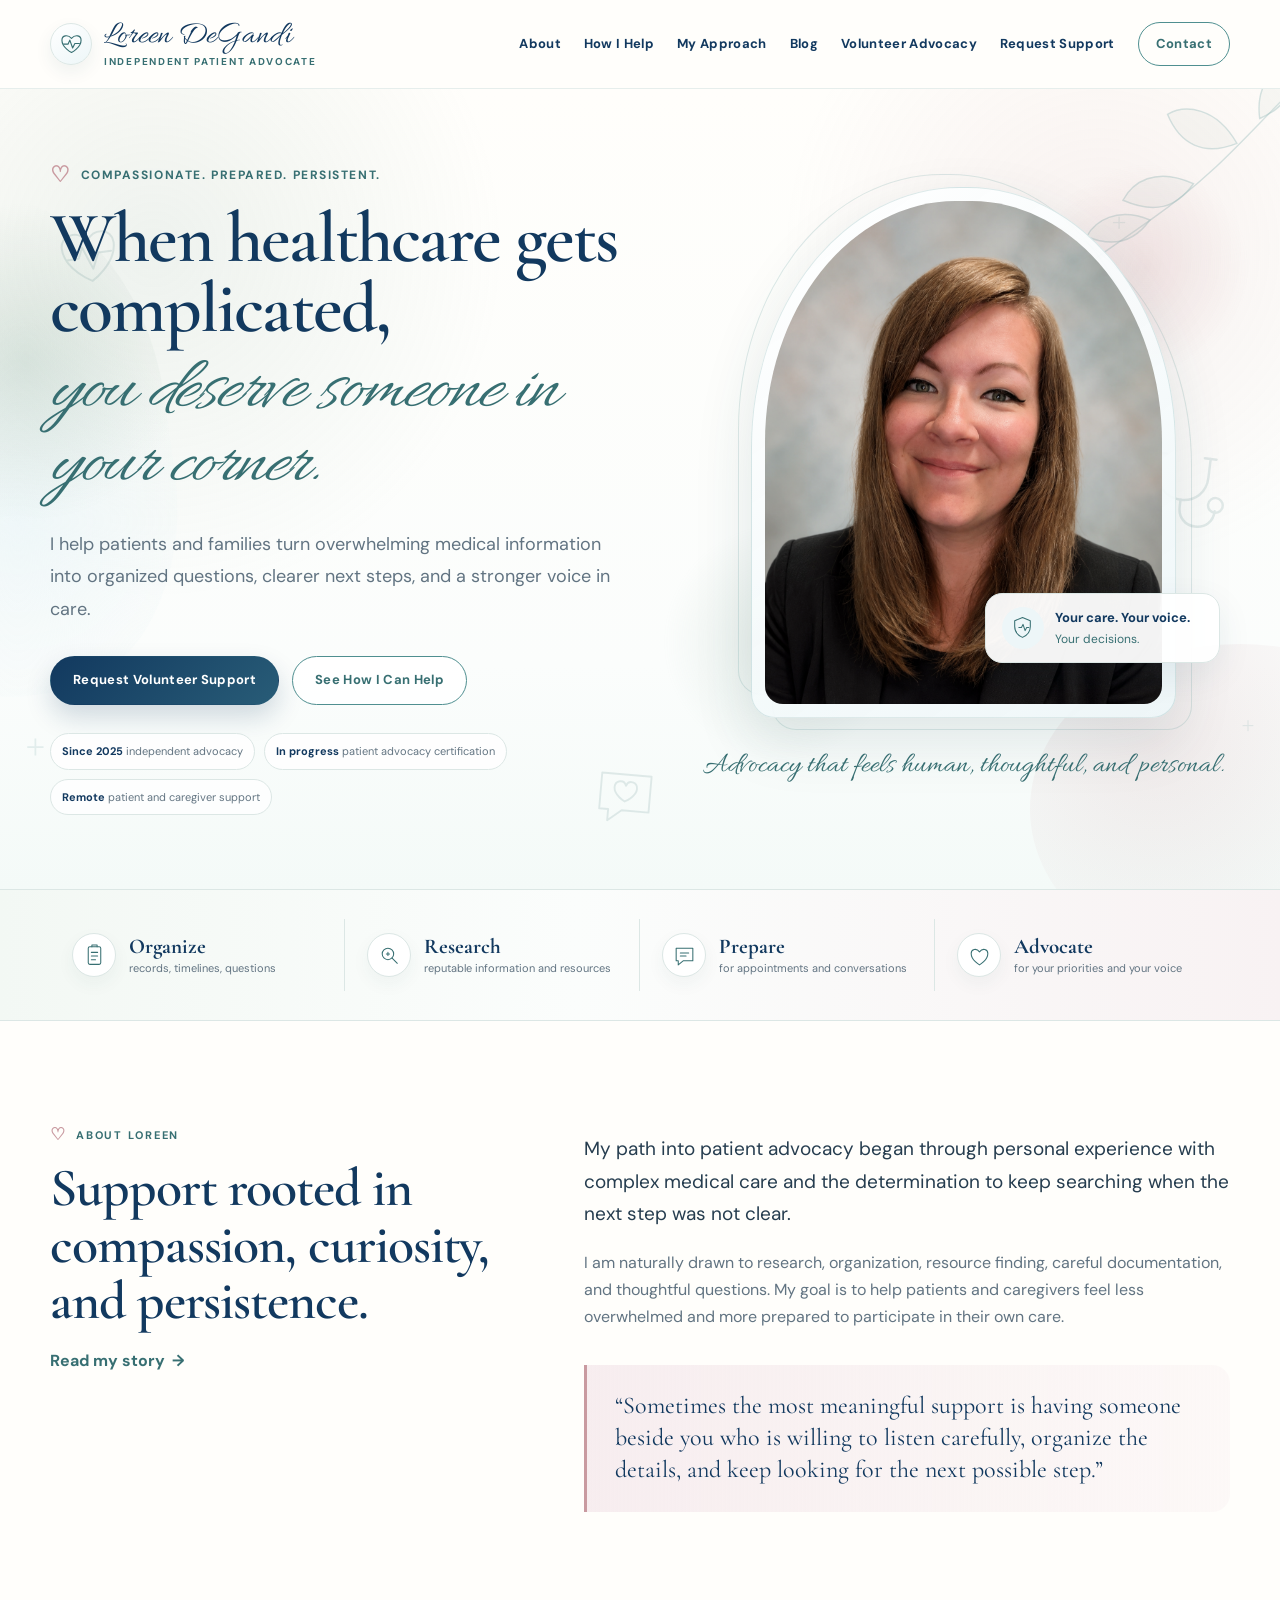
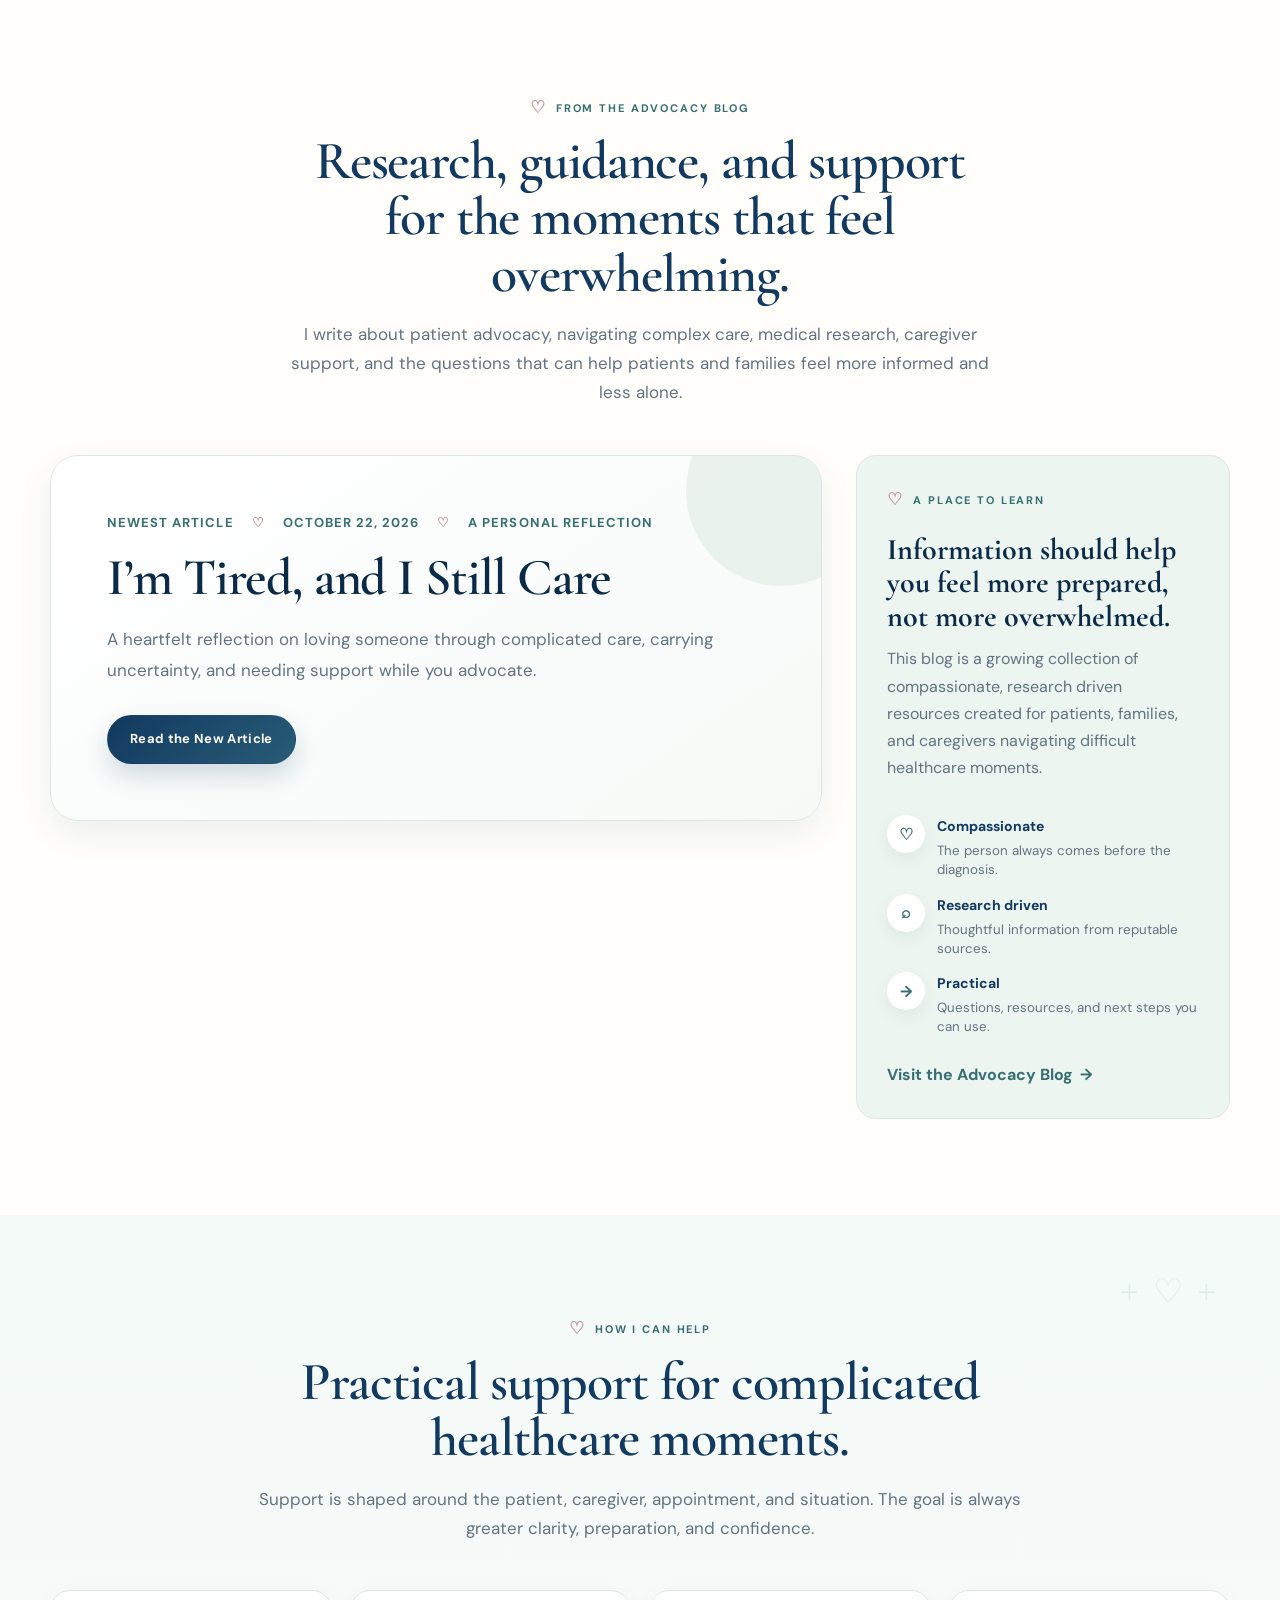
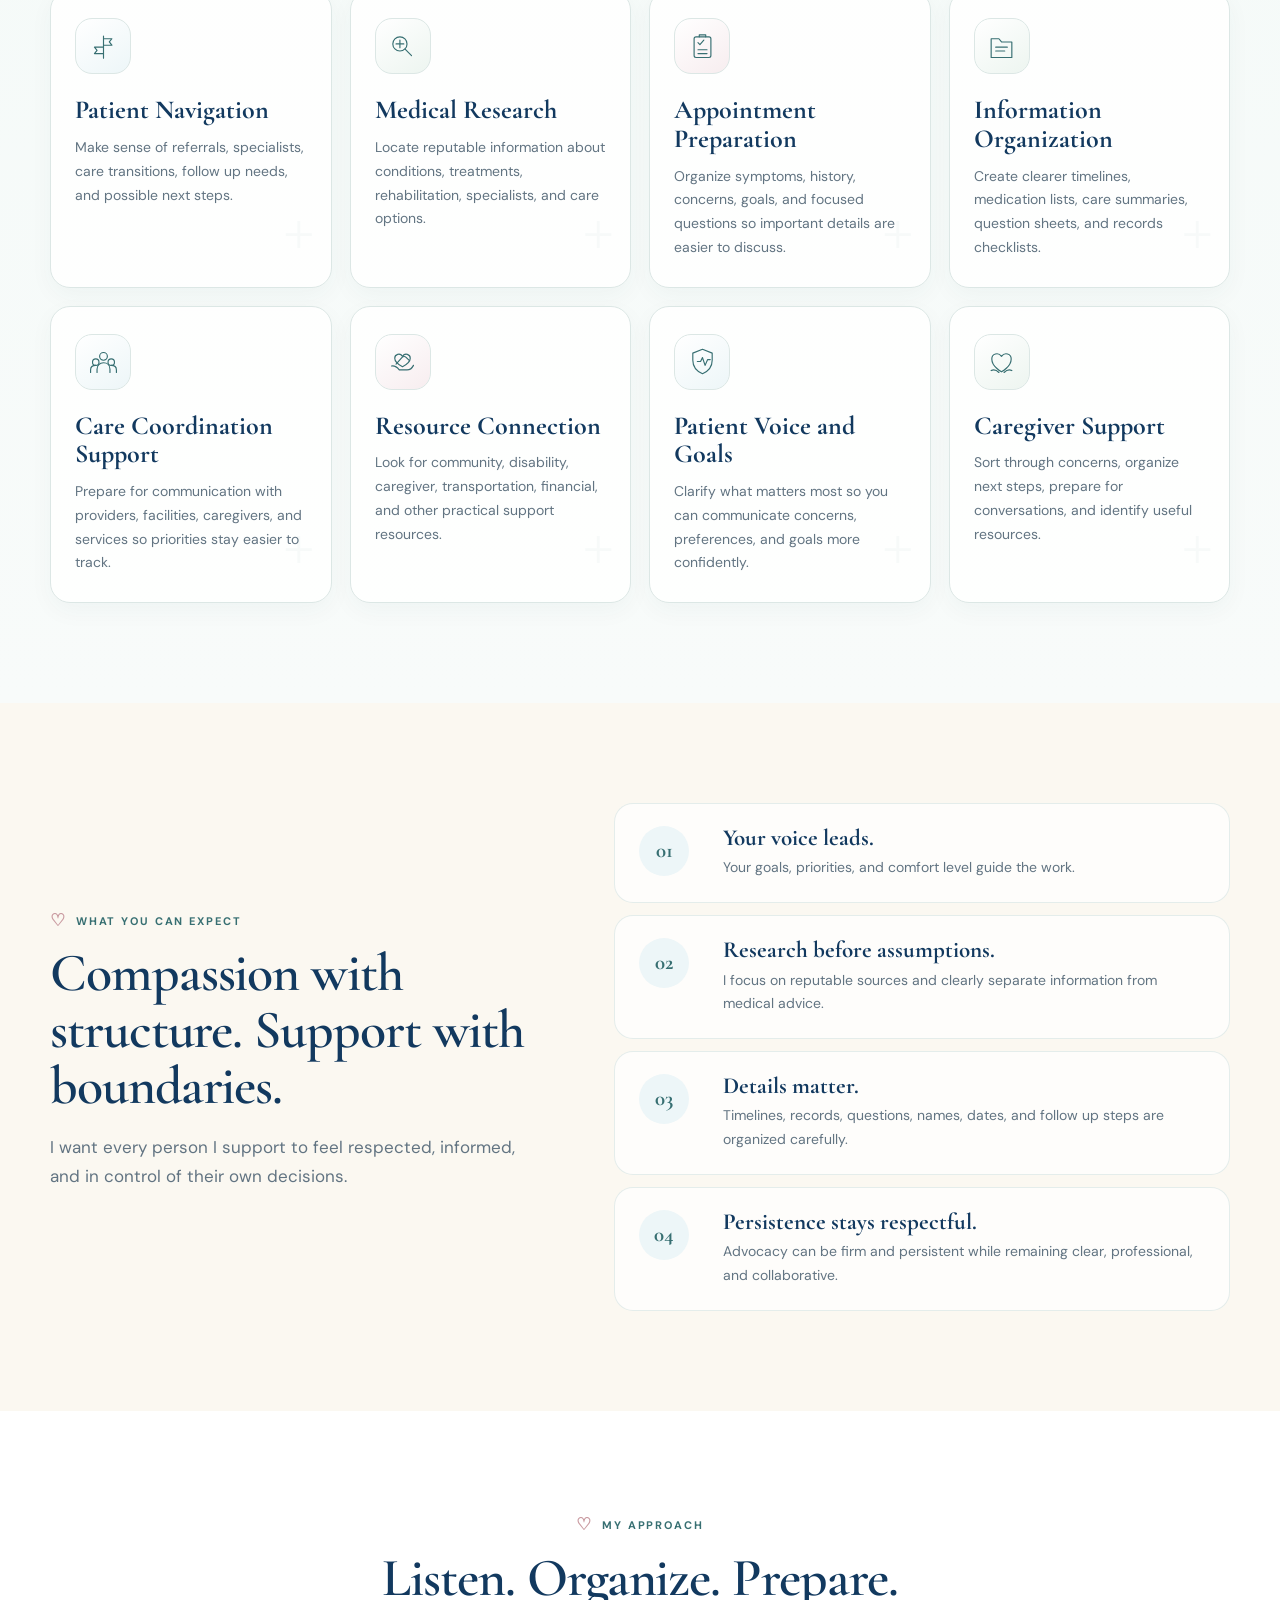
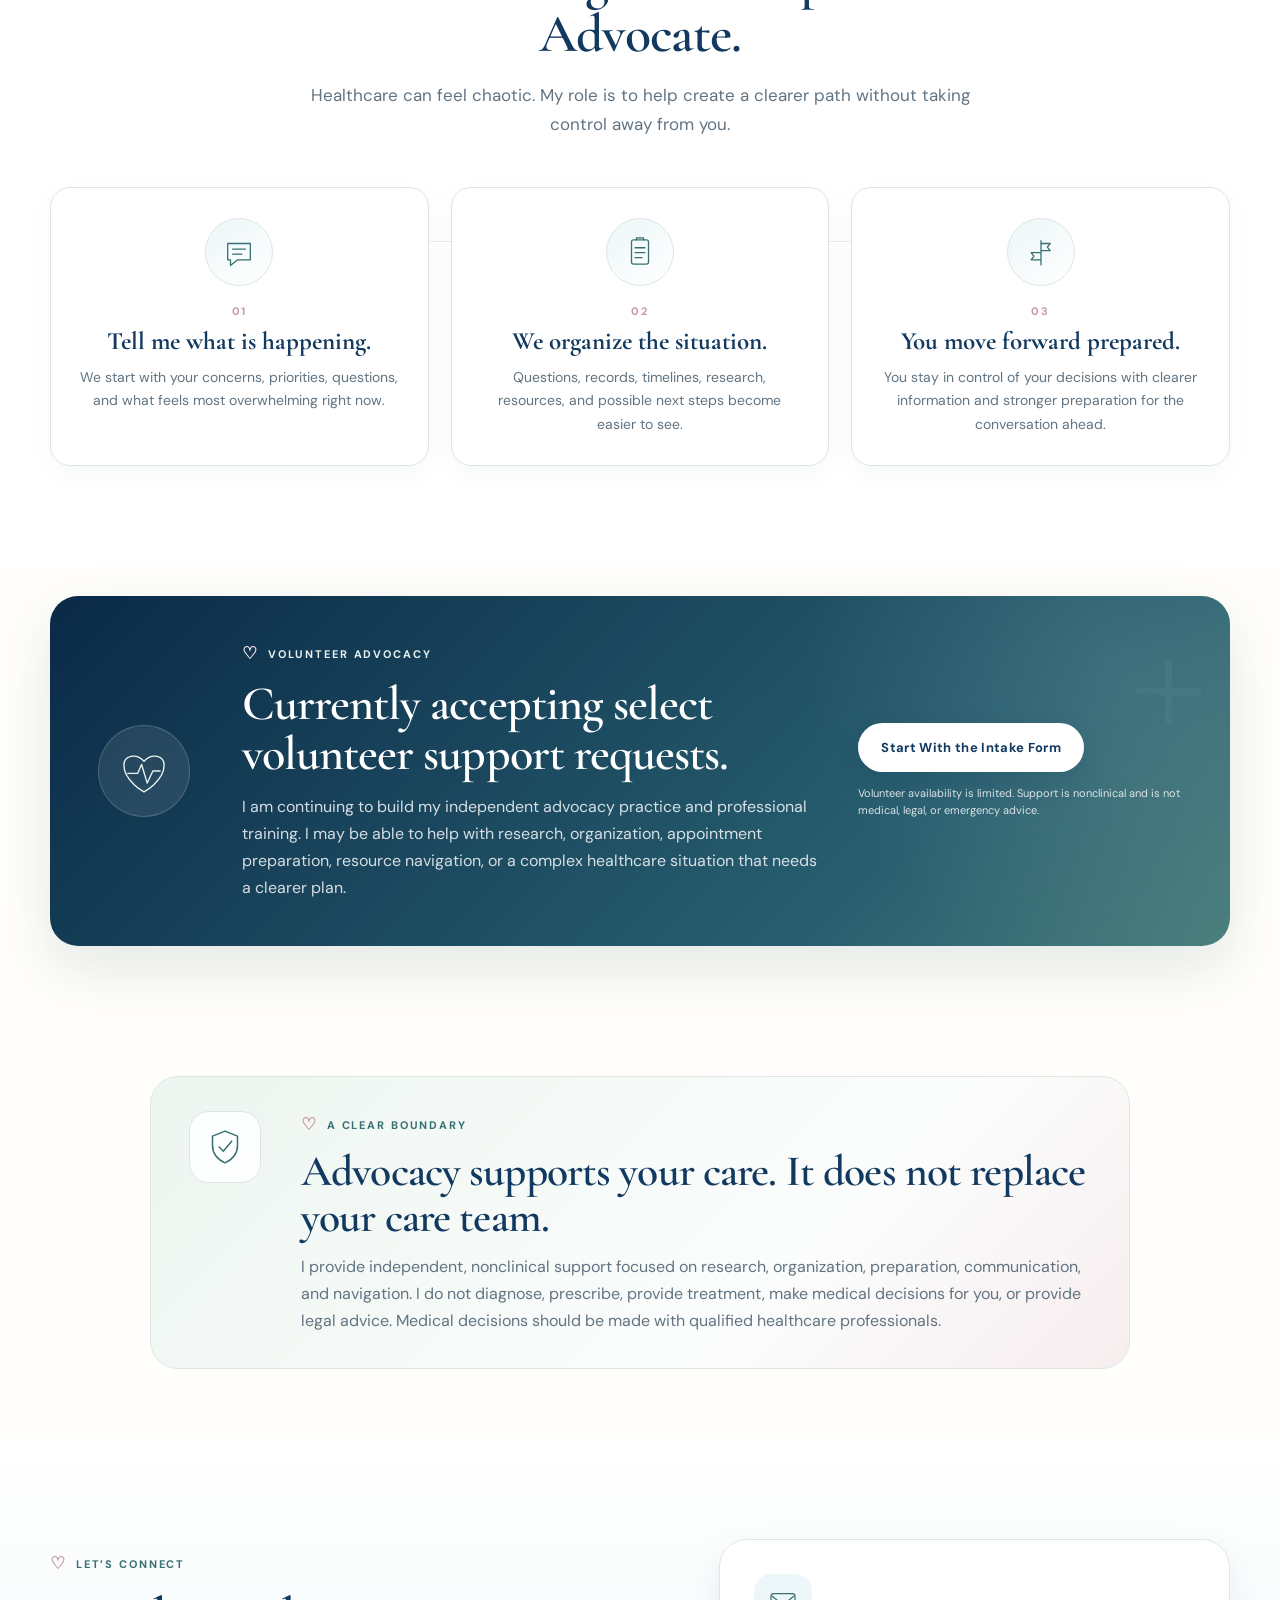
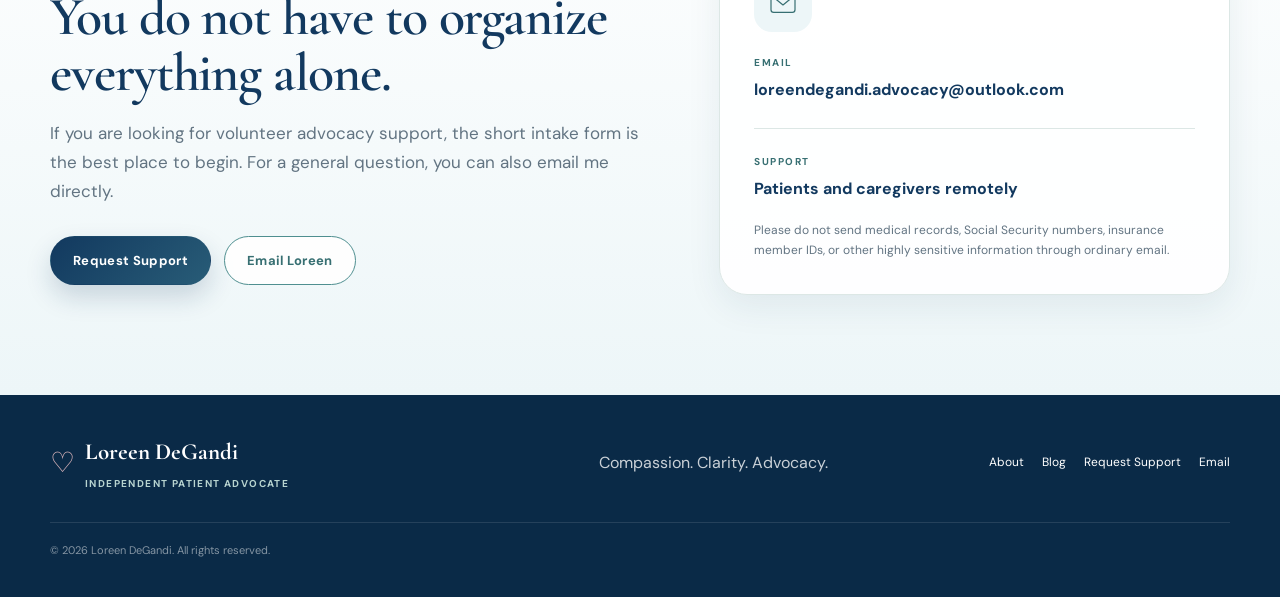
<file: index.html>
<!DOCTYPE html>
<html lang="en">
<head>
  <meta charset="UTF-8" />
  <meta name="viewport" content="width=device-width, initial-scale=1.0" />
  <meta name="description" content="Loreen DeGandi provides compassionate independent patient advocacy, medical research support, appointment preparation, care navigation, information organization, and caregiver support." />
  <meta name="theme-color" content="#f7fbfa" />
  <link rel="canonical" href="https://loreenalbertson-rgb.github.io/loreen-degandi-advocacy/" />
  <meta property="og:title" content="Loreen DeGandi | Independent Patient Advocate" />
  <meta property="og:description" content="Compassionate support that helps patients and families feel informed, prepared, and heard." />
  <meta property="og:type" content="website" />
  <meta property="og:url" content="https://loreenalbertson-rgb.github.io/loreen-degandi-advocacy/" />
  <title>Loreen DeGandi | Independent Patient Advocate</title>

  <link rel="preconnect" href="https://fonts.googleapis.com">
  <link rel="preconnect" href="https://fonts.gstatic.com" crossorigin>
  <link href="https://fonts.googleapis.com/css2?family=Allura&family=Cormorant+Garamond:wght@500;600;700&family=DM+Sans:wght@400;500;600;700&display=swap" rel="stylesheet">
  <link rel="stylesheet" href="styles.css?v=4" />
  <link rel="stylesheet" href="blog.css?v=1" />
</head>
<body>
  <a class="skip-link" href="#main">Skip to content</a>

  <header class="site-header">
    <div class="container nav-wrap">
      <a class="brand" href="index.html" aria-label="Loreen DeGandi home">
        <span class="brand-symbol" aria-hidden="true">
          <svg viewBox="0 0 48 48"><path d="M24 40S7 31 7 18c0-8 10-11 17-3 7-8 17-5 17 3 0 13-17 22-17 22Z"/><path d="M10 25h8l3-7 5 14 4-8h8"/></svg>
        </span>
        <span class="brand-text">
          <span class="brand-name">Loreen DeGandi</span>
          <span class="brand-role">Independent Patient Advocate</span>
        </span>
      </a>

      <button class="menu-toggle" type="button" aria-label="Open navigation" aria-expanded="false" aria-controls="site-nav">
        <span></span><span></span><span></span>
      </button>

      <nav id="site-nav" class="site-nav" aria-label="Primary navigation">
        <a href="about.html">About</a>
        <a href="#services">How I Help</a>
        <a href="#approach">My Approach</a>
        <a href="blog.html">Blog</a>
        <a href="#volunteer">Volunteer Advocacy</a>
        <a href="intake.html">Request Support</a>
        <a class="nav-cta" href="#contact">Contact</a>
      </nav>
    </div>
  </header>

  <main id="main">
    <section class="hero" id="top">
      <div class="watercolor wash-one" aria-hidden="true"></div>
      <div class="watercolor wash-two" aria-hidden="true"></div>

      <div class="medical-doodle doodle-heart" aria-hidden="true">
        <svg viewBox="0 0 64 64"><path d="M32 54S10 42 10 24c0-11 14-15 22-4 8-11 22-7 22 4 0 18-22 30-22 30Z"/><path d="M13 34h10l4-9 7 19 6-13h11"/></svg>
      </div>
      <div class="medical-doodle doodle-stethoscope" aria-hidden="true">
        <svg viewBox="0 0 64 64"><path d="M15 10v13c0 10 7 17 17 17s17-7 17-17V10"/><path d="M11 10h8M45 10h8M32 40v5c0 7 5 12 12 12s12-5 12-12"/><circle cx="56" cy="41" r="5"/></svg>
      </div>
      <div class="medical-doodle doodle-chat" aria-hidden="true">
        <svg viewBox="0 0 64 64"><path d="M10 12h44v32H30L18 54V44h-8Z"/><path d="M32 36s-10-5-10-12c0-6 8-8 10-2 2-6 10-4 10 2 0 7-10 12-10 12Z"/></svg>
      </div>
      <div class="medical-plus plus-one" aria-hidden="true">+</div>
      <div class="medical-plus plus-two" aria-hidden="true">+</div>
      <div class="medical-plus plus-three" aria-hidden="true">+</div>

      <div class="botanical botanical-top" aria-hidden="true">
        <svg viewBox="0 0 280 220"><path d="M267 5C226 46 197 81 139 122 91 156 48 185 8 213"/><path d="M221 49c-20-35-50-38-67-28 12 29 35 41 67 28Z"/><path d="M179 88c-37-17-59-1-68 16 30 13 51 8 68-16Z"/><path d="M137 123c-32-13-53 1-61 16 26 11 46 5 61-16Z"/><path d="M243 25c-4-30 11-48 30-55 6 26-4 44-30 55Z"/></svg>
      </div>

      <div class="container hero-grid">
        <div class="hero-copy">
          <div class="eyebrow"><span class="eyebrow-icon" aria-hidden="true">♡</span> Compassionate. Prepared. Persistent.</div>
          <h1>When healthcare gets complicated, <em>you deserve someone in your corner.</em></h1>
          <p class="hero-lead">I help patients and families turn overwhelming medical information into organized questions, clearer next steps, and a stronger voice in care.</p>

          <div class="hero-actions">
            <a class="button button-primary" href="intake.html">Request Volunteer Support</a>
            <a class="button button-secondary" href="#services">See How I Can Help</a>
          </div>

          <div class="trust-chips" aria-label="Professional highlights">
            <span><strong>Since 2025</strong> independent advocacy</span>
            <span><strong>In progress</strong> patient advocacy certification</span>
            <span><strong>Remote</strong> patient and caregiver support</span>
          </div>
        </div>

        <div class="hero-visual">
          <div class="portrait-card">
            <div class="portrait-accent portrait-accent-one" aria-hidden="true"></div>
            <div class="portrait-accent portrait-accent-two" aria-hidden="true"></div>
            <img src="loreen-headshot.png" alt="Professional headshot of Loreen DeGandi" />
            <div class="portrait-badge">
              <span class="badge-icon" aria-hidden="true">
                <svg viewBox="0 0 48 48"><path d="M24 5 39 11v11c0 10-6 17-15 21C15 39 9 32 9 22V11Z"/><path d="M17 24h5l3-6 4 12 3-6h4"/></svg>
              </span>
              <span><strong>Your care. Your voice.</strong><small>Your decisions.</small></span>
            </div>
          </div>
          <p class="portrait-signature">Advocacy that feels human, thoughtful, and personal.</p>
        </div>
      </div>
    </section>

    <section class="advocacy-ribbon" aria-label="Core advocacy support">
      <div class="container ribbon-grid">
        <div class="ribbon-item">
          <span class="ribbon-icon" aria-hidden="true"><svg viewBox="0 0 48 48"><rect x="12" y="7" width="24" height="34" rx="3"/><path d="M19 7V4h10v3M18 18h12M18 25h12M18 32h8"/></svg></span>
          <span><strong>Organize</strong><small>records, timelines, questions</small></span>
        </div>
        <div class="ribbon-item">
          <span class="ribbon-icon" aria-hidden="true"><svg viewBox="0 0 48 48"><circle cx="21" cy="21" r="11"/><path d="m29 29 10 10M18 21h6M21 18v6"/></svg></span>
          <span><strong>Research</strong><small>reputable information and resources</small></span>
        </div>
        <div class="ribbon-item">
          <span class="ribbon-icon" aria-hidden="true"><svg viewBox="0 0 48 48"><path d="M8 10h32v24H22L12 42v-8H8Z"/><path d="M16 19h16M16 25h11"/></svg></span>
          <span><strong>Prepare</strong><small>for appointments and conversations</small></span>
        </div>
        <div class="ribbon-item">
          <span class="ribbon-icon" aria-hidden="true"><svg viewBox="0 0 48 48"><path d="M24 42S8 33 8 20c0-8 10-11 16-3 6-8 16-5 16 3 0 13-16 22-16 22Z"/></svg></span>
          <span><strong>Advocate</strong><small>for your priorities and your voice</small></span>
        </div>
      </div>
    </section>

    <section class="section intro" id="about">
      <div class="container intro-grid">
        <div class="intro-heading">
          <span class="section-kicker">About Loreen</span>
          <h2>Support rooted in compassion, curiosity, and persistence.</h2>
          <a class="text-link" href="about.html">Read my story <span aria-hidden="true">→</span></a>
        </div>
        <div class="intro-copy">
          <p class="large-copy">My path into patient advocacy began through personal experience with complex medical care and the determination to keep searching when the next step was not clear.</p>
          <p>I am naturally drawn to research, organization, resource finding, careful documentation, and thoughtful questions. My goal is to help patients and caregivers feel less overwhelmed and more prepared to participate in their own care.</p>
          <blockquote>“Sometimes the most meaningful support is having someone beside you who is willing to listen carefully, organize the details, and keep looking for the next possible step.”</blockquote>
        </div>
      </div>
    </section>

    <section class="blog-index" aria-labelledby="home-blog-title">
      <div class="container">
        <div class="section-heading centered narrow">
          <span class="section-kicker">From the Advocacy Blog</span>
          <h2 id="home-blog-title">Research, guidance, and support for the moments that feel overwhelming.</h2>
          <p>I write about patient advocacy, navigating complex care, medical research, caregiver support, and the questions that can help patients and families feel more informed and less alone.</p>
        </div>

        <div class="blog-grid">
          <article class="featured-post">
<div class="post-meta"><span>Newest Article</span><span>October 22, 2026</span><span>A Personal Reflection</span></div>
<h2>I’m Tired, and I Still Care</h2><p>A heartfelt reflection on loving someone through complicated care, carrying uncertainty, and needing support while you advocate.</p>
<a class="button button-primary" href="im-tired-and-i-still-care.html">Read the New Article</a>
</article>

          <aside class="blog-side-card">
            <span class="section-kicker">A Place to Learn</span>
            <h3>Information should help you feel more prepared, not more overwhelmed.</h3>
            <p>This blog is a growing collection of compassionate, research driven resources created for patients, families, and caregivers navigating difficult healthcare moments.</p>
            <div class="blog-values">
              <div class="blog-value"><span>♡</span><div><strong>Compassionate</strong><small>The person always comes before the diagnosis.</small></div></div>
              <div class="blog-value"><span>⌕</span><div><strong>Research driven</strong><small>Thoughtful information from reputable sources.</small></div></div>
              <div class="blog-value"><span>→</span><div><strong>Practical</strong><small>Questions, resources, and next steps you can use.</small></div></div>
            </div>
            <p style="margin-top:24px;"><a class="text-link" href="blog.html">Visit the Advocacy Blog <span aria-hidden="true">→</span></a></p>
          </aside>
        </div>
      </div>
    </section>

    <section class="section services" id="services">
      <div class="section-symbols" aria-hidden="true">
        <span>+</span><span>♡</span><span>+</span>
      </div>
      <div class="container">
        <div class="section-heading centered">
          <span class="section-kicker">How I Can Help</span>
          <h2>Practical support for complicated healthcare moments.</h2>
          <p>Support is shaped around the patient, caregiver, appointment, and situation. The goal is always greater clarity, preparation, and confidence.</p>
        </div>

        <div class="services-grid">
          <article class="service-card">
            <span class="service-icon" aria-hidden="true"><svg viewBox="0 0 48 48"><path d="M24 42V8M24 12h13l-4 5 4 5H24M24 25H10l4 5-4 5h14"/></svg></span>
            <h3>Patient Navigation</h3>
            <p>Make sense of referrals, specialists, care transitions, follow up needs, and possible next steps.</p>
          </article>
          <article class="service-card">
            <span class="service-icon" aria-hidden="true"><svg viewBox="0 0 48 48"><circle cx="20" cy="20" r="11"/><path d="m28 28 10 10M20 14v12M14 20h12"/></svg></span>
            <h3>Medical Research</h3>
            <p>Locate reputable information about conditions, treatments, rehabilitation, specialists, and care options.</p>
          </article>
          <article class="service-card">
            <span class="service-icon" aria-hidden="true"><svg viewBox="0 0 48 48"><rect x="11" y="9" width="26" height="32" rx="3"/><path d="M19 9V6h10v3M17 18l3 3 6-7M17 29h14M17 35h14"/></svg></span>
            <h3>Appointment Preparation</h3>
            <p>Organize symptoms, history, concerns, goals, and focused questions so important details are easier to discuss.</p>
          </article>
          <article class="service-card">
            <span class="service-icon" aria-hidden="true"><svg viewBox="0 0 48 48"><path d="M8 12h12l4 5h16v24H8Z"/><path d="M15 25h18M15 31h14"/></svg></span>
            <h3>Information Organization</h3>
            <p>Create clearer timelines, medication lists, care summaries, question sheets, and records checklists.</p>
          </article>
          <article class="service-card">
            <span class="service-icon" aria-hidden="true"><svg viewBox="0 0 48 48"><circle cx="24" cy="16" r="6"/><circle cx="12" cy="25" r="5"/><circle cx="36" cy="25" r="5"/><path d="M14 41v-5c0-6 4-10 10-10s10 4 10 10v5M4 41v-4c0-4 3-7 8-7M44 41v-4c0-4-3-7-8-7"/></svg></span>
            <h3>Care Coordination Support</h3>
            <p>Prepare for communication with providers, facilities, caregivers, and services so priorities stay easier to track.</p>
          </article>
          <article class="service-card">
            <span class="service-icon" aria-hidden="true"><svg viewBox="0 0 48 48"><path d="M7 31c5-1 8 1 12 6h12c5 0 8-3 10-7M14 28l9-10c2-2 5-2 7 0l4 4"/><path d="M24 16c-4-6-12-3-12 3 0 7 12 13 12 13s12-6 12-13c0-6-8-9-12-3Z"/></svg></span>
            <h3>Resource Connection</h3>
            <p>Look for community, disability, caregiver, transportation, financial, and other practical support resources.</p>
          </article>
          <article class="service-card">
            <span class="service-icon" aria-hidden="true"><svg viewBox="0 0 48 48"><path d="M24 5 39 11v11c0 10-6 17-15 21C15 39 9 32 9 22V11Z"/><path d="M16 24h5l3-6 4 12 4-9h4"/></svg></span>
            <h3>Patient Voice and Goals</h3>
            <p>Clarify what matters most so you can communicate concerns, preferences, and goals more confidently.</p>
          </article>
          <article class="service-card">
            <span class="service-icon" aria-hidden="true"><svg viewBox="0 0 48 48"><path d="M24 40S9 32 9 20c0-8 10-11 15-4 5-7 15-4 15 4 0 12-15 20-15 20Z"/><path d="M8 38c4-2 8-1 12 3M40 38c-4-2-8-1-12 3"/></svg></span>
            <h3>Caregiver Support</h3>
            <p>Sort through concerns, organize next steps, prepare for conversations, and identify useful resources.</p>
          </article>
        </div>
      </div>
    </section>

    <section class="section principles">
      <div class="container principles-grid">
        <div class="principles-copy">
          <span class="section-kicker">What You Can Expect</span>
          <h2>Compassion with structure. Support with boundaries.</h2>
          <p>I want every person I support to feel respected, informed, and in control of their own decisions.</p>
        </div>
        <div class="principle-list">
          <article><span>01</span><div><h3>Your voice leads.</h3><p>Your goals, priorities, and comfort level guide the work.</p></div></article>
          <article><span>02</span><div><h3>Research before assumptions.</h3><p>I focus on reputable sources and clearly separate information from medical advice.</p></div></article>
          <article><span>03</span><div><h3>Details matter.</h3><p>Timelines, records, questions, names, dates, and follow up steps are organized carefully.</p></div></article>
          <article><span>04</span><div><h3>Persistence stays respectful.</h3><p>Advocacy can be firm and persistent while remaining clear, professional, and collaborative.</p></div></article>
        </div>
      </div>
    </section>

    <section class="section approach" id="approach">
      <div class="container">
        <div class="section-heading centered narrow">
          <span class="section-kicker">My Approach</span>
          <h2>Listen. Organize. Prepare. Advocate.</h2>
          <p>Healthcare can feel chaotic. My role is to help create a clearer path without taking control away from you.</p>
        </div>

        <div class="approach-steps">
          <article>
            <span class="step-symbol" aria-hidden="true"><svg viewBox="0 0 48 48"><path d="M8 12h32v23H22L12 43v-8H8Z"/><path d="M15 20h18M15 27h13"/></svg></span>
            <span class="step-number">01</span>
            <h3>Tell me what is happening.</h3>
            <p>We start with your concerns, priorities, questions, and what feels most overwhelming right now.</p>
          </article>
          <article>
            <span class="step-symbol" aria-hidden="true"><svg viewBox="0 0 48 48"><rect x="12" y="7" width="24" height="34" rx="3"/><path d="M19 7V4h10v3M17 18h14M17 25h14M17 32h10"/></svg></span>
            <span class="step-number">02</span>
            <h3>We organize the situation.</h3>
            <p>Questions, records, timelines, research, resources, and possible next steps become easier to see.</p>
          </article>
          <article>
            <span class="step-symbol" aria-hidden="true"><svg viewBox="0 0 48 48"><path d="M24 42V8M24 12h13l-4 5 4 5H24M24 25H10l4 5-4 5h14"/></svg></span>
            <span class="step-number">03</span>
            <h3>You move forward prepared.</h3>
            <p>You stay in control of your decisions with clearer information and stronger preparation for the conversation ahead.</p>
          </article>
        </div>
      </div>
    </section>

    <section class="section volunteer" id="volunteer">
      <div class="container volunteer-card">
        <div class="volunteer-symbol" aria-hidden="true">
          <svg viewBox="0 0 72 72"><path d="M36 62S11 48 11 29c0-12 15-16 25-5 10-11 25-7 25 5 0 19-25 33-25 33Z"/><path d="M16 39h12l5-11 7 23 7-15h9"/></svg>
        </div>
        <div class="volunteer-copy">
          <span class="section-kicker light">Volunteer Advocacy</span>
          <h2>Currently accepting select volunteer support requests.</h2>
          <p>I am continuing to build my independent advocacy practice and professional training. I may be able to help with research, organization, appointment preparation, resource navigation, or a complex healthcare situation that needs a clearer plan.</p>
        </div>
        <div class="volunteer-actions">
          <a class="button button-light" href="intake.html">Start With the Intake Form</a>
          <p>Volunteer availability is limited. Support is nonclinical and is not medical, legal, or emergency advice.</p>
        </div>
      </div>
    </section>

    <section class="section boundaries">
      <div class="container boundary-card">
        <div class="boundary-icon" aria-hidden="true"><svg viewBox="0 0 48 48"><path d="M24 5 39 11v11c0 10-6 17-15 21C15 39 9 32 9 22V11Z"/><path d="M17 24l5 5 10-12"/></svg></div>
        <div>
          <span class="section-kicker">A Clear Boundary</span>
          <h2>Advocacy supports your care. It does not replace your care team.</h2>
          <p>I provide independent, nonclinical support focused on research, organization, preparation, communication, and navigation. I do not diagnose, prescribe, provide treatment, make medical decisions for you, or provide legal advice. Medical decisions should be made with qualified healthcare professionals.</p>
        </div>
      </div>
    </section>

    <section class="section contact" id="contact">
      <div class="container contact-grid">
        <div class="contact-copy">
          <span class="section-kicker">Let’s Connect</span>
          <h2>You do not have to organize everything alone.</h2>
          <p>If you are looking for volunteer advocacy support, the short intake form is the best place to begin. For a general question, you can also email me directly.</p>
          <div class="contact-actions">
            <a class="button button-primary" href="intake.html">Request Support</a>
            <a class="button button-secondary" href="mailto:loreendegandi.advocacy@outlook.com">Email Loreen</a>
          </div>
        </div>
        <aside class="contact-card">
          <span class="contact-card-icon" aria-hidden="true"><svg viewBox="0 0 48 48"><rect x="6" y="10" width="36" height="28" rx="4"/><path d="m8 14 16 13 16-13"/></svg></span>
          <span class="small-label">Email</span>
          <a href="mailto:loreendegandi.advocacy@outlook.com">loreendegandi.advocacy@outlook.com</a>
          <hr />
          <span class="small-label">Support</span>
          <strong>Patients and caregivers remotely</strong>
          <p>Please do not send medical records, Social Security numbers, insurance member IDs, or other highly sensitive information through ordinary email.</p>
        </aside>
      </div>
    </section>
  </main>

  <footer class="site-footer">
    <div class="container footer-grid">
      <div class="footer-brand">
        <span class="footer-heart" aria-hidden="true">♡</span>
        <div><strong>Loreen DeGandi</strong><span>Independent Patient Advocate</span></div>
      </div>
      <p>Compassion. Clarity. Advocacy.</p>
      <nav class="footer-nav" aria-label="Footer navigation">
        <a href="about.html">About</a>
        <a href="blog.html">Blog</a>
        <a href="intake.html">Request Support</a>
        <a href="mailto:loreendegandi.advocacy@outlook.com">Email</a>
      </nav>
      <p class="copyright">© <span id="year"></span> Loreen DeGandi. All rights reserved.</p>
    </div>
  </footer>

  <script src="script.js?v=4"></script>
</body>
</html>
</file>
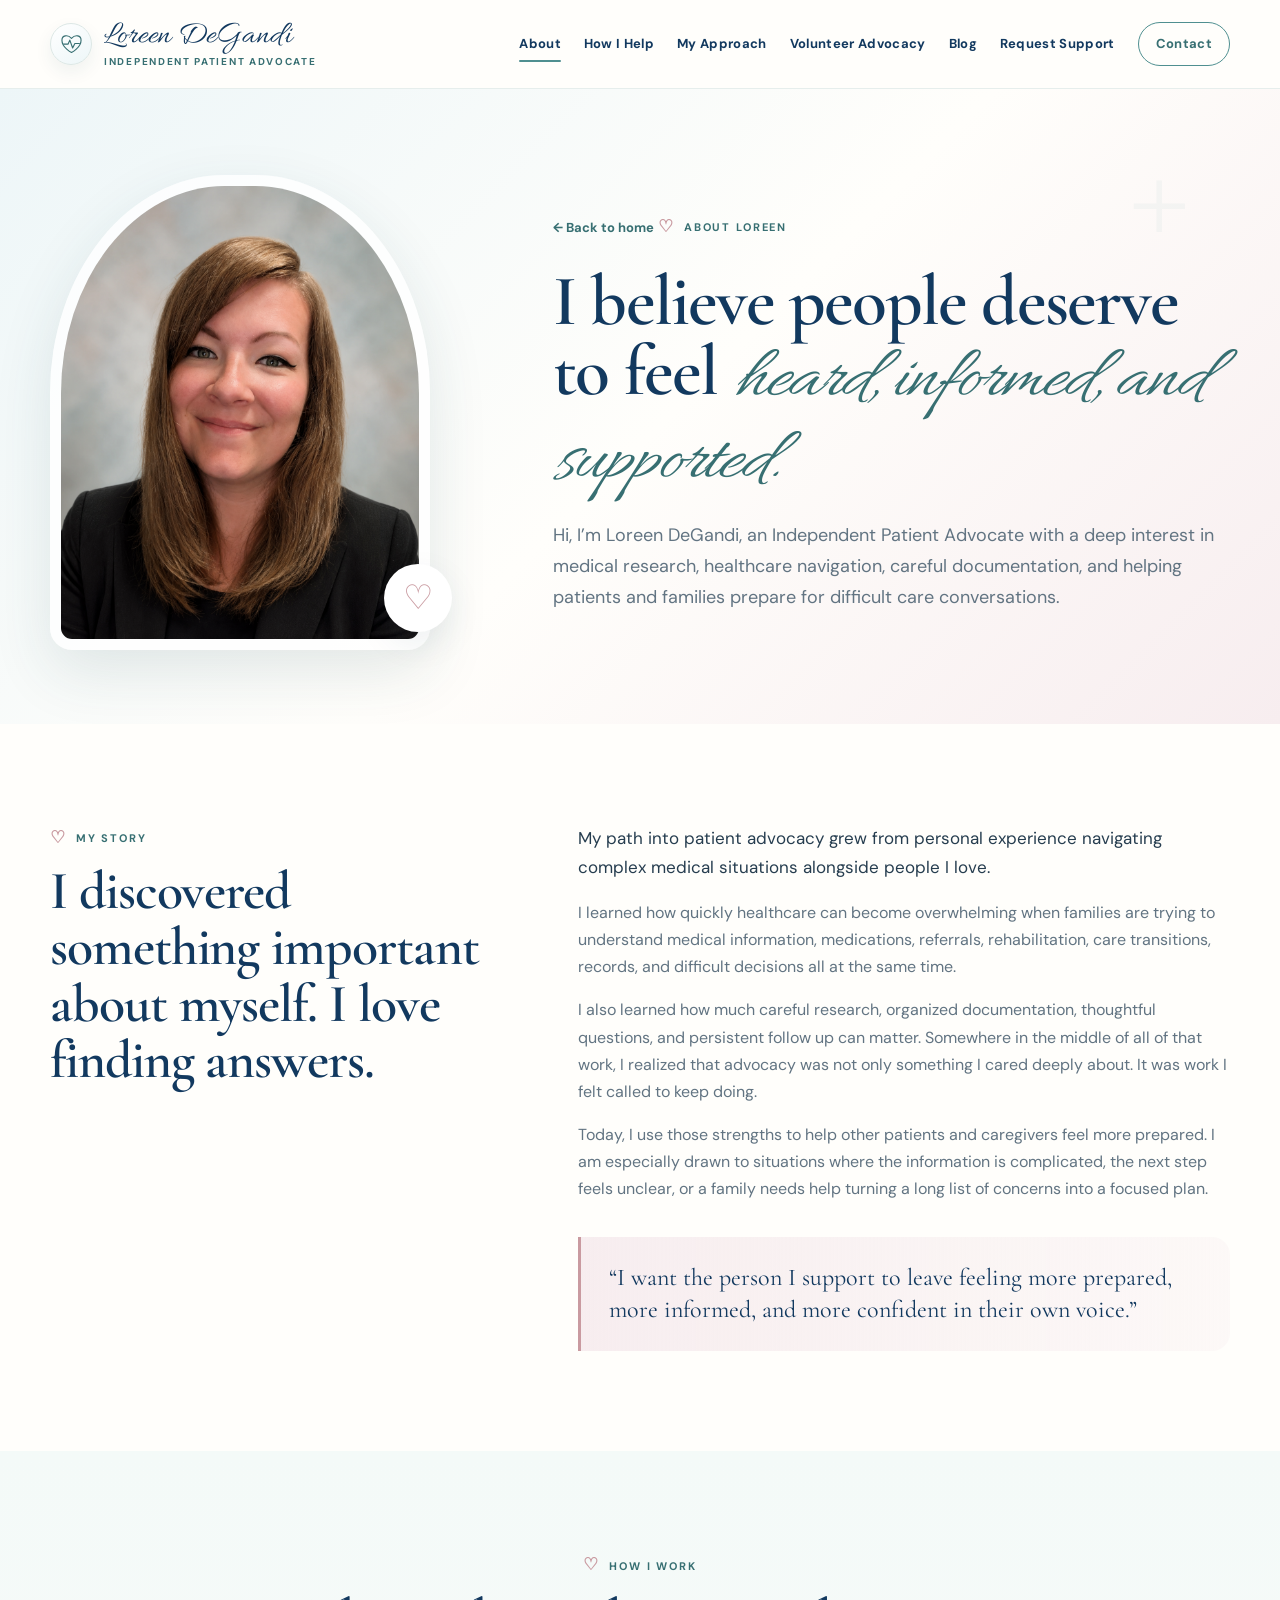
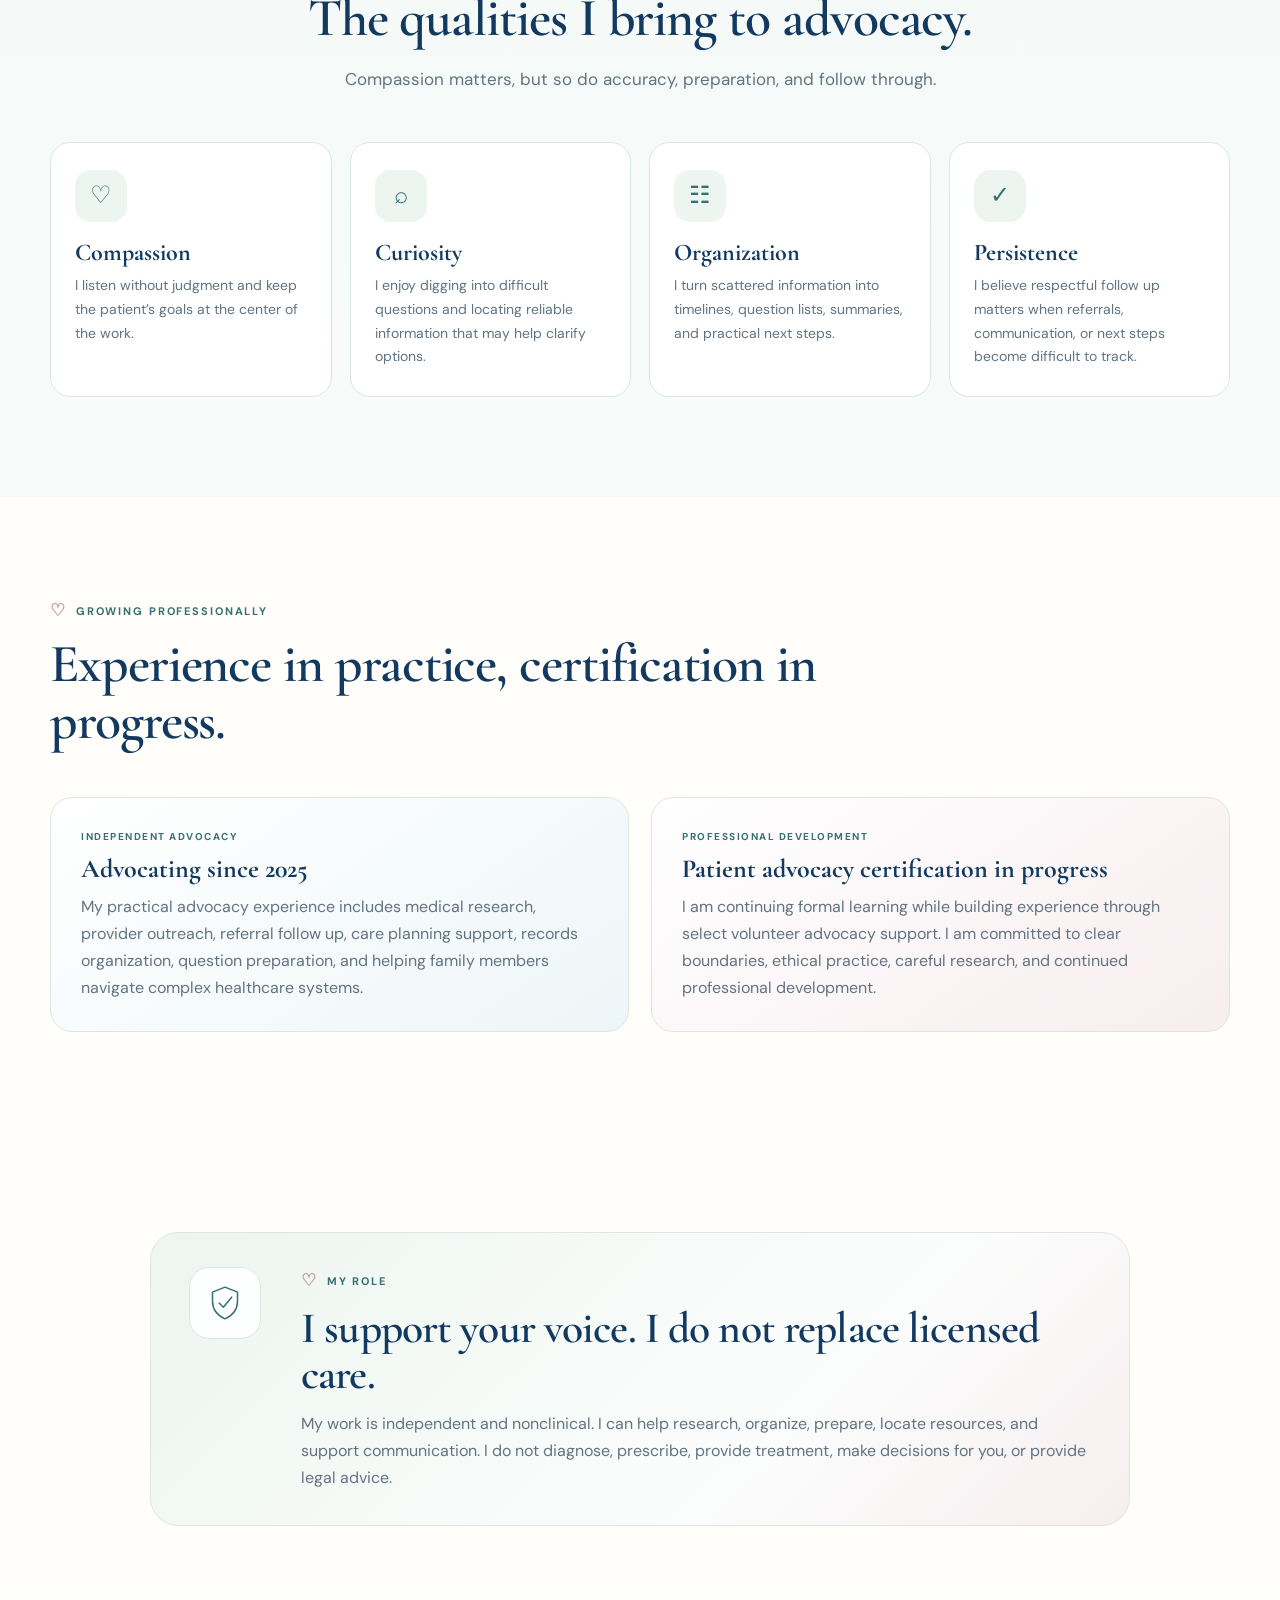
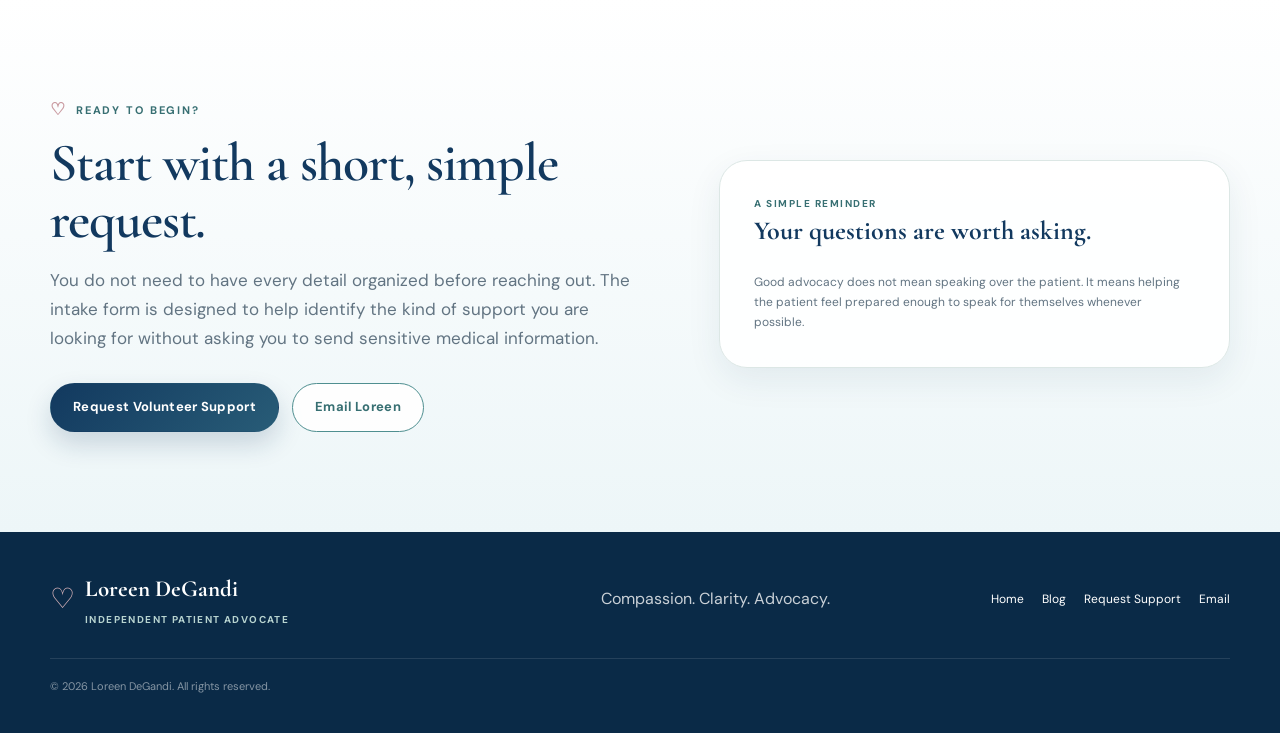
<file: about.html>
<!DOCTYPE html>
<html lang="en">
<head>
  <meta charset="UTF-8" />
  <meta name="viewport" content="width=device-width, initial-scale=1.0" />
  <meta name="description" content="Meet Loreen DeGandi, an Independent Patient Advocate focused on compassionate research, organization, preparation, and healthcare navigation support." />
  <meta name="theme-color" content="#f7fbfa" />
  <title>About Loreen | Independent Patient Advocate</title>
  <link rel="preconnect" href="https://fonts.googleapis.com">
  <link rel="preconnect" href="https://fonts.gstatic.com" crossorigin>
  <link href="https://fonts.googleapis.com/css2?family=Allura&family=Cormorant+Garamond:wght@500;600;700&family=DM+Sans:wght@400;500;600;700&display=swap" rel="stylesheet">
  <link rel="stylesheet" href="styles.css?v=4" />
</head>
<body>
  <a class="skip-link" href="#main">Skip to content</a>

  <header class="site-header">
    <div class="container nav-wrap">
      <a class="brand" href="index.html" aria-label="Loreen DeGandi home">
        <span class="brand-symbol" aria-hidden="true"><svg viewBox="0 0 48 48"><path d="M24 40S7 31 7 18c0-8 10-11 17-3 7-8 17-5 17 3 0 13-17 22-17 22Z"/><path d="M10 25h8l3-7 5 14 4-8h8"/></svg></span>
        <span class="brand-text"><span class="brand-name">Loreen DeGandi</span><span class="brand-role">Independent Patient Advocate</span></span>
      </a>
      <button class="menu-toggle" type="button" aria-label="Open navigation" aria-expanded="false" aria-controls="site-nav"><span></span><span></span><span></span></button>
      <nav id="site-nav" class="site-nav" aria-label="Primary navigation">
        <a href="about.html" aria-current="page">About</a>
        <a href="index.html#services">How I Help</a>
        <a href="index.html#approach">My Approach</a>
        <a href="index.html#volunteer">Volunteer Advocacy</a>
        <a href="intake.html">Request Support</a>
        <a class="nav-cta" href="mailto:loreendegandi.advocacy@outlook.com">Contact</a>
      </nav>
    </div>
  </header>

  <main id="main">
    <section class="page-hero">
      <div class="container about-hero-grid">
        <div class="about-portrait">
          <img src="loreen-headshot.png" alt="Professional headshot of Loreen DeGandi" />
        </div>
        <div>
          <a class="back-link" href="index.html">← Back to home</a>
          <span class="section-kicker">About Loreen</span>
          <h1>I believe people deserve to feel <em>heard, informed, and supported.</em></h1>
          <p>Hi, I’m Loreen DeGandi, an Independent Patient Advocate with a deep interest in medical research, healthcare navigation, careful documentation, and helping patients and families prepare for difficult care conversations.</p>
        </div>
      </div>
    </section>

    <section class="section">
      <div class="container story-grid">
        <div>
          <span class="section-kicker">My Story</span>
          <h2>I discovered something important about myself. I love finding answers.</h2>
        </div>
        <div class="story-copy">
          <p class="large-copy">My path into patient advocacy grew from personal experience navigating complex medical situations alongside people I love.</p>
          <p>I learned how quickly healthcare can become overwhelming when families are trying to understand medical information, medications, referrals, rehabilitation, care transitions, records, and difficult decisions all at the same time.</p>
          <p>I also learned how much careful research, organized documentation, thoughtful questions, and persistent follow up can matter. Somewhere in the middle of all of that work, I realized that advocacy was not only something I cared deeply about. It was work I felt called to keep doing.</p>
          <p>Today, I use those strengths to help other patients and caregivers feel more prepared. I am especially drawn to situations where the information is complicated, the next step feels unclear, or a family needs help turning a long list of concerns into a focused plan.</p>
          <blockquote>“I want the person I support to leave feeling more prepared, more informed, and more confident in their own voice.”</blockquote>
        </div>
      </div>
    </section>

    <section class="section services">
      <div class="container">
        <div class="section-heading centered">
          <span class="section-kicker">How I Work</span>
          <h2>The qualities I bring to advocacy.</h2>
          <p>Compassion matters, but so do accuracy, preparation, and follow through.</p>
        </div>
        <div class="values-grid">
          <article class="value-card"><span aria-hidden="true">♡</span><h3>Compassion</h3><p>I listen without judgment and keep the patient’s goals at the center of the work.</p></article>
          <article class="value-card"><span aria-hidden="true">⌕</span><h3>Curiosity</h3><p>I enjoy digging into difficult questions and locating reliable information that may help clarify options.</p></article>
          <article class="value-card"><span aria-hidden="true">☷</span><h3>Organization</h3><p>I turn scattered information into timelines, question lists, summaries, and practical next steps.</p></article>
          <article class="value-card"><span aria-hidden="true">✓</span><h3>Persistence</h3><p>I believe respectful follow up matters when referrals, communication, or next steps become difficult to track.</p></article>
        </div>
      </div>
    </section>

    <section class="section">
      <div class="container">
        <div class="section-heading">
          <span class="section-kicker">Growing Professionally</span>
          <h2>Experience in practice, certification in progress.</h2>
        </div>
        <div class="credential-panel">
          <article class="credential-box">
            <span class="small-label">Independent Advocacy</span>
            <h3>Advocating since 2025</h3>
            <p>My practical advocacy experience includes medical research, provider outreach, referral follow up, care planning support, records organization, question preparation, and helping family members navigate complex healthcare systems.</p>
          </article>
          <article class="credential-box">
            <span class="small-label">Professional Development</span>
            <h3>Patient advocacy certification in progress</h3>
            <p>I am continuing formal learning while building experience through select volunteer advocacy support. I am committed to clear boundaries, ethical practice, careful research, and continued professional development.</p>
          </article>
        </div>
      </div>
    </section>

    <section class="section boundaries">
      <div class="container boundary-card">
        <div class="boundary-icon" aria-hidden="true"><svg viewBox="0 0 48 48"><path d="M24 5 39 11v11c0 10-6 17-15 21C15 39 9 32 9 22V11Z"/><path d="M17 24l5 5 10-12"/></svg></div>
        <div>
          <span class="section-kicker">My Role</span>
          <h2>I support your voice. I do not replace licensed care.</h2>
          <p>My work is independent and nonclinical. I can help research, organize, prepare, locate resources, and support communication. I do not diagnose, prescribe, provide treatment, make decisions for you, or provide legal advice.</p>
        </div>
      </div>
    </section>

    <section class="section contact">
      <div class="container contact-grid">
        <div class="contact-copy">
          <span class="section-kicker">Ready to Begin?</span>
          <h2>Start with a short, simple request.</h2>
          <p>You do not need to have every detail organized before reaching out. The intake form is designed to help identify the kind of support you are looking for without asking you to send sensitive medical information.</p>
          <div class="contact-actions"><a class="button button-primary" href="intake.html">Request Volunteer Support</a><a class="button button-secondary" href="mailto:loreendegandi.advocacy@outlook.com">Email Loreen</a></div>
        </div>
        <aside class="contact-card">
          <span class="small-label">A simple reminder</span>
          <h3>Your questions are worth asking.</h3>
          <p>Good advocacy does not mean speaking over the patient. It means helping the patient feel prepared enough to speak for themselves whenever possible.</p>
        </aside>
      </div>
    </section>
  </main>

  <footer class="site-footer">
    <div class="container footer-grid">
      <div class="footer-brand"><span class="footer-heart" aria-hidden="true">♡</span><div><strong>Loreen DeGandi</strong><span>Independent Patient Advocate</span></div></div>
      <p>Compassion. Clarity. Advocacy.</p>
      <nav class="footer-nav" aria-label="Footer navigation"><a href="index.html">Home</a><a href="intake.html">Request Support</a><a href="mailto:loreendegandi.advocacy@outlook.com">Email</a></nav>
      <p class="copyright">© <span id="year"></span> Loreen DeGandi. All rights reserved.</p>
    </div>
  </footer>
  <script src="script.js?v=4"></script>
</body>
</html>
</file>
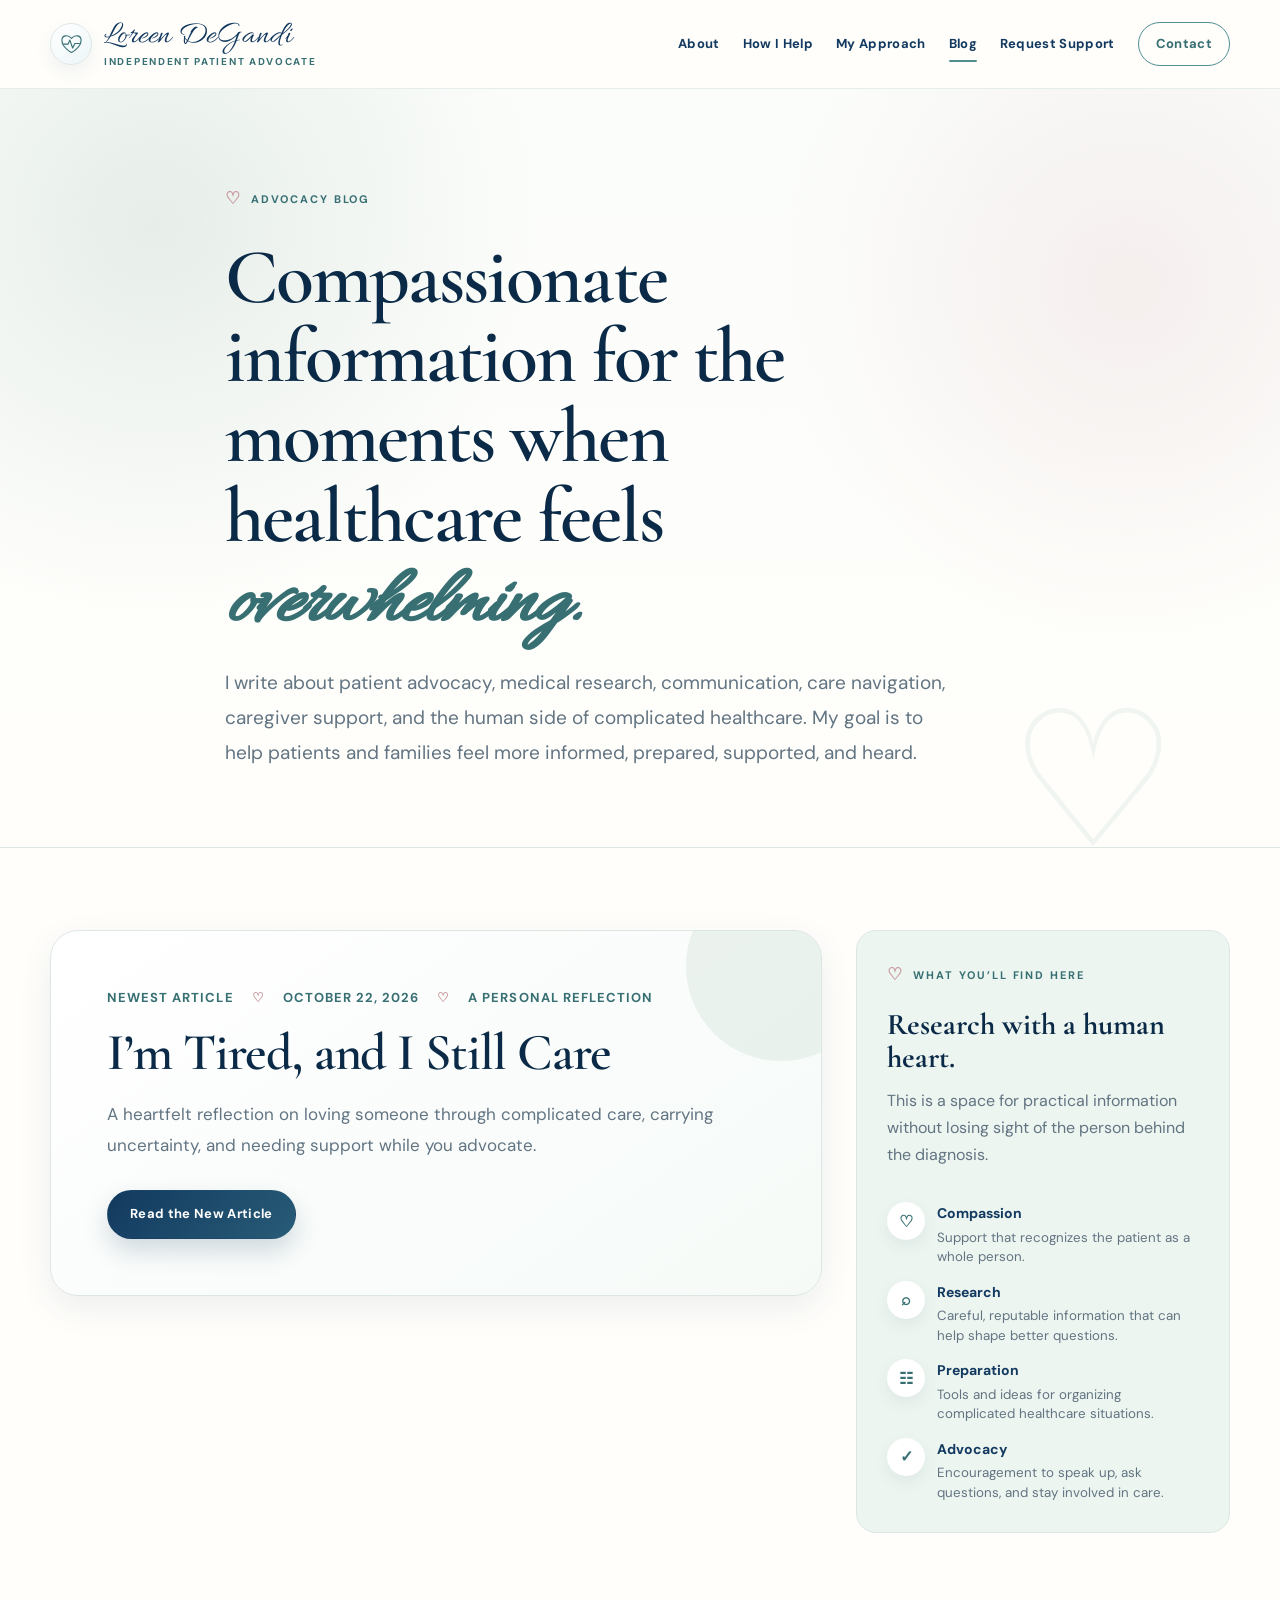
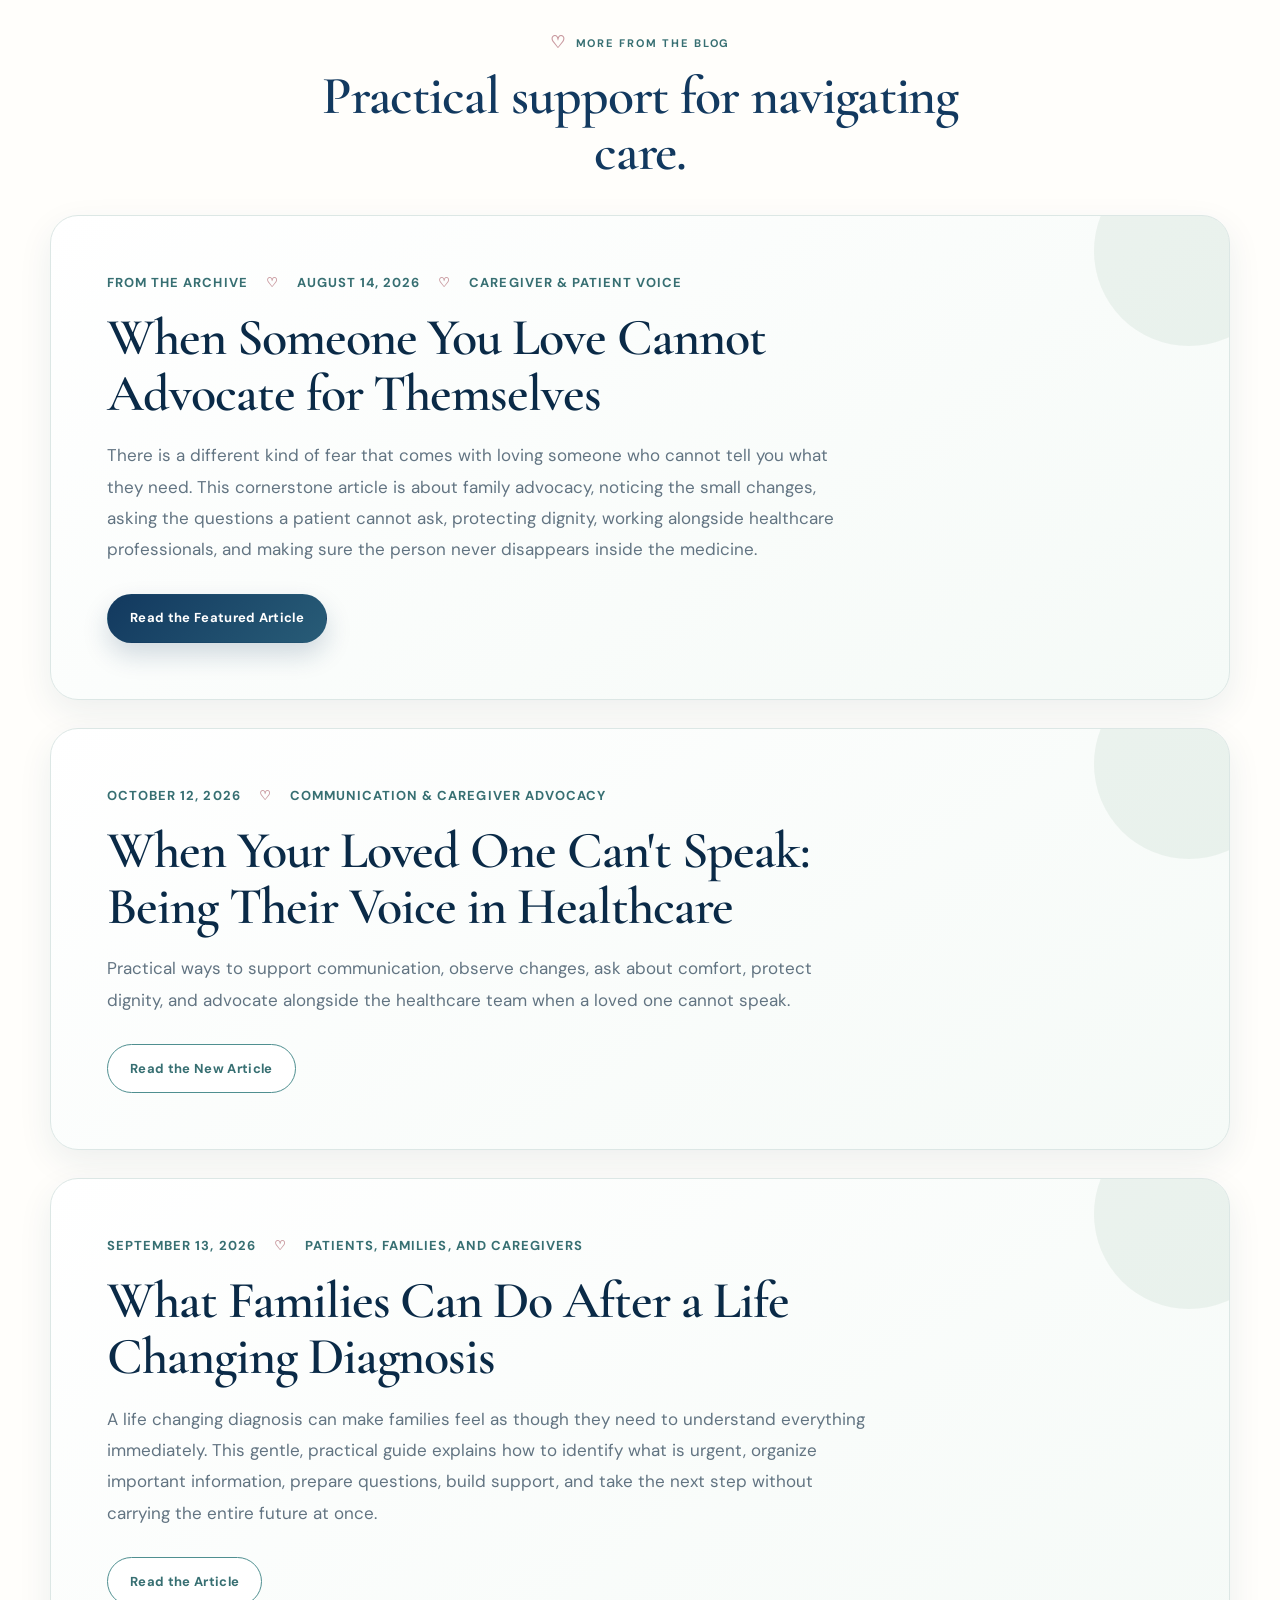
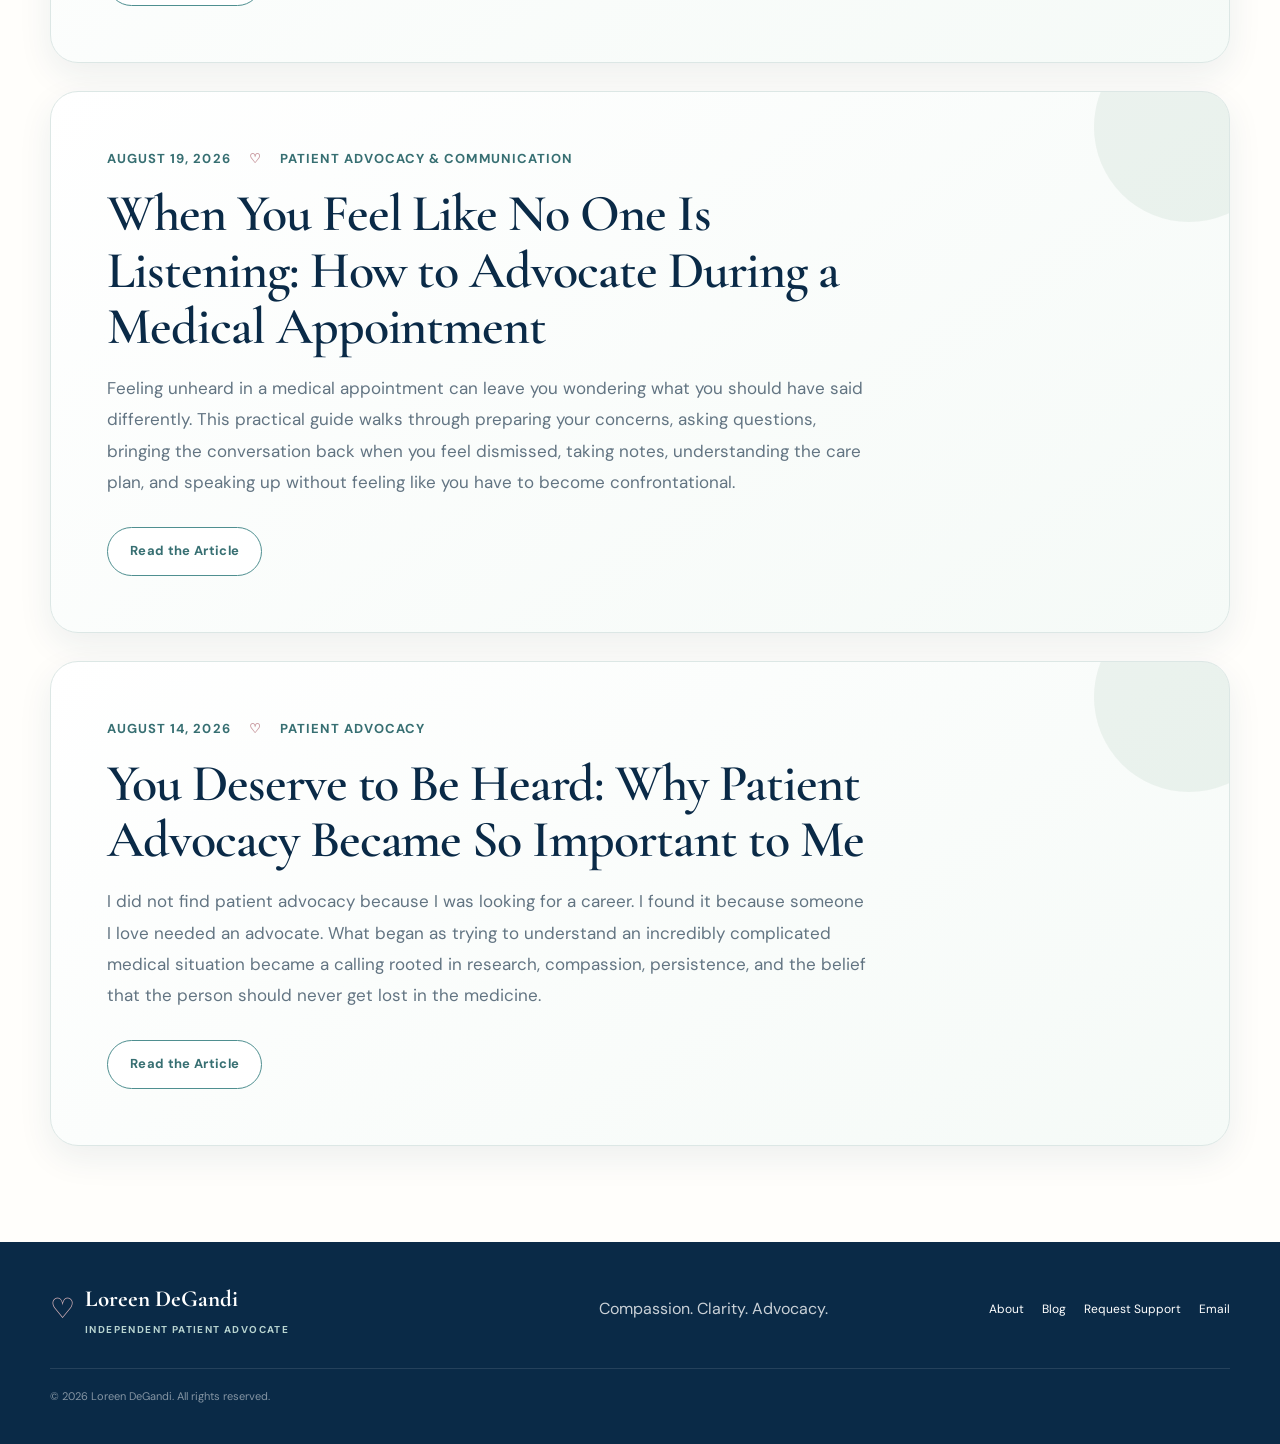
<file: blog.html>
<!DOCTYPE html>
<html lang="en">
<head>
  <meta charset="UTF-8" />
  <meta name="viewport" content="width=device-width, initial-scale=1.0" />
  <meta name="description" content="Patient advocacy articles from Loreen DeGandi focused on compassionate support, healthcare navigation, research, preparation, caregiver advocacy, and helping patients and families feel heard." />
  <meta name="theme-color" content="#f7fbfa" />
  <link rel="canonical" href="https://loreenalbertson-rgb.github.io/loreen-degandi-advocacy/blog.html" />
  <title>Advocacy Blog | Loreen DeGandi</title>
  <link rel="preconnect" href="https://fonts.googleapis.com">
  <link rel="preconnect" href="https://fonts.gstatic.com" crossorigin>
  <link href="https://fonts.googleapis.com/css2?family=Allura&family=Cormorant+Garamond:wght@500;600;700&family=DM+Sans:wght@400;500;600;700&display=swap" rel="stylesheet">
  <link rel="stylesheet" href="styles.css?v=4" />
  <link rel="stylesheet" href="blog.css?v=2" />
</head>
<body>
  <a class="skip-link" href="#main">Skip to content</a>

  <header class="site-header">
    <div class="container nav-wrap">
      <a class="brand" href="index.html" aria-label="Loreen DeGandi home">
        <span class="brand-symbol" aria-hidden="true"><svg viewBox="0 0 48 48"><path d="M24 40S7 31 7 18c0-8 10-11 17-3 7-8 17-5 17 3 0 13-17 22-17 22Z"/><path d="M10 25h8l3-7 5 14 4-8h8"/></svg></span>
        <span class="brand-text"><span class="brand-name">Loreen DeGandi</span><span class="brand-role">Independent Patient Advocate</span></span>
      </a>
      <button class="menu-toggle" type="button" aria-label="Open navigation" aria-expanded="false" aria-controls="site-nav"><span></span><span></span><span></span></button>
      <nav id="site-nav" class="site-nav" aria-label="Primary navigation">
        <a href="about.html">About</a>
        <a href="index.html#services">How I Help</a>
        <a href="index.html#approach">My Approach</a>
        <a href="blog.html" aria-current="page">Blog</a>
        <a href="intake.html">Request Support</a>
        <a class="nav-cta" href="mailto:loreendegandi.advocacy@outlook.com">Contact</a>
      </nav>
    </div>
  </header>

  <main id="main">
    <section class="blog-hero">
      <div class="container blog-hero-inner">
        <span class="section-kicker">Advocacy Blog</span>
        <h1>Compassionate information for the moments when healthcare feels <em>overwhelming.</em></h1>
        <p>I write about patient advocacy, medical research, communication, care navigation, caregiver support, and the human side of complicated healthcare. My goal is to help patients and families feel more informed, prepared, supported, and heard.</p>
      </div>
    </section>

    <section class="blog-index">
      <div class="container blog-grid">
        <article class="featured-post">
<div class="post-meta"><span>Newest Article</span><span>October 22, 2026</span><span>A Personal Reflection</span></div>
<h2>I’m Tired, and I Still Care</h2><p>A heartfelt reflection on loving someone through complicated care, carrying uncertainty, and needing support while you advocate.</p>
<a class="button button-primary" href="im-tired-and-i-still-care.html">Read the New Article</a>
</article>

        <aside class="blog-side-card">
          <span class="section-kicker">What You’ll Find Here</span>
          <h3>Research with a human heart.</h3>
          <p>This is a space for practical information without losing sight of the person behind the diagnosis.</p>
          <div class="blog-values">
            <div class="blog-value"><span>♡</span><div><strong>Compassion</strong><small>Support that recognizes the patient as a whole person.</small></div></div>
            <div class="blog-value"><span>⌕</span><div><strong>Research</strong><small>Careful, reputable information that can help shape better questions.</small></div></div>
            <div class="blog-value"><span>☷</span><div><strong>Preparation</strong><small>Tools and ideas for organizing complicated healthcare situations.</small></div></div>
            <div class="blog-value"><span>✓</span><div><strong>Advocacy</strong><small>Encouragement to speak up, ask questions, and stay involved in care.</small></div></div>
          </div>
        </aside>
      </div>
    </section>

    <section class="blog-index" style="padding-top:0;">
      <div class="container">
        <div class="section-heading centered narrow" style="margin-bottom:34px;">
          <span class="section-kicker">More From the Blog</span>
          <h2>Practical support for navigating care.</h2>
        </div>

        <article class="featured-post" style="margin-bottom:28px;">
          <div class="post-meta"><span>From the Archive</span><span>August 14, 2026</span><span>Caregiver & Patient Voice</span></div>
          <h2>When Someone You Love Cannot Advocate for Themselves</h2>
          <p>There is a different kind of fear that comes with loving someone who cannot tell you what they need. This cornerstone article is about family advocacy, noticing the small changes, asking the questions a patient cannot ask, protecting dignity, working alongside healthcare professionals, and making sure the person never disappears inside the medicine.</p>
          <a class="button button-primary" href="when-someone-you-love-cannot-advocate-for-themselves.html">Read the Featured Article</a>
        </article>
<article class="featured-post" style="margin-bottom:28px;"><div class="post-meta"><span>October 12, 2026</span><span>Communication &amp; Caregiver Advocacy</span></div><h2>When Your Loved One Can't Speak: Being Their Voice in Healthcare</h2><p>Practical ways to support communication, observe changes, ask about comfort, protect dignity, and advocate alongside the healthcare team when a loved one cannot speak.</p><a class="button button-secondary" href="when-your-loved-one-cant-speak.html">Read the New Article</a></article><article class="featured-post" style="margin-bottom:28px;">
          <div class="post-meta"><span>September 13, 2026</span><span>Patients, Families, and Caregivers</span></div>
          <h2>What Families Can Do After a Life Changing Diagnosis</h2>
          <p>A life changing diagnosis can make families feel as though they need to understand everything immediately. This gentle, practical guide explains how to identify what is urgent, organize important information, prepare questions, build support, and take the next step without carrying the entire future at once.</p>
          <a class="button button-secondary" href="what-families-can-do-after-a-life-changing-diagnosis.html">Read the Article</a>
        </article>

        <article class="featured-post" style="margin-bottom:28px;">
          <div class="post-meta"><span>August 19, 2026</span><span>Patient Advocacy & Communication</span></div>
          <h2>When You Feel Like No One Is Listening: How to Advocate During a Medical Appointment</h2>
          <p>Feeling unheard in a medical appointment can leave you wondering what you should have said differently. This practical guide walks through preparing your concerns, asking questions, bringing the conversation back when you feel dismissed, taking notes, understanding the care plan, and speaking up without feeling like you have to become confrontational.</p>
          <a class="button button-secondary" href="when-you-feel-like-no-one-is-listening.html">Read the Article</a>
        </article>

        <article class="featured-post">
          <div class="post-meta"><span>August 14, 2026</span><span>Patient Advocacy</span></div>
          <h2>You Deserve to Be Heard: Why Patient Advocacy Became So Important to Me</h2>
          <p>I did not find patient advocacy because I was looking for a career. I found it because someone I love needed an advocate. What began as trying to understand an incredibly complicated medical situation became a calling rooted in research, compassion, persistence, and the belief that the person should never get lost in the medicine.</p>
          <a class="button button-secondary" href="you-deserve-to-be-heard.html">Read the Article</a>
        </article>
      </div>
    </section>
  </main>

  <footer class="site-footer">
    <div class="container footer-grid">
      <div class="footer-brand"><span class="footer-heart" aria-hidden="true">♡</span><div><strong>Loreen DeGandi</strong><span>Independent Patient Advocate</span></div></div>
      <p>Compassion. Clarity. Advocacy.</p>
      <nav class="footer-nav" aria-label="Footer navigation"><a href="about.html">About</a><a href="blog.html">Blog</a><a href="intake.html">Request Support</a><a href="mailto:loreendegandi.advocacy@outlook.com">Email</a></nav>
      <p class="copyright">© <span id="year"></span> Loreen DeGandi. All rights reserved.</p>
    </div>
  </footer>

  <script src="script.js?v=4"></script>
</body>
</html>
</file>
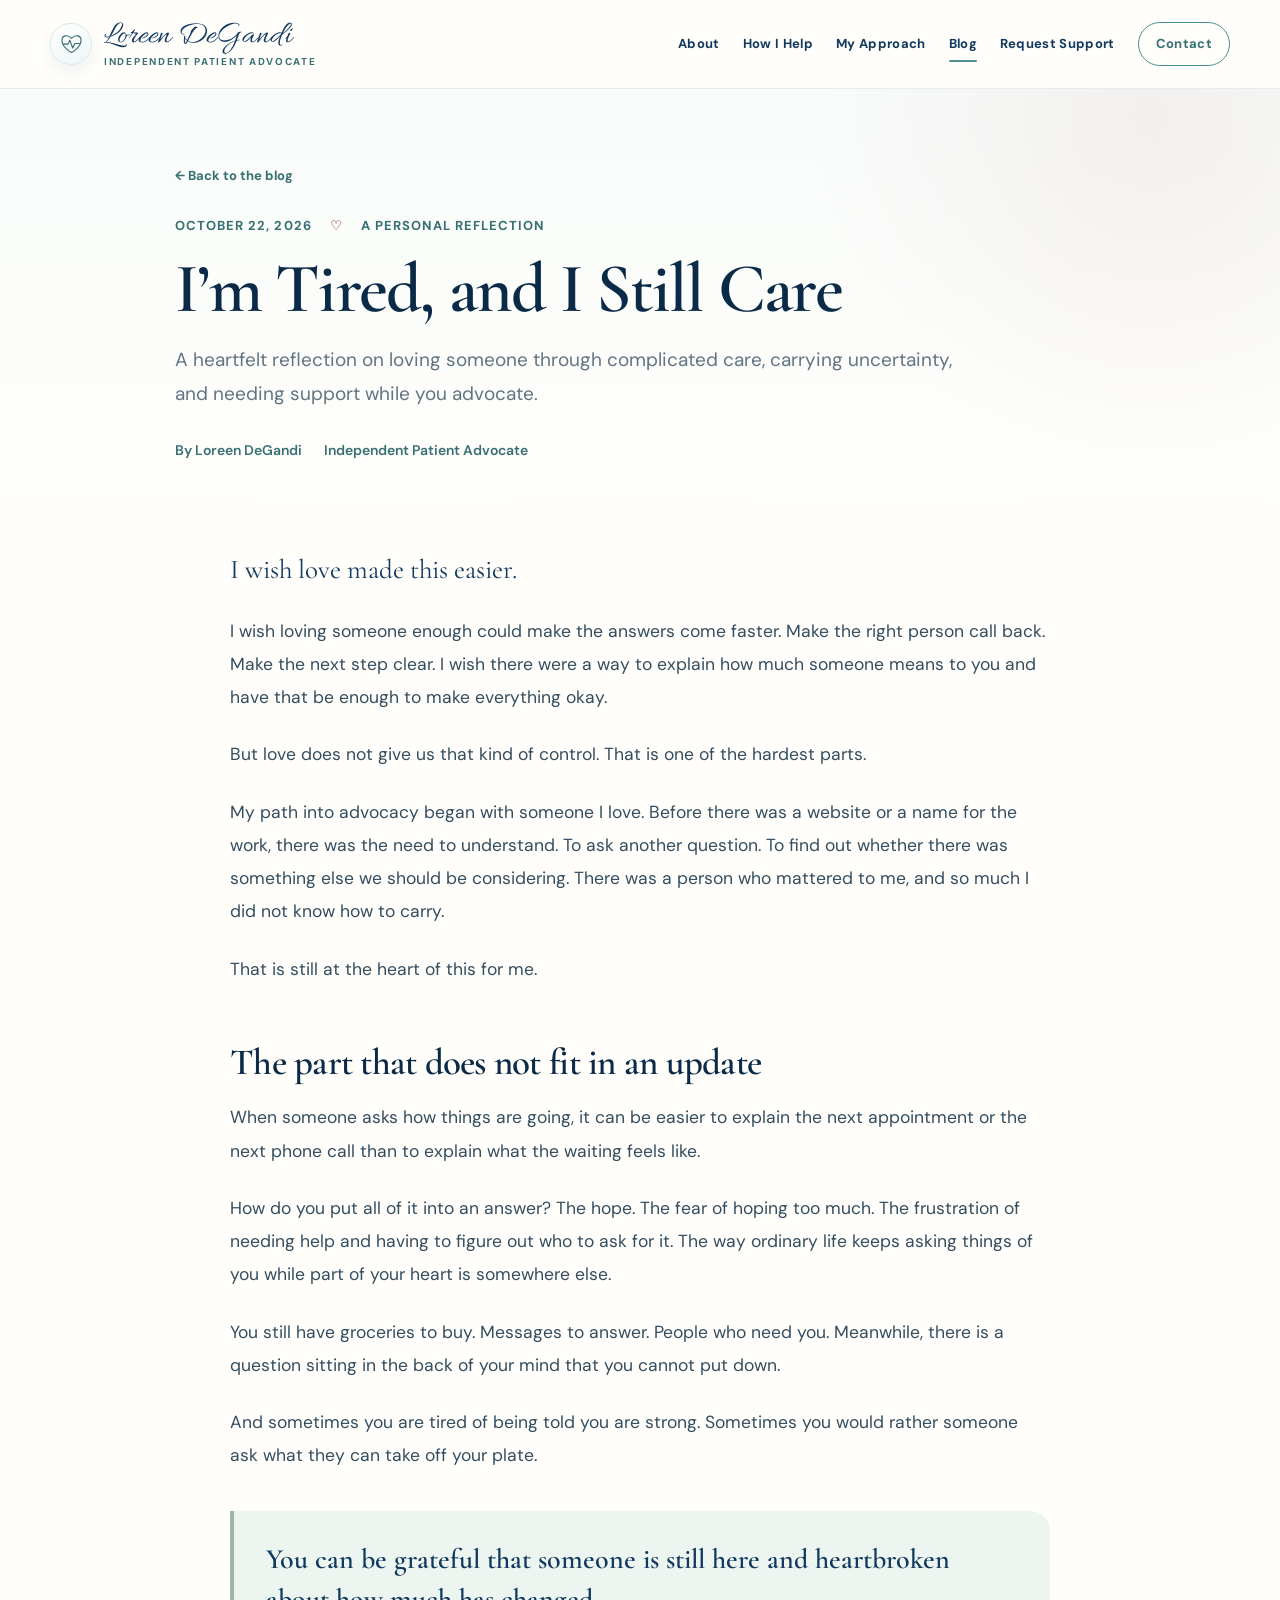
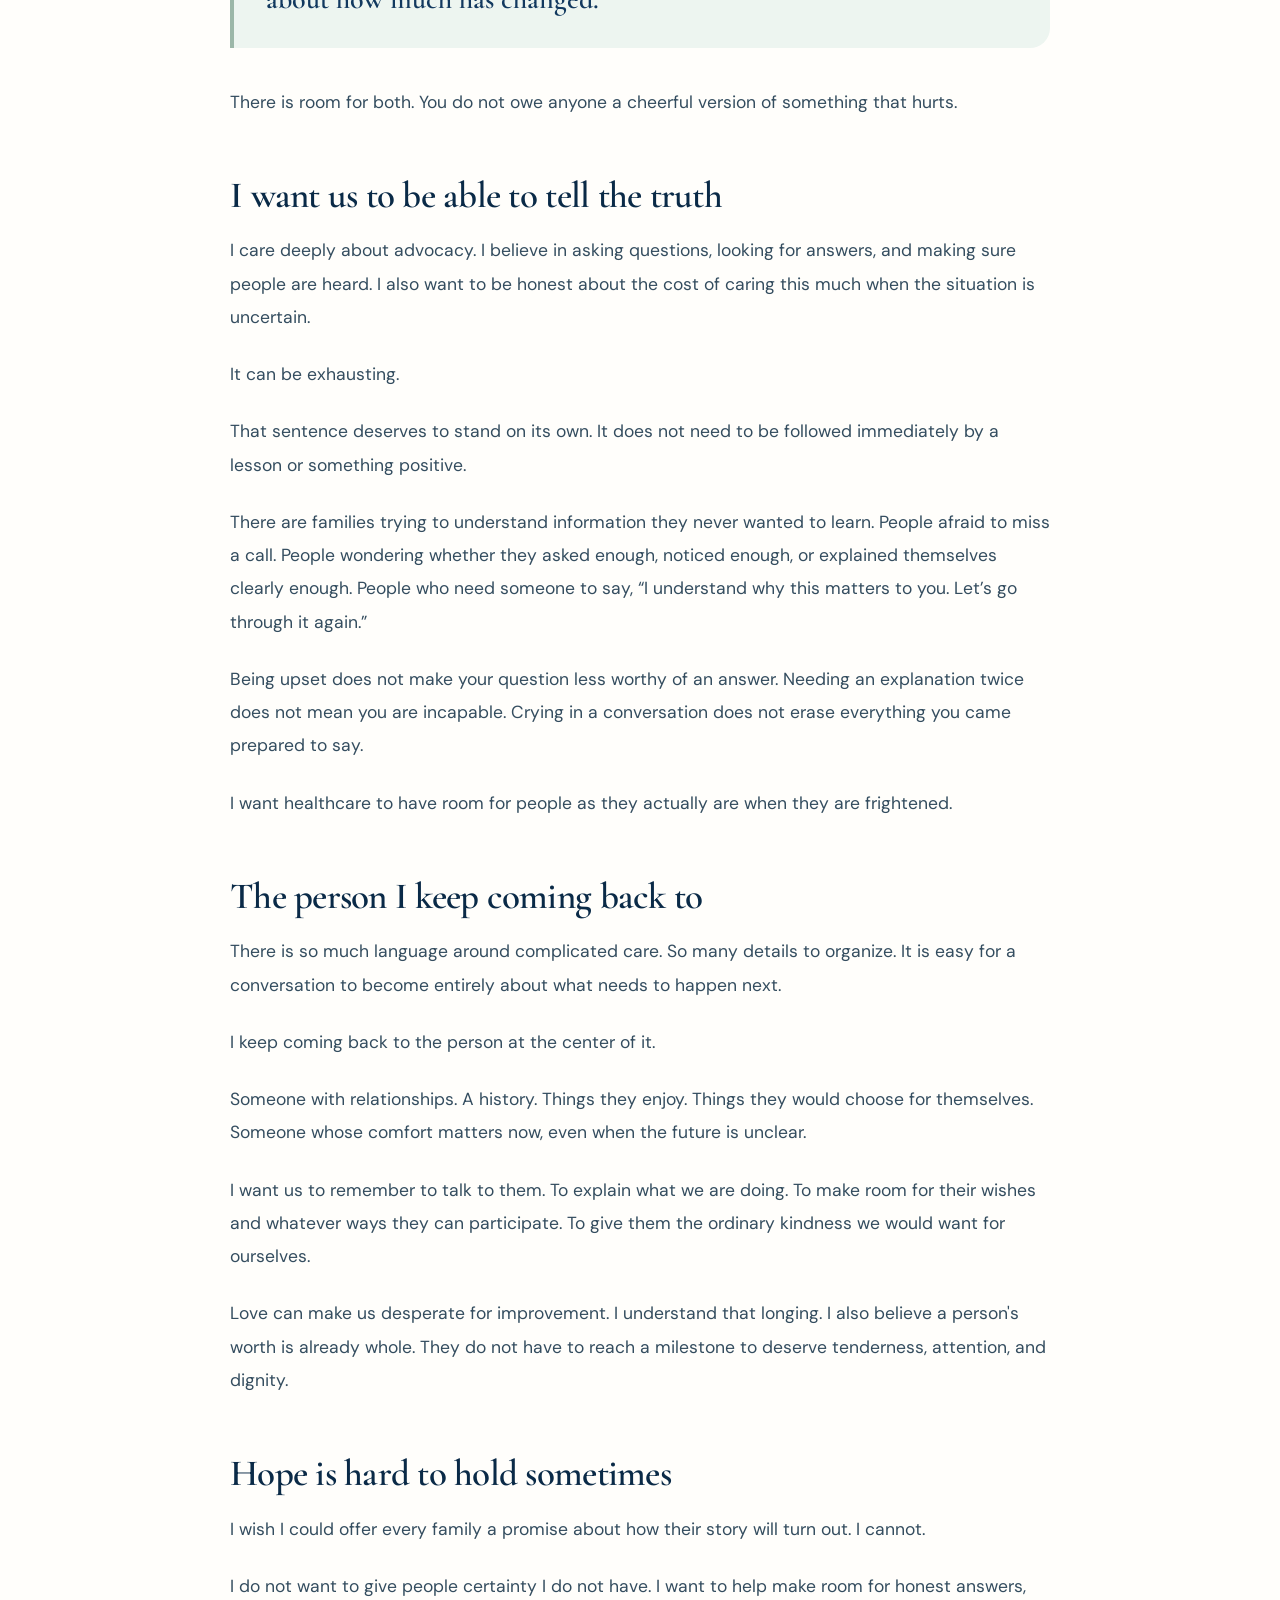
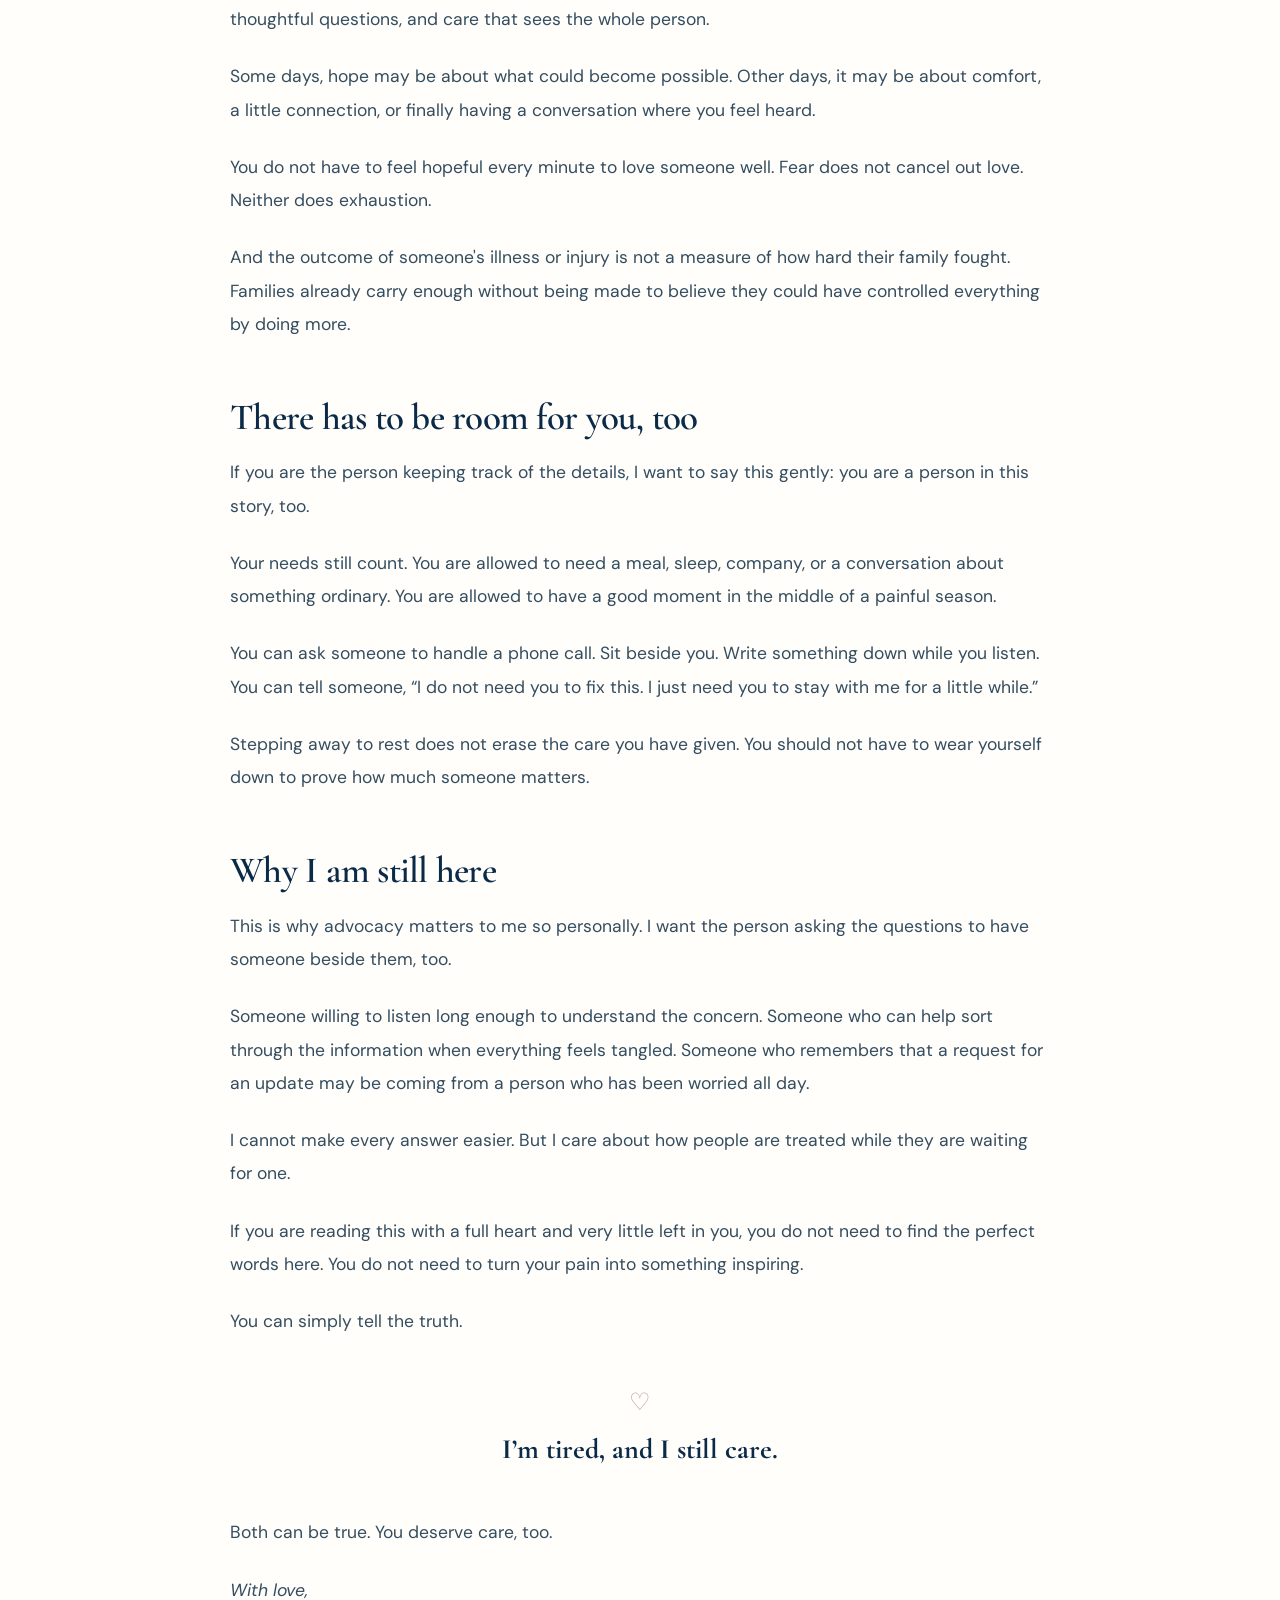
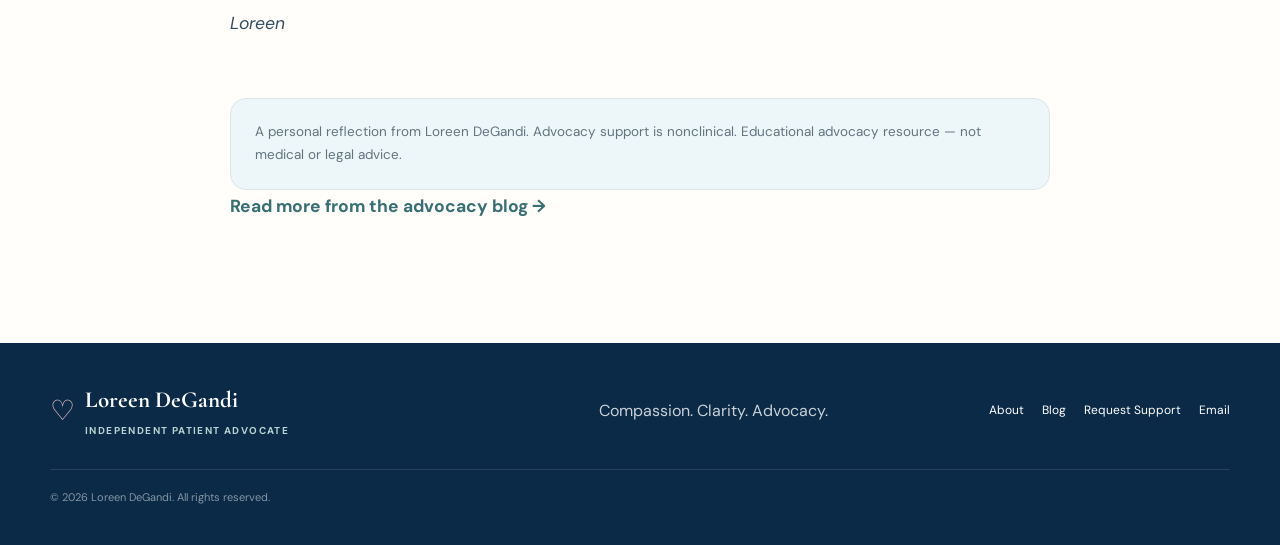
<file: im-tired-and-i-still-care.html>
<!DOCTYPE html>
<html lang="en">
<head>
  <meta charset="UTF-8" />
  <meta name="viewport" content="width=device-width, initial-scale=1.0" />
  <meta name="description" content="A heartfelt reflection on loving someone through complicated care, carrying uncertainty, and needing support while you advocate." />
  <meta name="theme-color" content="#f7fbfa" />
  <link rel="canonical" href="https://loreenalbertson-rgb.github.io/loreen-degandi-advocacy/im-tired-and-i-still-care.html" />
  <title>I’m Tired, and I Still Care | Loreen DeGandi</title>
  <meta property="og:title" content="I’m Tired, and I Still Care" />
  <meta property="og:description" content="A heartfelt reflection on loving someone through complicated care, carrying uncertainty, and needing support while you advocate." />
  <meta property="og:type" content="article" />
  <link rel="preconnect" href="https://fonts.googleapis.com">
  <link rel="preconnect" href="https://fonts.gstatic.com" crossorigin>
  <link href="https://fonts.googleapis.com/css2?family=Allura&family=Cormorant+Garamond:wght@500;600;700&family=DM+Sans:wght@400;500;600;700&display=swap" rel="stylesheet">
  <link rel="stylesheet" href="styles.css?v=4" />
  <link rel="stylesheet" href="blog.css?v=2" />
</head>
<body>
  <a class="skip-link" href="#main">Skip to content</a>

  <header class="site-header">
    <div class="container nav-wrap">
      <a class="brand" href="index.html" aria-label="Loreen DeGandi home">
        <span class="brand-symbol" aria-hidden="true"><svg viewBox="0 0 48 48"><path d="M24 40S7 31 7 18c0-8 10-11 17-3 7-8 17-5 17 3 0 13-17 22-17 22Z"/><path d="M10 25h8l3-7 5 14 4-8h8"/></svg></span>
        <span class="brand-text"><span class="brand-name">Loreen DeGandi</span><span class="brand-role">Independent Patient Advocate</span></span>
      </a>
      <button class="menu-toggle" type="button" aria-label="Open navigation" aria-expanded="false" aria-controls="site-nav"><span></span><span></span><span></span></button>
      <nav id="site-nav" class="site-nav" aria-label="Primary navigation">
        <a href="about.html">About</a>
        <a href="index.html#services">How I Help</a>
        <a href="index.html#approach">My Approach</a>
        <a href="blog.html" aria-current="page">Blog</a>
        <a href="intake.html">Request Support</a>
        <a class="nav-cta" href="mailto:loreendegandi.advocacy@outlook.com">Contact</a>
      </nav>
    </div>
  </header>

  <main id="main">
<section class="article-hero"><div class="container article-header">
<a class="back-link" href="blog.html">← Back to the blog</a>
<div class="post-meta"><span>October 22, 2026</span><span>A Personal Reflection</span></div>
<h1>I’m Tired, and I Still Care</h1><p class="article-deck">A heartfelt reflection on loving someone through complicated care, carrying uncertainty, and needing support while you advocate.</p>
<div class="article-byline"><span>By Loreen DeGandi</span><span>Independent Patient Advocate</span></div>
</div></section>
<section class="article-body-section"><div class="container" style="max-width:820px;"><article class="article-content">
<p class="opening">I wish love made this easier.</p>
<p>I wish loving someone enough could make the answers come faster. Make the right person call back. Make the next step clear. I wish there were a way to explain how much someone means to you and have that be enough to make everything okay.</p>
<p>But love does not give us that kind of control. That is one of the hardest parts.</p>
<p>My path into advocacy began with someone I love. Before there was a website or a name for the work, there was the need to understand. To ask another question. To find out whether there was something else we should be considering. There was a person who mattered to me, and so much I did not know how to carry.</p>
<p>That is still at the heart of this for me.</p>

<h2>The part that does not fit in an update</h2>
<p>When someone asks how things are going, it can be easier to explain the next appointment or the next phone call than to explain what the waiting feels like.</p>
<p>How do you put all of it into an answer? The hope. The fear of hoping too much. The frustration of needing help and having to figure out who to ask for it. The way ordinary life keeps asking things of you while part of your heart is somewhere else.</p>
<p>You still have groceries to buy. Messages to answer. People who need you. Meanwhile, there is a question sitting in the back of your mind that you cannot put down.</p>
<p>And sometimes you are tired of being told you are strong. Sometimes you would rather someone ask what they can take off your plate.</p>
<blockquote>You can be grateful that someone is still here and heartbroken about how much has changed.</blockquote>
<p>There is room for both. You do not owe anyone a cheerful version of something that hurts.</p>

<h2>I want us to be able to tell the truth</h2>
<p>I care deeply about advocacy. I believe in asking questions, looking for answers, and making sure people are heard. I also want to be honest about the cost of caring this much when the situation is uncertain.</p>
<p>It can be exhausting.</p>
<p>That sentence deserves to stand on its own. It does not need to be followed immediately by a lesson or something positive.</p>
<p>There are families trying to understand information they never wanted to learn. People afraid to miss a call. People wondering whether they asked enough, noticed enough, or explained themselves clearly enough. People who need someone to say, “I understand why this matters to you. Let’s go through it again.”</p>
<p>Being upset does not make your question less worthy of an answer. Needing an explanation twice does not mean you are incapable. Crying in a conversation does not erase everything you came prepared to say.</p>
<p>I want healthcare to have room for people as they actually are when they are frightened.</p>

<h2>The person I keep coming back to</h2>
<p>There is so much language around complicated care. So many details to organize. It is easy for a conversation to become entirely about what needs to happen next.</p>
<p>I keep coming back to the person at the center of it.</p>
<p>Someone with relationships. A history. Things they enjoy. Things they would choose for themselves. Someone whose comfort matters now, even when the future is unclear.</p>
<p>I want us to remember to talk to them. To explain what we are doing. To make room for their wishes and whatever ways they can participate. To give them the ordinary kindness we would want for ourselves.</p>
<p>Love can make us desperate for improvement. I understand that longing. I also believe a person's worth is already whole. They do not have to reach a milestone to deserve tenderness, attention, and dignity.</p>

<h2>Hope is hard to hold sometimes</h2>
<p>I wish I could offer every family a promise about how their story will turn out. I cannot.</p>
<p>I do not want to give people certainty I do not have. I want to help make room for honest answers, thoughtful questions, and care that sees the whole person.</p>
<p>Some days, hope may be about what could become possible. Other days, it may be about comfort, a little connection, or finally having a conversation where you feel heard.</p>
<p>You do not have to feel hopeful every minute to love someone well. Fear does not cancel out love. Neither does exhaustion.</p>
<p>And the outcome of someone's illness or injury is not a measure of how hard their family fought. Families already carry enough without being made to believe they could have controlled everything by doing more.</p>

<h2>There has to be room for you, too</h2>
<p>If you are the person keeping track of the details, I want to say this gently: you are a person in this story, too.</p>
<p>Your needs still count. You are allowed to need a meal, sleep, company, or a conversation about something ordinary. You are allowed to have a good moment in the middle of a painful season.</p>
<p>You can ask someone to handle a phone call. Sit beside you. Write something down while you listen. You can tell someone, “I do not need you to fix this. I just need you to stay with me for a little while.”</p>
<p>Stepping away to rest does not erase the care you have given. You should not have to wear yourself down to prove how much someone matters.</p>

<h2>Why I am still here</h2>
<p>This is why advocacy matters to me so personally. I want the person asking the questions to have someone beside them, too.</p>
<p>Someone willing to listen long enough to understand the concern. Someone who can help sort through the information when everything feels tangled. Someone who remembers that a request for an update may be coming from a person who has been worried all day.</p>
<p>I cannot make every answer easier. But I care about how people are treated while they are waiting for one.</p>
<p>If you are reading this with a full heart and very little left in you, you do not need to find the perfect words here. You do not need to turn your pain into something inspiring.</p>
<p>You can simply tell the truth.</p>
<p class="heart-line">I’m tired, and I still care.</p>
<p>Both can be true. You deserve care, too.</p>
<p><em>With love,<br>Loreen</em></p>
<div class="article-disclaimer">A personal reflection from Loreen DeGandi. Advocacy support is nonclinical. Educational advocacy resource — not medical or legal advice.</div>

<p><a class="text-link" href="blog.html">Read more from the advocacy blog →</a></p>
</article></div></section>
</main>
  <footer class="site-footer">
    <div class="container footer-grid">
      <div class="footer-brand"><span class="footer-heart" aria-hidden="true">♡</span><div><strong>Loreen DeGandi</strong><span>Independent Patient Advocate</span></div></div>
      <p>Compassion. Clarity. Advocacy.</p>
      <nav class="footer-nav" aria-label="Footer navigation"><a href="about.html">About</a><a href="blog.html">Blog</a><a href="intake.html">Request Support</a><a href="mailto:loreendegandi.advocacy@outlook.com">Email</a></nav>
      <p class="copyright">© <span id="year"></span> Loreen DeGandi. All rights reserved.</p>
    </div>
  </footer>

  <script src="script.js?v=4"></script>
</body>
</html>
</file>
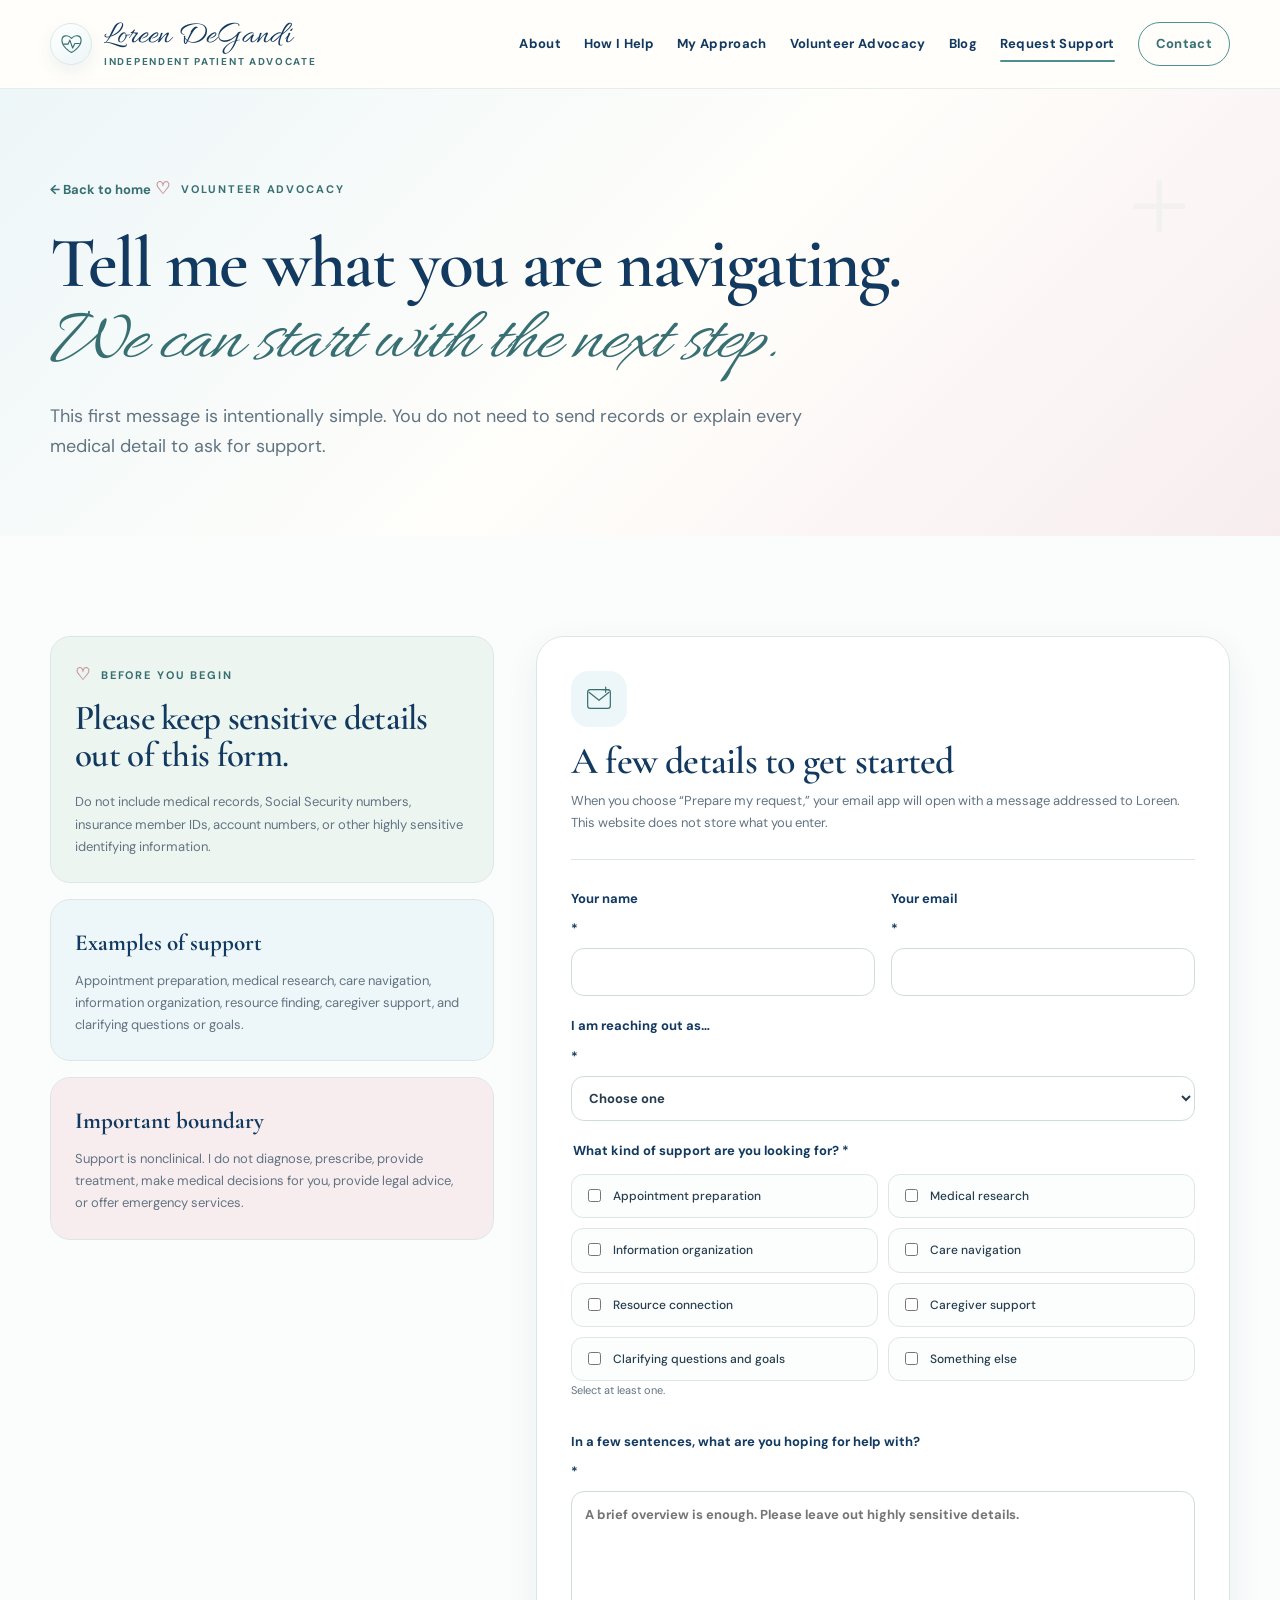
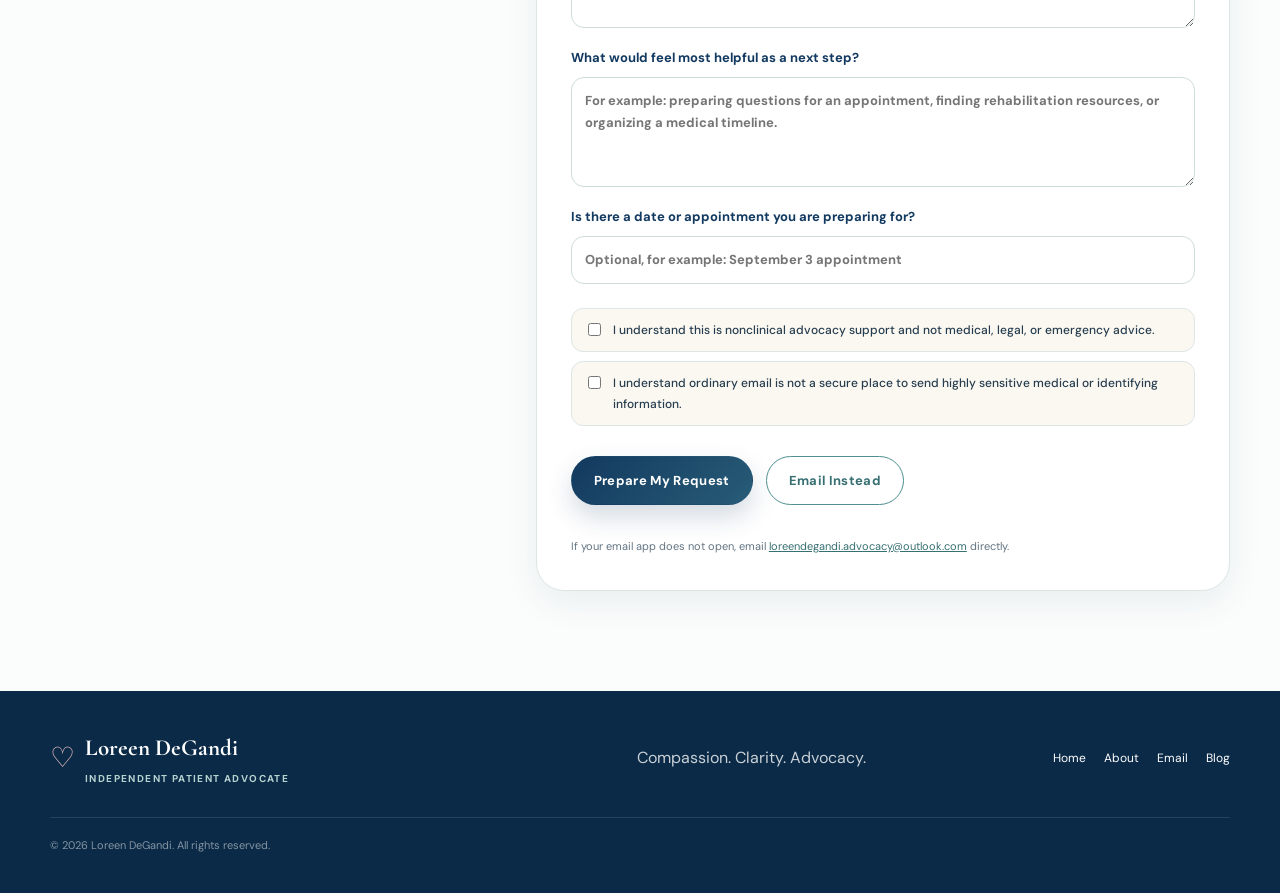
<file: intake.html>
<!DOCTYPE html>
<html lang="en">
<head>
  <meta charset="UTF-8" />
  <meta name="viewport" content="width=device-width, initial-scale=1.0" />
  <meta name="description" content="Request volunteer patient advocacy support from Loreen DeGandi, Independent Patient Advocate." />
  <meta name="theme-color" content="#f7fbfa" />
  <title>Request Support | Loreen DeGandi</title>
  <link rel="preconnect" href="https://fonts.googleapis.com">
  <link rel="preconnect" href="https://fonts.gstatic.com" crossorigin>
  <link href="https://fonts.googleapis.com/css2?family=Allura&family=Cormorant+Garamond:wght@500;600;700&family=DM+Sans:wght@400;500;600;700&display=swap" rel="stylesheet">
  <link rel="stylesheet" href="styles.css?v=4" />
</head>
<body>
  <a class="skip-link" href="#main">Skip to content</a>

  <header class="site-header">
    <div class="container nav-wrap">
      <a class="brand" href="index.html" aria-label="Loreen DeGandi home">
        <span class="brand-symbol" aria-hidden="true"><svg viewBox="0 0 48 48"><path d="M24 40S7 31 7 18c0-8 10-11 17-3 7-8 17-5 17 3 0 13-17 22-17 22Z"/><path d="M10 25h8l3-7 5 14 4-8h8"/></svg></span>
        <span class="brand-text"><span class="brand-name">Loreen DeGandi</span><span class="brand-role">Independent Patient Advocate</span></span>
      </a>
      <button class="menu-toggle" type="button" aria-label="Open navigation" aria-expanded="false" aria-controls="site-nav"><span></span><span></span><span></span></button>
      <nav id="site-nav" class="site-nav" aria-label="Primary navigation">
        <a href="about.html">About</a>
        <a href="index.html#services">How I Help</a>
        <a href="index.html#approach">My Approach</a>
        <a href="index.html#volunteer">Volunteer Advocacy</a>
        <a href="intake.html" aria-current="page">Request Support</a>
        <a class="nav-cta" href="mailto:loreendegandi.advocacy@outlook.com">Contact</a>
      </nav>
    </div>
  </header>

  <main id="main">
    <section class="page-hero">
      <div class="container">
        <a class="back-link" href="index.html">← Back to home</a>
        <span class="section-kicker">Volunteer Advocacy</span>
        <h1>Tell me what you are navigating. <em>We can start with the next step.</em></h1>
        <p>This first message is intentionally simple. You do not need to send records or explain every medical detail to ask for support.</p>
      </div>
    </section>

    <section class="section intake-section">
      <div class="container intake-layout">
        <aside class="intake-aside">
          <div class="intake-note sage-note">
            <span class="section-kicker">Before You Begin</span>
            <h2>Please keep sensitive details out of this form.</h2>
            <p>Do not include medical records, Social Security numbers, insurance member IDs, account numbers, or other highly sensitive identifying information.</p>
          </div>
          <div class="intake-note blue-note">
            <strong>Examples of support</strong>
            <p>Appointment preparation, medical research, care navigation, information organization, resource finding, caregiver support, and clarifying questions or goals.</p>
          </div>
          <div class="intake-note rose-note">
            <strong>Important boundary</strong>
            <p>Support is nonclinical. I do not diagnose, prescribe, provide treatment, make medical decisions for you, provide legal advice, or offer emergency services.</p>
          </div>
        </aside>

        <form class="intake-form" id="advocacy-intake-form" novalidate>
          <div class="form-intro">
            <span class="form-intro-icon" aria-hidden="true"><svg viewBox="0 0 48 48"><rect x="7" y="10" width="34" height="28" rx="4"/><path d="m9 14 15 12 15-12"/><path d="M34 6v8M30 10h8"/></svg></span>
            <h2>A few details to get started</h2>
            <p>When you choose “Prepare my request,” your email app will open with a message addressed to Loreen. This website does not store what you enter.</p>
          </div>

          <div class="form-grid two-col">
            <label>Your name <span aria-hidden="true">*</span><input type="text" name="name" autocomplete="name" required /></label>
            <label>Your email <span aria-hidden="true">*</span><input type="email" name="email" autocomplete="email" required /></label>
          </div>

          <label>I am reaching out as… <span aria-hidden="true">*</span>
            <select name="role" required>
              <option value="">Choose one</option>
              <option>Patient</option>
              <option>Parent or caregiver</option>
              <option>Family member or support person</option>
              <option>Other</option>
            </select>
          </label>

          <fieldset>
            <legend>What kind of support are you looking for? <span aria-hidden="true">*</span></legend>
            <div class="check-grid">
              <label class="check-option"><input type="checkbox" name="support" value="Appointment preparation" /> <span>Appointment preparation</span></label>
              <label class="check-option"><input type="checkbox" name="support" value="Medical research" /> <span>Medical research</span></label>
              <label class="check-option"><input type="checkbox" name="support" value="Information organization" /> <span>Information organization</span></label>
              <label class="check-option"><input type="checkbox" name="support" value="Care navigation" /> <span>Care navigation</span></label>
              <label class="check-option"><input type="checkbox" name="support" value="Resource connection" /> <span>Resource connection</span></label>
              <label class="check-option"><input type="checkbox" name="support" value="Caregiver support" /> <span>Caregiver support</span></label>
              <label class="check-option"><input type="checkbox" name="support" value="Clarifying patient questions and goals" /> <span>Clarifying questions and goals</span></label>
              <label class="check-option"><input type="checkbox" name="support" value="Other" /> <span>Something else</span></label>
            </div>
            <p class="field-hint" id="support-hint">Select at least one.</p>
          </fieldset>

          <label>In a few sentences, what are you hoping for help with? <span aria-hidden="true">*</span>
            <textarea name="situation" rows="5" maxlength="1200" required placeholder="A brief overview is enough. Please leave out highly sensitive details."></textarea>
          </label>

          <label>What would feel most helpful as a next step?
            <textarea name="goal" rows="3" maxlength="700" placeholder="For example: preparing questions for an appointment, finding rehabilitation resources, or organizing a medical timeline."></textarea>
          </label>

          <label>Is there a date or appointment you are preparing for?
            <input type="text" name="timeframe" maxlength="150" placeholder="Optional, for example: September 3 appointment" />
          </label>

          <div class="acknowledgements">
            <label class="check-option acknowledgement"><input type="checkbox" name="nonclinical" required /> <span>I understand this is nonclinical advocacy support and not medical, legal, or emergency advice.</span></label>
            <label class="check-option acknowledgement"><input type="checkbox" name="privacy" required /> <span>I understand ordinary email is not a secure place to send highly sensitive medical or identifying information.</span></label>
          </div>

          <div class="intake-submit-row">
            <button class="button button-primary" type="submit">Prepare My Request</button>
            <a class="button button-secondary" href="mailto:loreendegandi.advocacy@outlook.com?subject=Patient%20Advocacy%20Inquiry">Email Instead</a>
          </div>
          <p class="form-status" id="form-status" role="status" aria-live="polite"></p>
          <p class="form-note">If your email app does not open, email <a href="mailto:loreendegandi.advocacy@outlook.com">loreendegandi.advocacy@outlook.com</a> directly.</p>
        </form>
      </div>
    </section>
  </main>

  <footer class="site-footer">
    <div class="container footer-grid">
      <div class="footer-brand"><span class="footer-heart" aria-hidden="true">♡</span><div><strong>Loreen DeGandi</strong><span>Independent Patient Advocate</span></div></div>
      <p>Compassion. Clarity. Advocacy.</p>
      <nav class="footer-nav" aria-label="Footer navigation"><a href="index.html">Home</a><a href="about.html">About</a><a href="mailto:loreendegandi.advocacy@outlook.com">Email</a></nav>
      <p class="copyright">© <span id="year"></span> Loreen DeGandi. All rights reserved.</p>
    </div>
  </footer>
  <script src="script.js?v=4"></script>
</body>
</html>
</file>
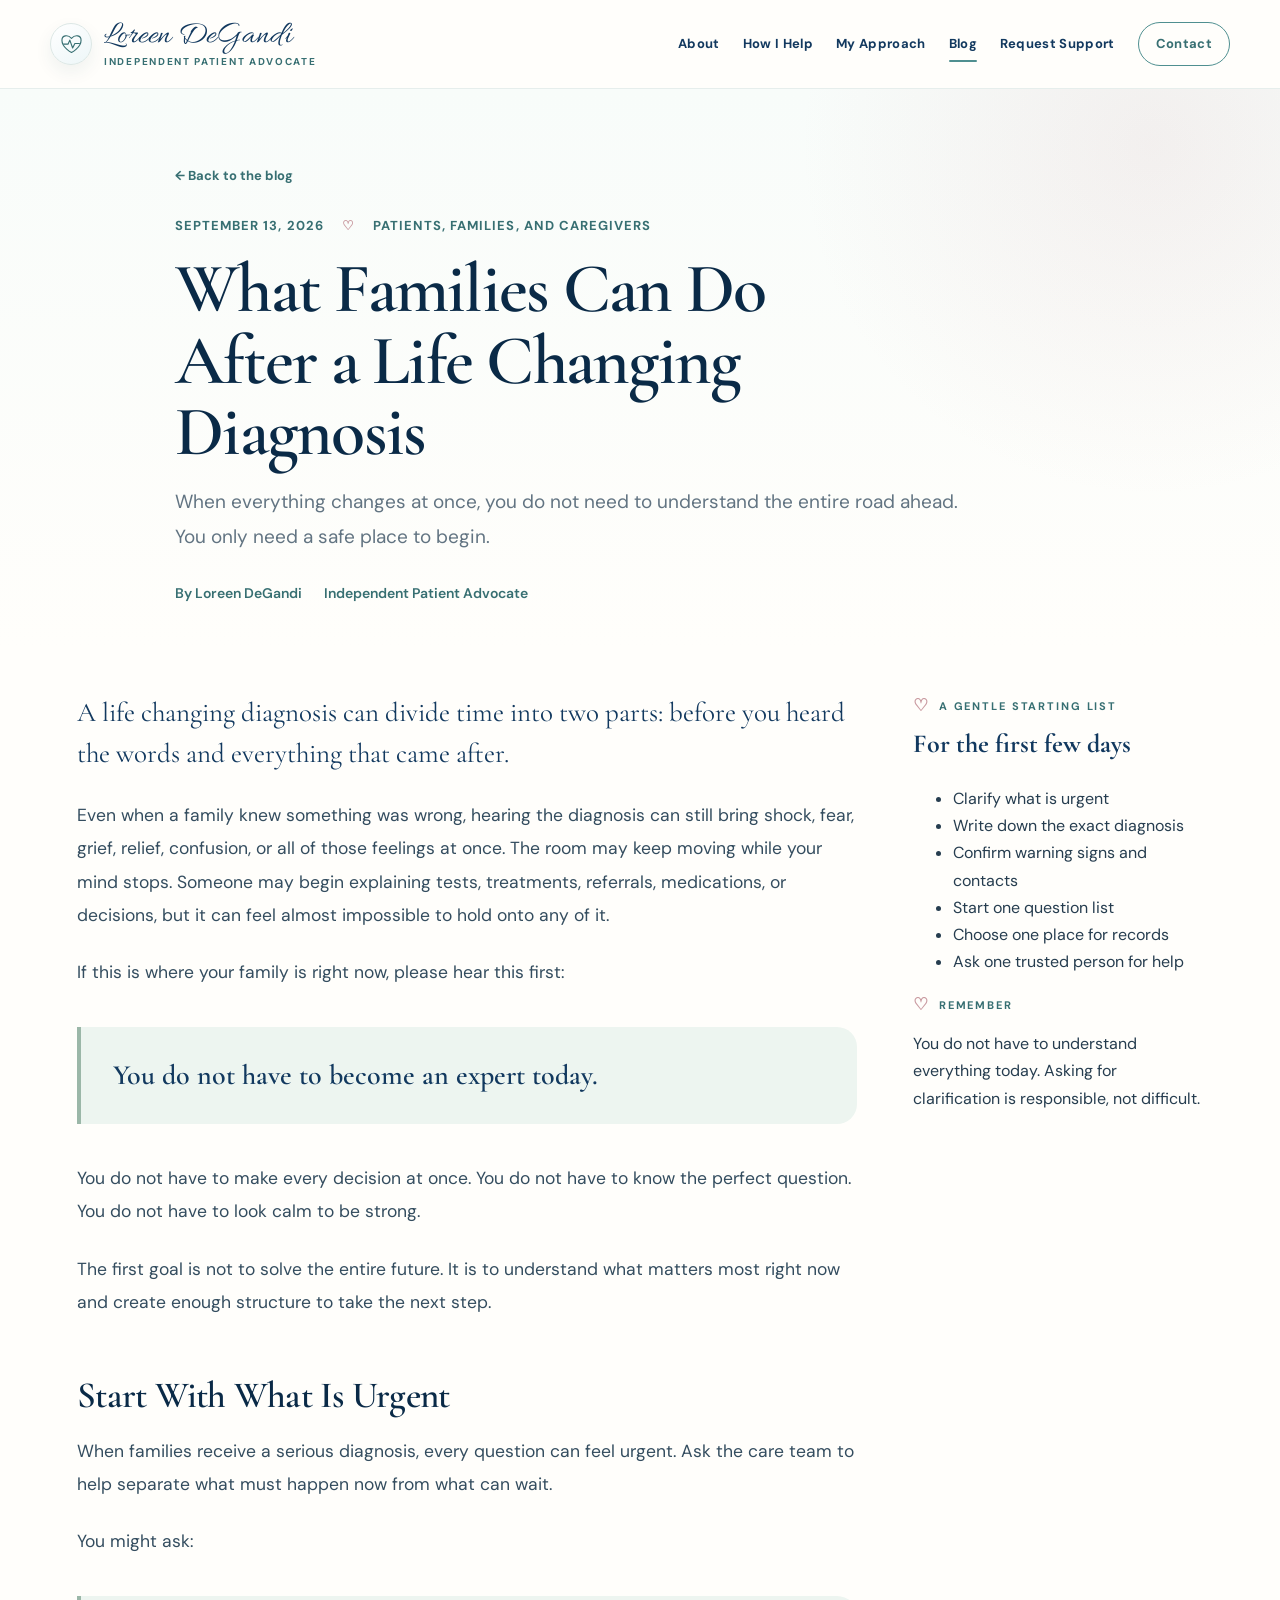
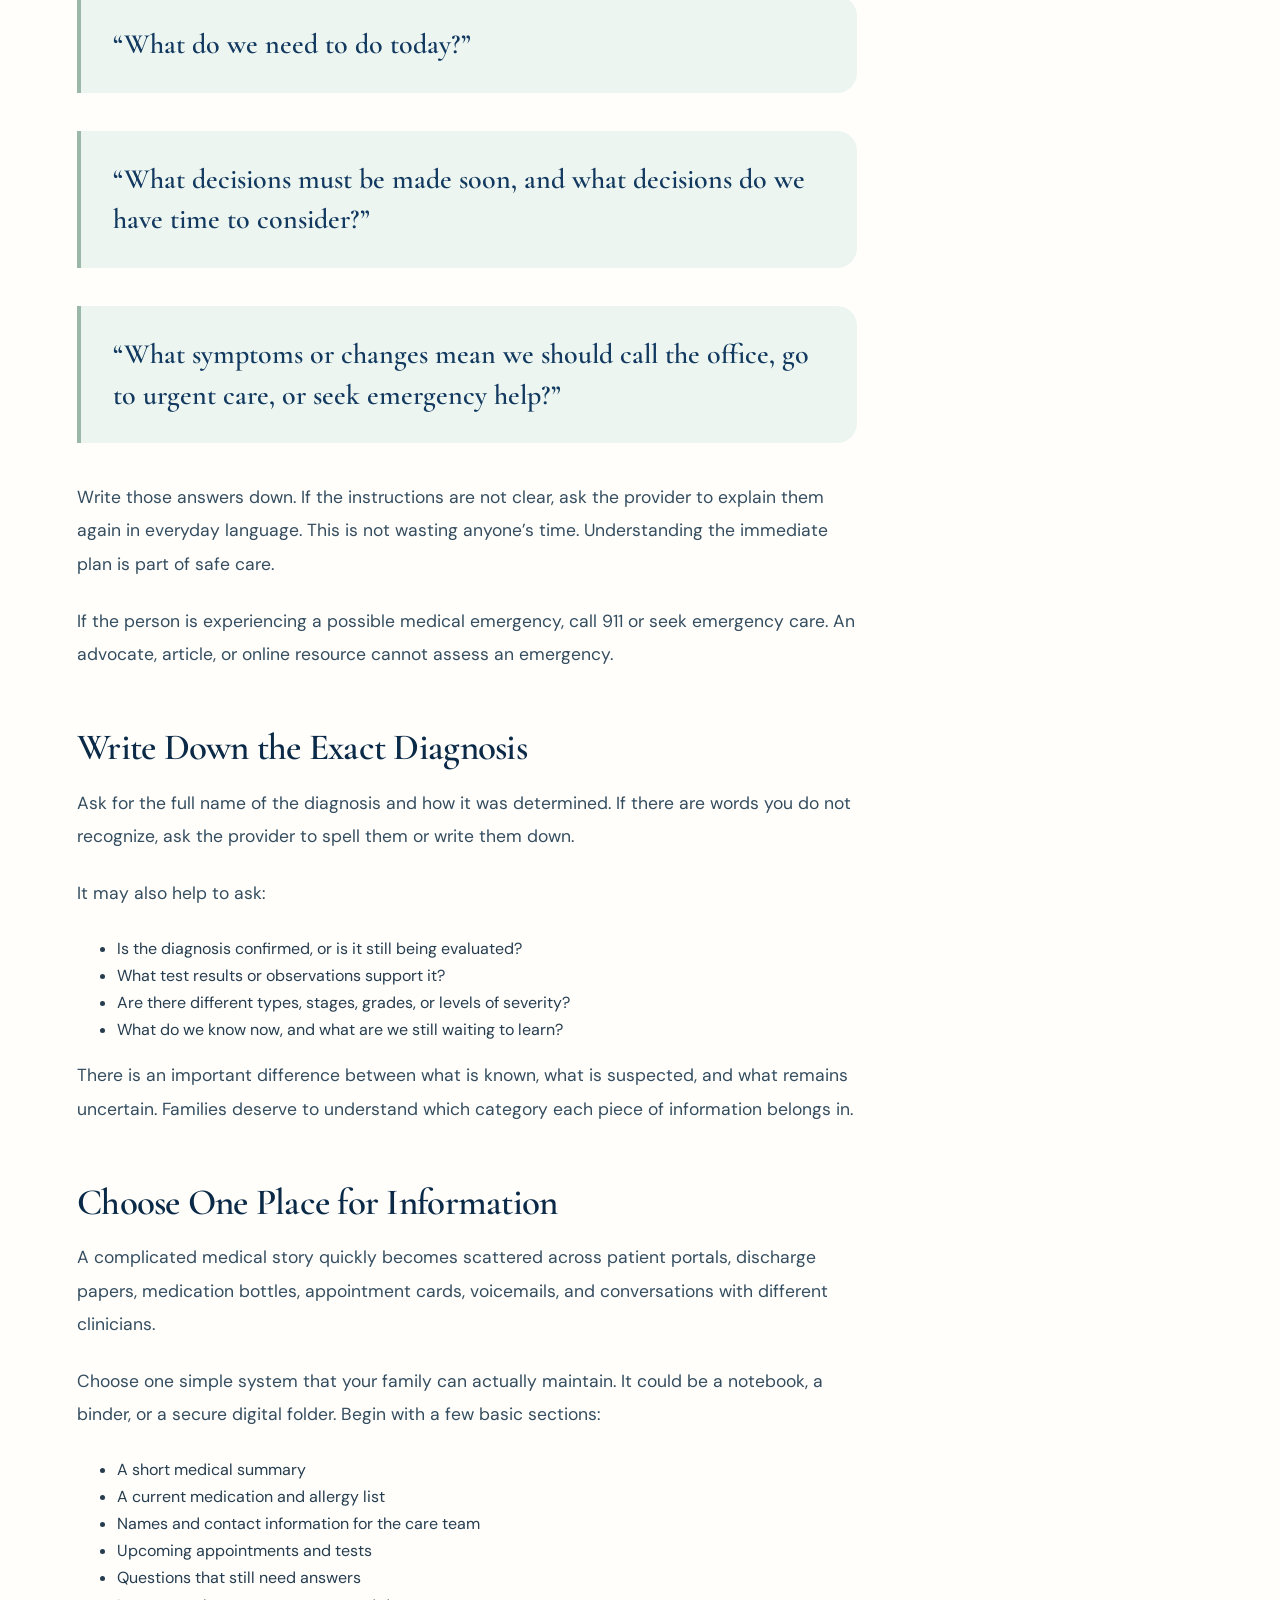
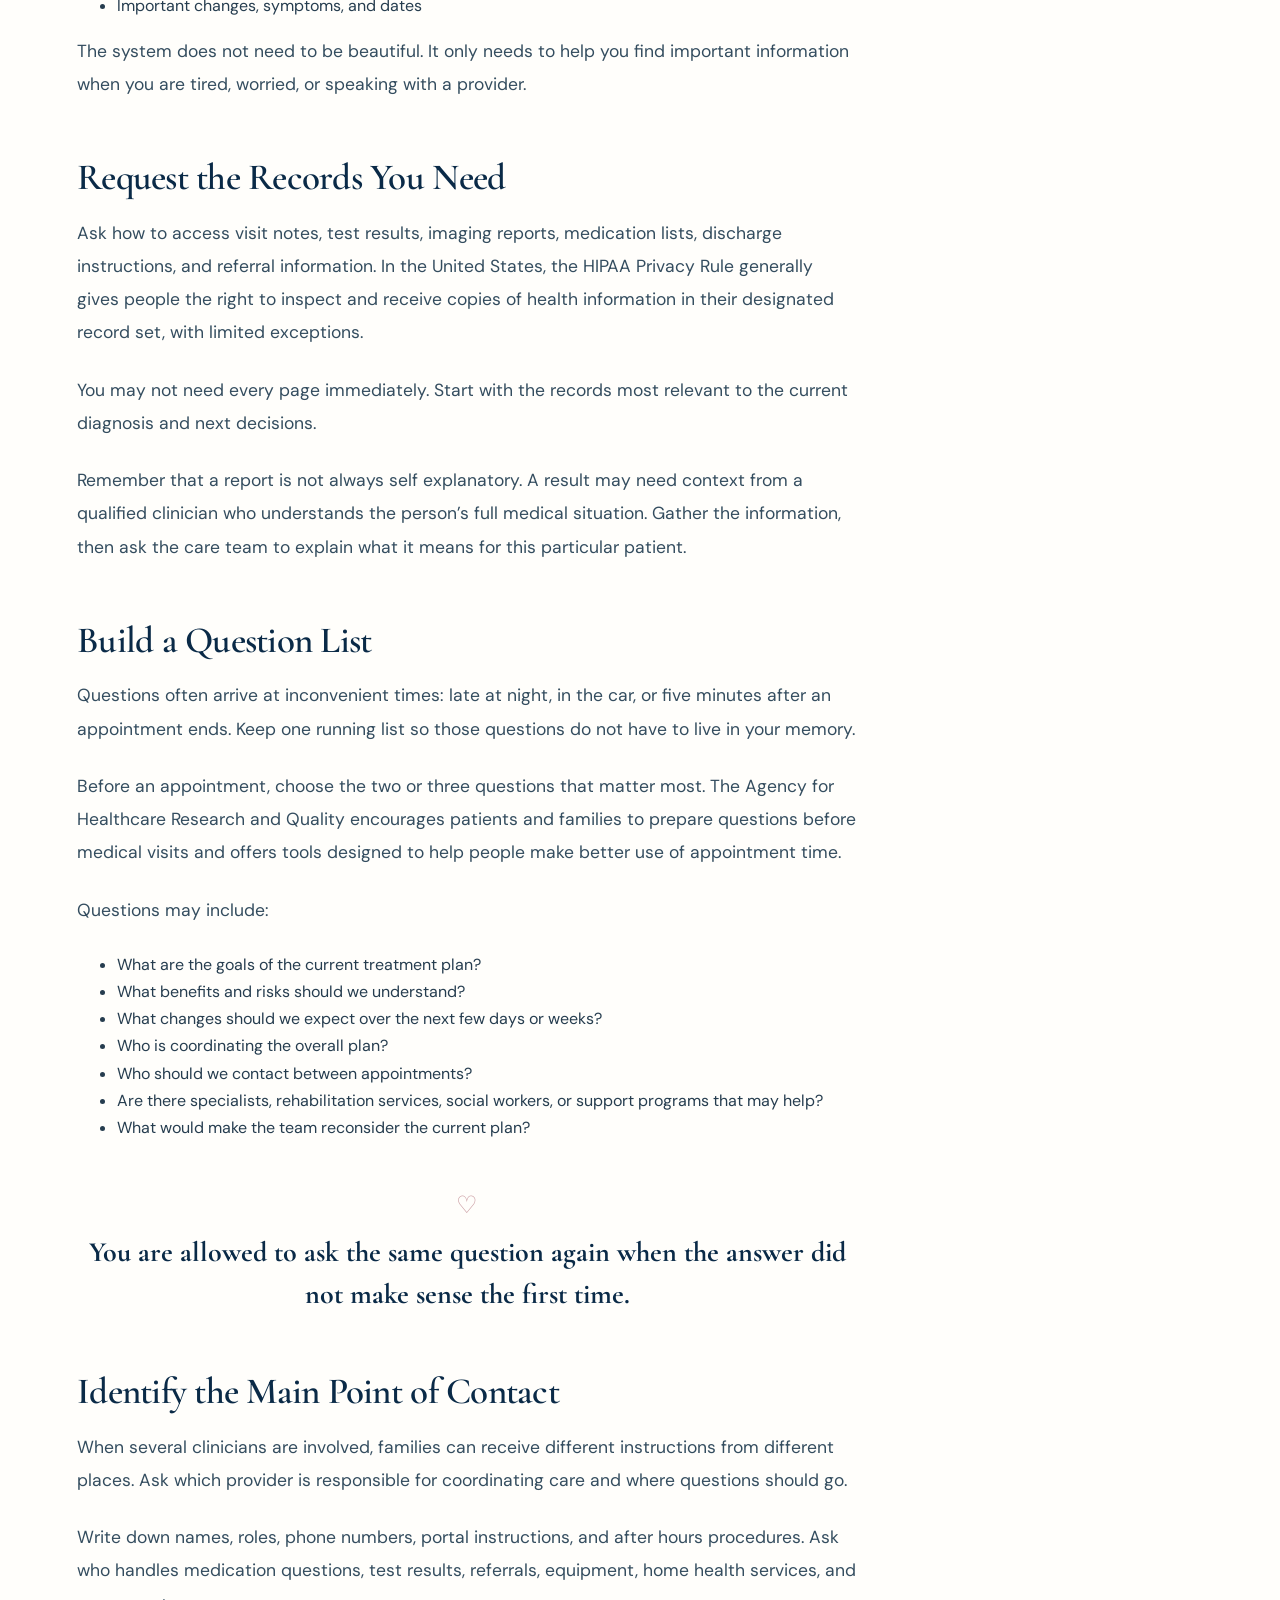
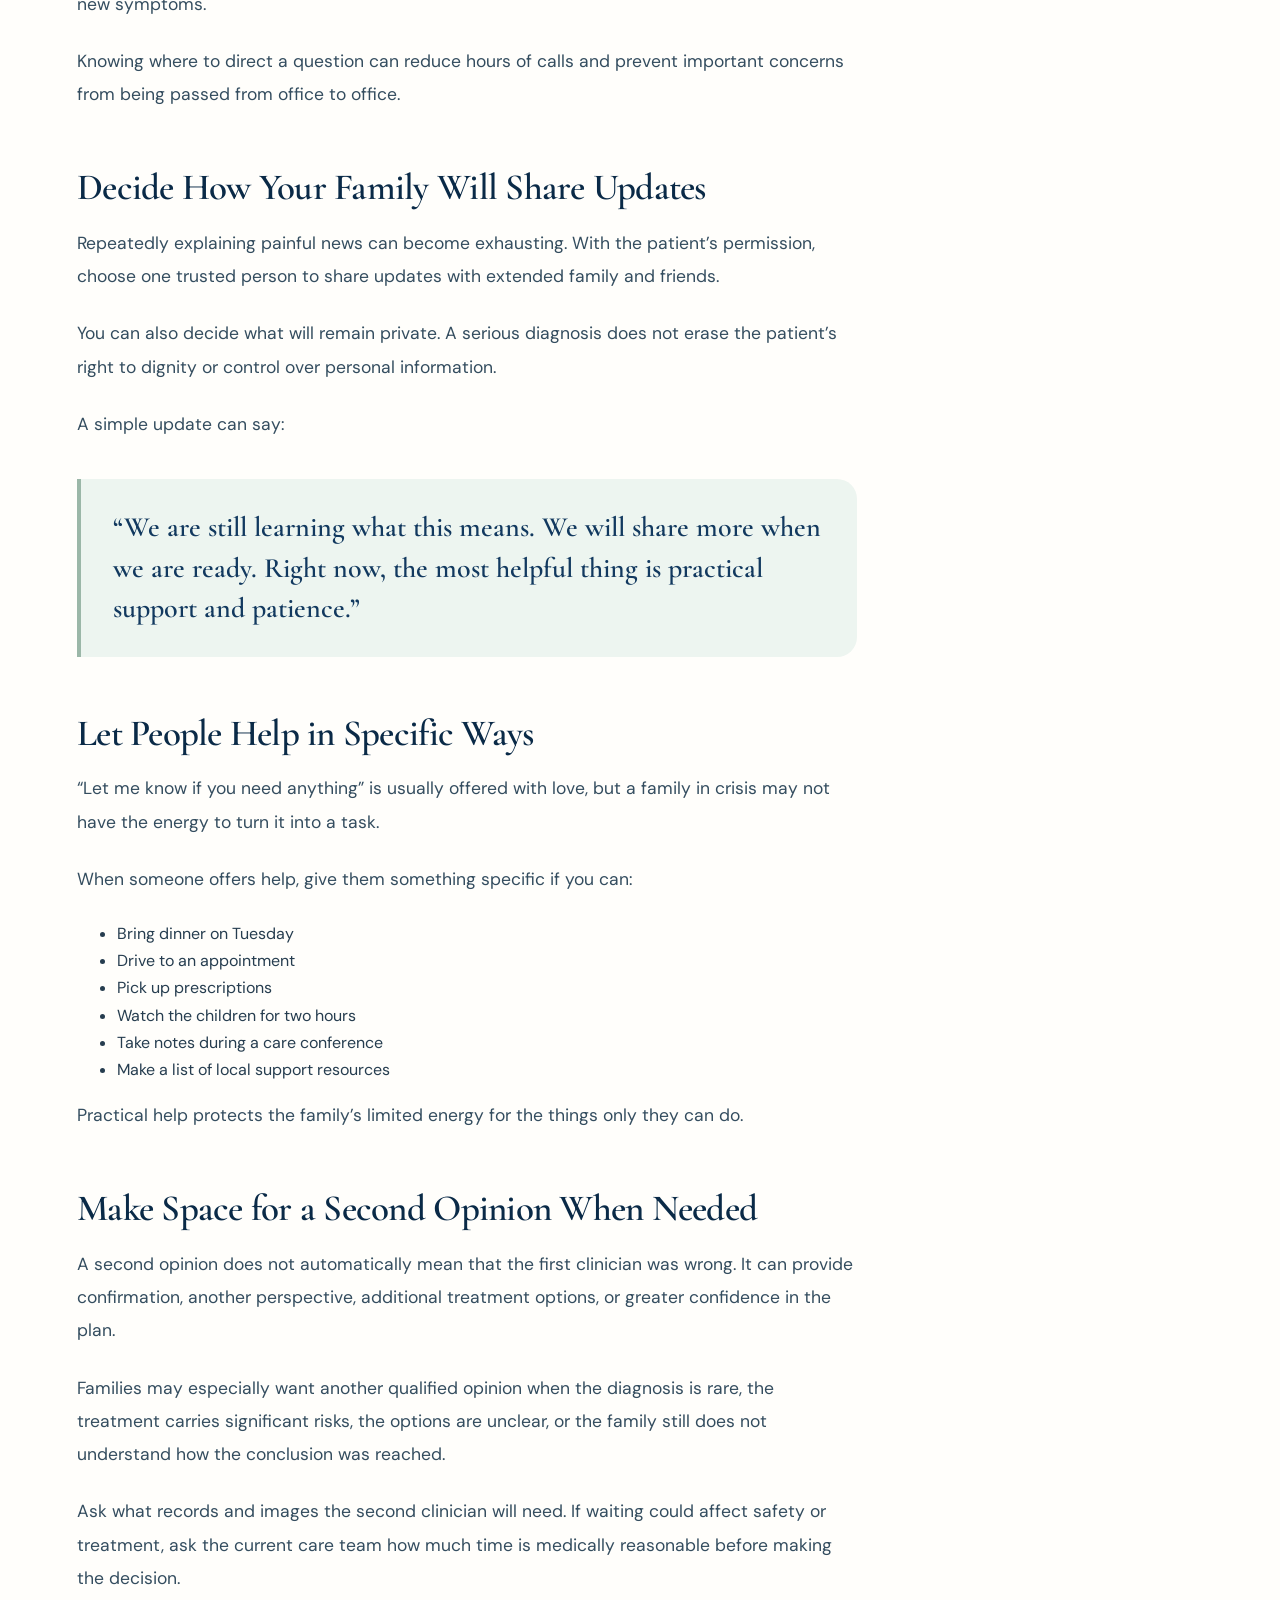
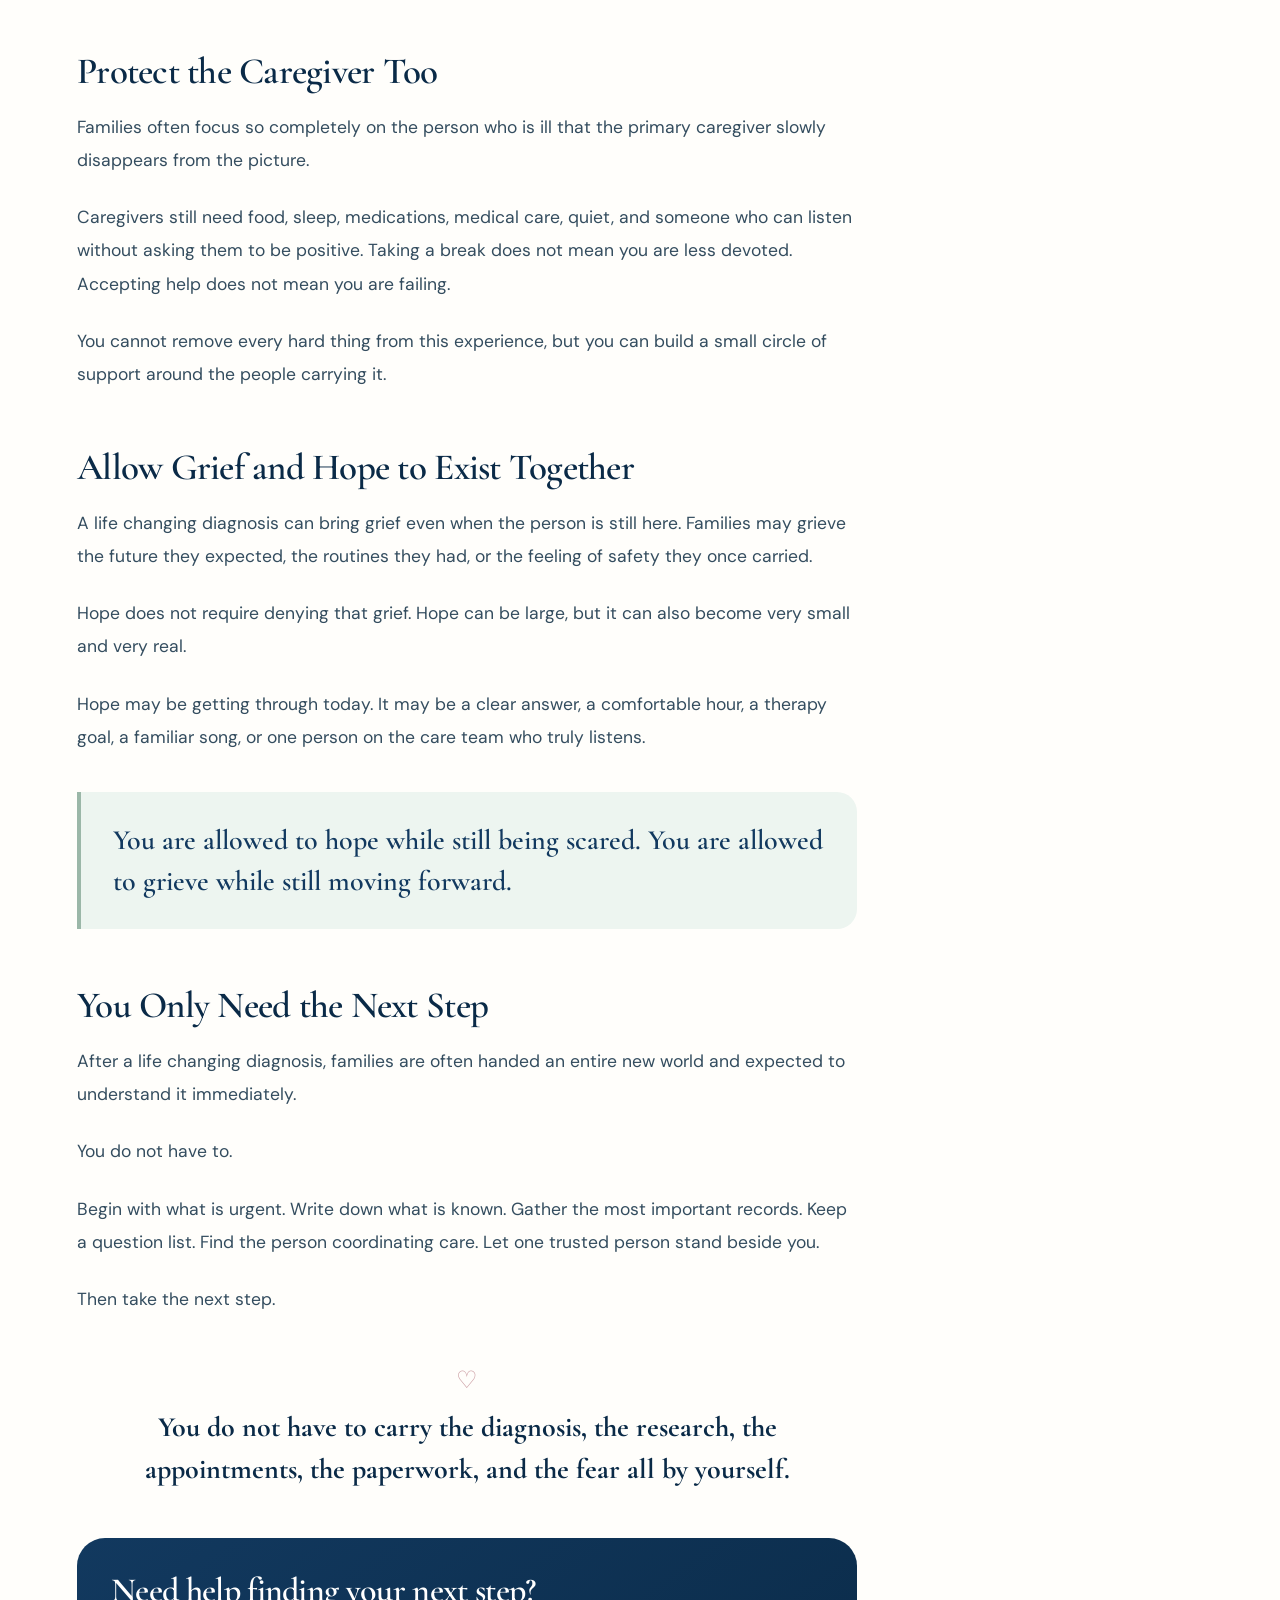
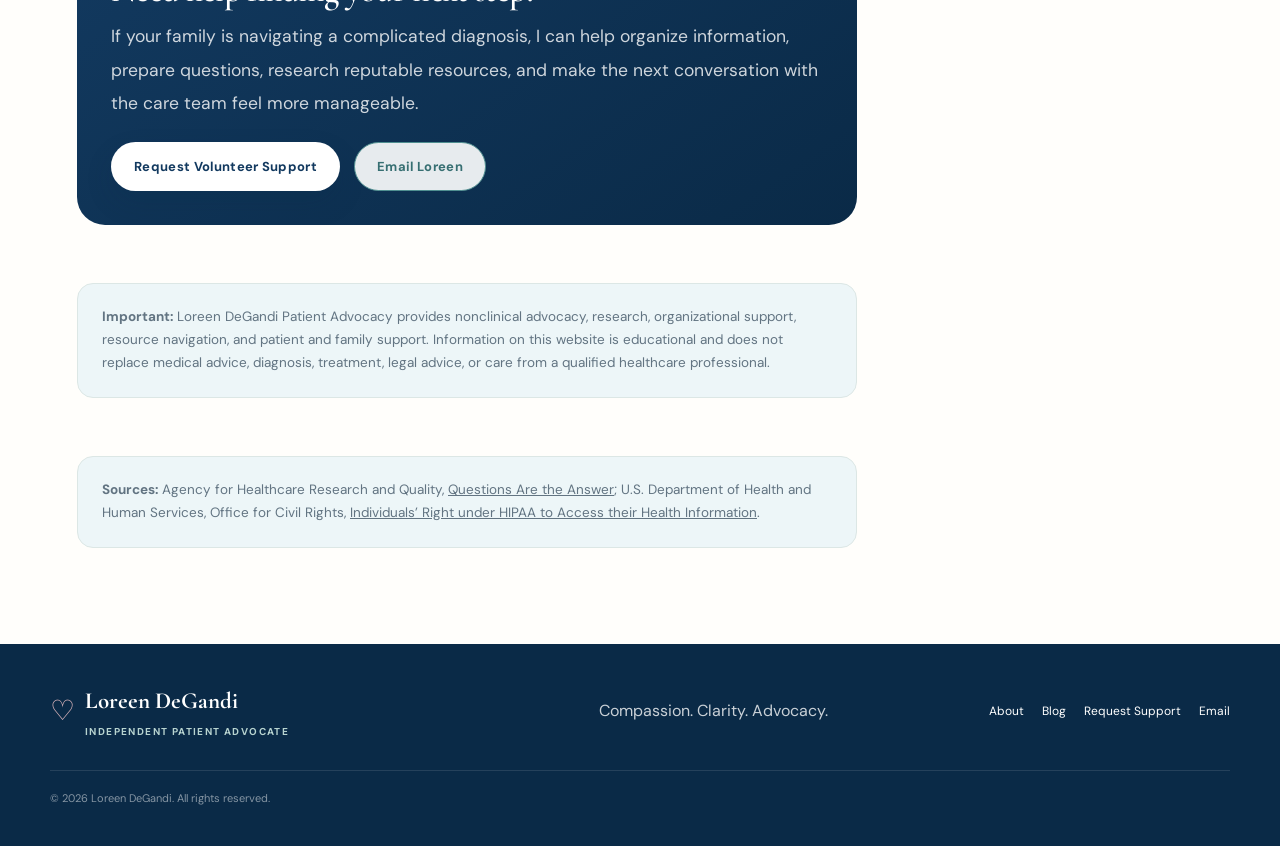
<file: what-families-can-do-after-a-life-changing-diagnosis.html>
<!DOCTYPE html>
<html lang="en">
<head>
  <meta charset="UTF-8" />
  <meta name="viewport" content="width=device-width, initial-scale=1.0" />
  <meta name="description" content="A compassionate, practical guide from Loreen DeGandi for families finding their footing after a life changing diagnosis." />
  <meta name="theme-color" content="#f7fbfa" />
  <link rel="canonical" href="https://loreenalbertson-rgb.github.io/loreen-degandi-advocacy/what-families-can-do-after-a-life-changing-diagnosis.html" />
  <meta property="og:title" content="What Families Can Do After a Life Changing Diagnosis | Loreen DeGandi" />
  <meta property="og:description" content="Gentle, practical first steps for families navigating a diagnosis that changes everything." />
  <meta property="og:type" content="article" />
  <title>What Families Can Do After a Life Changing Diagnosis | Loreen DeGandi Advocacy Blog</title>
  <link rel="preconnect" href="https://fonts.googleapis.com">
  <link rel="preconnect" href="https://fonts.gstatic.com" crossorigin>
  <link href="https://fonts.googleapis.com/css2?family=Allura&amp;family=Cormorant+Garamond:wght@500;600;700&amp;family=DM+Sans:wght@400;500;600;700&amp;display=swap" rel="stylesheet">
  <link rel="stylesheet" href="styles.css?v=4" />
  <link rel="stylesheet" href="blog.css?v=2" />
</head>
<body>
  <a class="skip-link" href="#main">Skip to content</a>

  <header class="site-header">
    <div class="container nav-wrap">
      <a class="brand" href="index.html" aria-label="Loreen DeGandi home">
        <span class="brand-symbol" aria-hidden="true"><svg viewBox="0 0 48 48"><path d="M24 40S7 31 7 18c0-8 10-11 17-3 7-8 17-5 17 3 0 13-17 22-17 22Z"/><path d="M10 25h8l3-7 5 14 4-8h8"/></svg></span>
        <span class="brand-text"><span class="brand-name">Loreen DeGandi</span><span class="brand-role">Independent Patient Advocate</span></span>
      </a>
      <button class="menu-toggle" type="button" aria-label="Open navigation" aria-expanded="false" aria-controls="site-nav"><span></span><span></span><span></span></button>
      <nav id="site-nav" class="site-nav" aria-label="Primary navigation">
        <a href="about.html">About</a>
        <a href="index.html#services">How I Help</a>
        <a href="index.html#approach">My Approach</a>
        <a href="blog.html" aria-current="page">Blog</a>
        <a href="intake.html">Request Support</a>
        <a class="nav-cta" href="mailto:loreendegandi.advocacy@outlook.com">Contact</a>
      </nav>
    </div>
  </header>

  <main id="main">
    <section class="article-hero">
      <div class="container article-header">
        <a class="back-link" href="blog.html">← Back to the blog</a>
        <div class="post-meta"><span>September 13, 2026</span><span>Patients, Families, and Caregivers</span></div>
        <h1>What Families Can Do After a Life Changing Diagnosis</h1>
        <p class="article-deck">When everything changes at once, you do not need to understand the entire road ahead. You only need a safe place to begin.</p>
        <div class="article-byline"><span>By Loreen DeGandi</span><span>Independent Patient Advocate</span></div>
      </div>
    </section>

    <section class="article-body-section">
      <div class="container article-layout">
        <article class="article-content">
          <p class="opening">A life changing diagnosis can divide time into two parts: before you heard the words and everything that came after.</p>

          <p>Even when a family knew something was wrong, hearing the diagnosis can still bring shock, fear, grief, relief, confusion, or all of those feelings at once. The room may keep moving while your mind stops. Someone may begin explaining tests, treatments, referrals, medications, or decisions, but it can feel almost impossible to hold onto any of it.</p>

          <p>If this is where your family is right now, please hear this first:</p>

          <blockquote>You do not have to become an expert today.</blockquote>

          <p>You do not have to make every decision at once. You do not have to know the perfect question. You do not have to look calm to be strong.</p>

          <p>The first goal is not to solve the entire future. It is to understand what matters most right now and create enough structure to take the next step.</p>

          <h2>Start With What Is Urgent</h2>

          <p>When families receive a serious diagnosis, every question can feel urgent. Ask the care team to help separate what must happen now from what can wait.</p>

          <p>You might ask:</p>

          <blockquote>“What do we need to do today?”</blockquote>

          <blockquote>“What decisions must be made soon, and what decisions do we have time to consider?”</blockquote>

          <blockquote>“What symptoms or changes mean we should call the office, go to urgent care, or seek emergency help?”</blockquote>

          <p>Write those answers down. If the instructions are not clear, ask the provider to explain them again in everyday language. This is not wasting anyone’s time. Understanding the immediate plan is part of safe care.</p>

          <p>If the person is experiencing a possible medical emergency, call 911 or seek emergency care. An advocate, article, or online resource cannot assess an emergency.</p>

          <h2>Write Down the Exact Diagnosis</h2>

          <p>Ask for the full name of the diagnosis and how it was determined. If there are words you do not recognize, ask the provider to spell them or write them down.</p>

          <p>It may also help to ask:</p>

          <ul>
            <li>Is the diagnosis confirmed, or is it still being evaluated?</li>
            <li>What test results or observations support it?</li>
            <li>Are there different types, stages, grades, or levels of severity?</li>
            <li>What do we know now, and what are we still waiting to learn?</li>
          </ul>

          <p>There is an important difference between what is known, what is suspected, and what remains uncertain. Families deserve to understand which category each piece of information belongs in.</p>

          <h2>Choose One Place for Information</h2>

          <p>A complicated medical story quickly becomes scattered across patient portals, discharge papers, medication bottles, appointment cards, voicemails, and conversations with different clinicians.</p>

          <p>Choose one simple system that your family can actually maintain. It could be a notebook, a binder, or a secure digital folder. Begin with a few basic sections:</p>

          <ul>
            <li>A short medical summary</li>
            <li>A current medication and allergy list</li>
            <li>Names and contact information for the care team</li>
            <li>Upcoming appointments and tests</li>
            <li>Questions that still need answers</li>
            <li>Important changes, symptoms, and dates</li>
          </ul>

          <p>The system does not need to be beautiful. It only needs to help you find important information when you are tired, worried, or speaking with a provider.</p>

          <h2>Request the Records You Need</h2>

          <p>Ask how to access visit notes, test results, imaging reports, medication lists, discharge instructions, and referral information. In the United States, the HIPAA Privacy Rule generally gives people the right to inspect and receive copies of health information in their designated record set, with limited exceptions.</p>

          <p>You may not need every page immediately. Start with the records most relevant to the current diagnosis and next decisions.</p>

          <p>Remember that a report is not always self explanatory. A result may need context from a qualified clinician who understands the person’s full medical situation. Gather the information, then ask the care team to explain what it means for this particular patient.</p>

          <h2>Build a Question List</h2>

          <p>Questions often arrive at inconvenient times: late at night, in the car, or five minutes after an appointment ends. Keep one running list so those questions do not have to live in your memory.</p>

          <p>Before an appointment, choose the two or three questions that matter most. The Agency for Healthcare Research and Quality encourages patients and families to prepare questions before medical visits and offers tools designed to help people make better use of appointment time.</p>

          <p>Questions may include:</p>

          <ul>
            <li>What are the goals of the current treatment plan?</li>
            <li>What benefits and risks should we understand?</li>
            <li>What changes should we expect over the next few days or weeks?</li>
            <li>Who is coordinating the overall plan?</li>
            <li>Who should we contact between appointments?</li>
            <li>Are there specialists, rehabilitation services, social workers, or support programs that may help?</li>
            <li>What would make the team reconsider the current plan?</li>
          </ul>

          <p class="heart-line">You are allowed to ask the same question again when the answer did not make sense the first time.</p>

          <h2>Identify the Main Point of Contact</h2>

          <p>When several clinicians are involved, families can receive different instructions from different places. Ask which provider is responsible for coordinating care and where questions should go.</p>

          <p>Write down names, roles, phone numbers, portal instructions, and after hours procedures. Ask who handles medication questions, test results, referrals, equipment, home health services, and new symptoms.</p>

          <p>Knowing where to direct a question can reduce hours of calls and prevent important concerns from being passed from office to office.</p>

          <h2>Decide How Your Family Will Share Updates</h2>

          <p>Repeatedly explaining painful news can become exhausting. With the patient’s permission, choose one trusted person to share updates with extended family and friends.</p>

          <p>You can also decide what will remain private. A serious diagnosis does not erase the patient’s right to dignity or control over personal information.</p>

          <p>A simple update can say:</p>

          <blockquote>“We are still learning what this means. We will share more when we are ready. Right now, the most helpful thing is practical support and patience.”</blockquote>

          <h2>Let People Help in Specific Ways</h2>

          <p>“Let me know if you need anything” is usually offered with love, but a family in crisis may not have the energy to turn it into a task.</p>

          <p>When someone offers help, give them something specific if you can:</p>

          <ul>
            <li>Bring dinner on Tuesday</li>
            <li>Drive to an appointment</li>
            <li>Pick up prescriptions</li>
            <li>Watch the children for two hours</li>
            <li>Take notes during a care conference</li>
            <li>Make a list of local support resources</li>
          </ul>

          <p>Practical help protects the family’s limited energy for the things only they can do.</p>

          <h2>Make Space for a Second Opinion When Needed</h2>

          <p>A second opinion does not automatically mean that the first clinician was wrong. It can provide confirmation, another perspective, additional treatment options, or greater confidence in the plan.</p>

          <p>Families may especially want another qualified opinion when the diagnosis is rare, the treatment carries significant risks, the options are unclear, or the family still does not understand how the conclusion was reached.</p>

          <p>Ask what records and images the second clinician will need. If waiting could affect safety or treatment, ask the current care team how much time is medically reasonable before making the decision.</p>

          <h2>Protect the Caregiver Too</h2>

          <p>Families often focus so completely on the person who is ill that the primary caregiver slowly disappears from the picture.</p>

          <p>Caregivers still need food, sleep, medications, medical care, quiet, and someone who can listen without asking them to be positive. Taking a break does not mean you are less devoted. Accepting help does not mean you are failing.</p>

          <p>You cannot remove every hard thing from this experience, but you can build a small circle of support around the people carrying it.</p>

          <h2>Allow Grief and Hope to Exist Together</h2>

          <p>A life changing diagnosis can bring grief even when the person is still here. Families may grieve the future they expected, the routines they had, or the feeling of safety they once carried.</p>

          <p>Hope does not require denying that grief. Hope can be large, but it can also become very small and very real.</p>

          <p>Hope may be getting through today. It may be a clear answer, a comfortable hour, a therapy goal, a familiar song, or one person on the care team who truly listens.</p>

          <blockquote>You are allowed to hope while still being scared. You are allowed to grieve while still moving forward.</blockquote>

          <h2>You Only Need the Next Step</h2>

          <p>After a life changing diagnosis, families are often handed an entire new world and expected to understand it immediately.</p>

          <p>You do not have to.</p>

          <p>Begin with what is urgent. Write down what is known. Gather the most important records. Keep a question list. Find the person coordinating care. Let one trusted person stand beside you.</p>

          <p>Then take the next step.</p>

          <p class="heart-line">You do not have to carry the diagnosis, the research, the appointments, the paperwork, and the fear all by yourself.</p>

          <div class="article-footer-cta">
            <h2>Need help finding your next step?</h2>
            <p>If your family is navigating a complicated diagnosis, I can help organize information, prepare questions, research reputable resources, and make the next conversation with the care team feel more manageable.</p>
            <a class="button button-light" href="intake.html">Request Volunteer Support</a>
            <a class="button button-secondary" href="mailto:loreendegandi.advocacy@outlook.com">Email Loreen</a>
          </div>

          <div class="article-disclaimer"><strong>Important:</strong> Loreen DeGandi Patient Advocacy provides nonclinical advocacy, research, organizational support, resource navigation, and patient and family support. Information on this website is educational and does not replace medical advice, diagnosis, treatment, legal advice, or care from a qualified healthcare professional.</div>

          <div class="article-disclaimer"><strong>Sources:</strong> Agency for Healthcare Research and Quality, <a href="https://www.ahrq.gov/questions/index.html">Questions Are the Answer</a>; U.S. Department of Health and Human Services, Office for Civil Rights, <a href="https://www.hhs.gov/hipaa/for-professionals/privacy/guidance/access/index.html">Individuals’ Right under HIPAA to Access their Health Information</a>.</div>
        </article>

        <aside class="article-sidebar">
          <div class="sidebar-card">
            <span class="section-kicker">A Gentle Starting List</span>
            <h3>For the first few days</h3>
            <ul>
              <li>Clarify what is urgent</li>
              <li>Write down the exact diagnosis</li>
              <li>Confirm warning signs and contacts</li>
              <li>Start one question list</li>
              <li>Choose one place for records</li>
              <li>Ask one trusted person for help</li>
            </ul>
          </div>

          <div class="sidebar-card soft-card">
            <span class="section-kicker">Remember</span>
            <p>You do not have to understand everything today. Asking for clarification is responsible, not difficult.</p>
          </div>
        </aside>
      </div>
    </section>
  </main>

  <footer class="site-footer">
    <div class="container footer-grid">
      <div class="footer-brand">
        <span class="footer-heart" aria-hidden="true">♡</span>
        <div><strong>Loreen DeGandi</strong><span>Independent Patient Advocate</span></div>
      </div>
      <p>Compassion. Clarity. Advocacy.</p>
      <nav class="footer-nav" aria-label="Footer navigation">
        <a href="about.html">About</a>
        <a href="blog.html">Blog</a>
        <a href="intake.html">Request Support</a>
        <a href="mailto:loreendegandi.advocacy@outlook.com">Email</a>
      </nav>
      <p class="copyright">© <span id="year"></span> Loreen DeGandi. All rights reserved.</p>
    </div>
  </footer>

  <script src="script.js?v=4"></script>
</body>
</html>
</file>
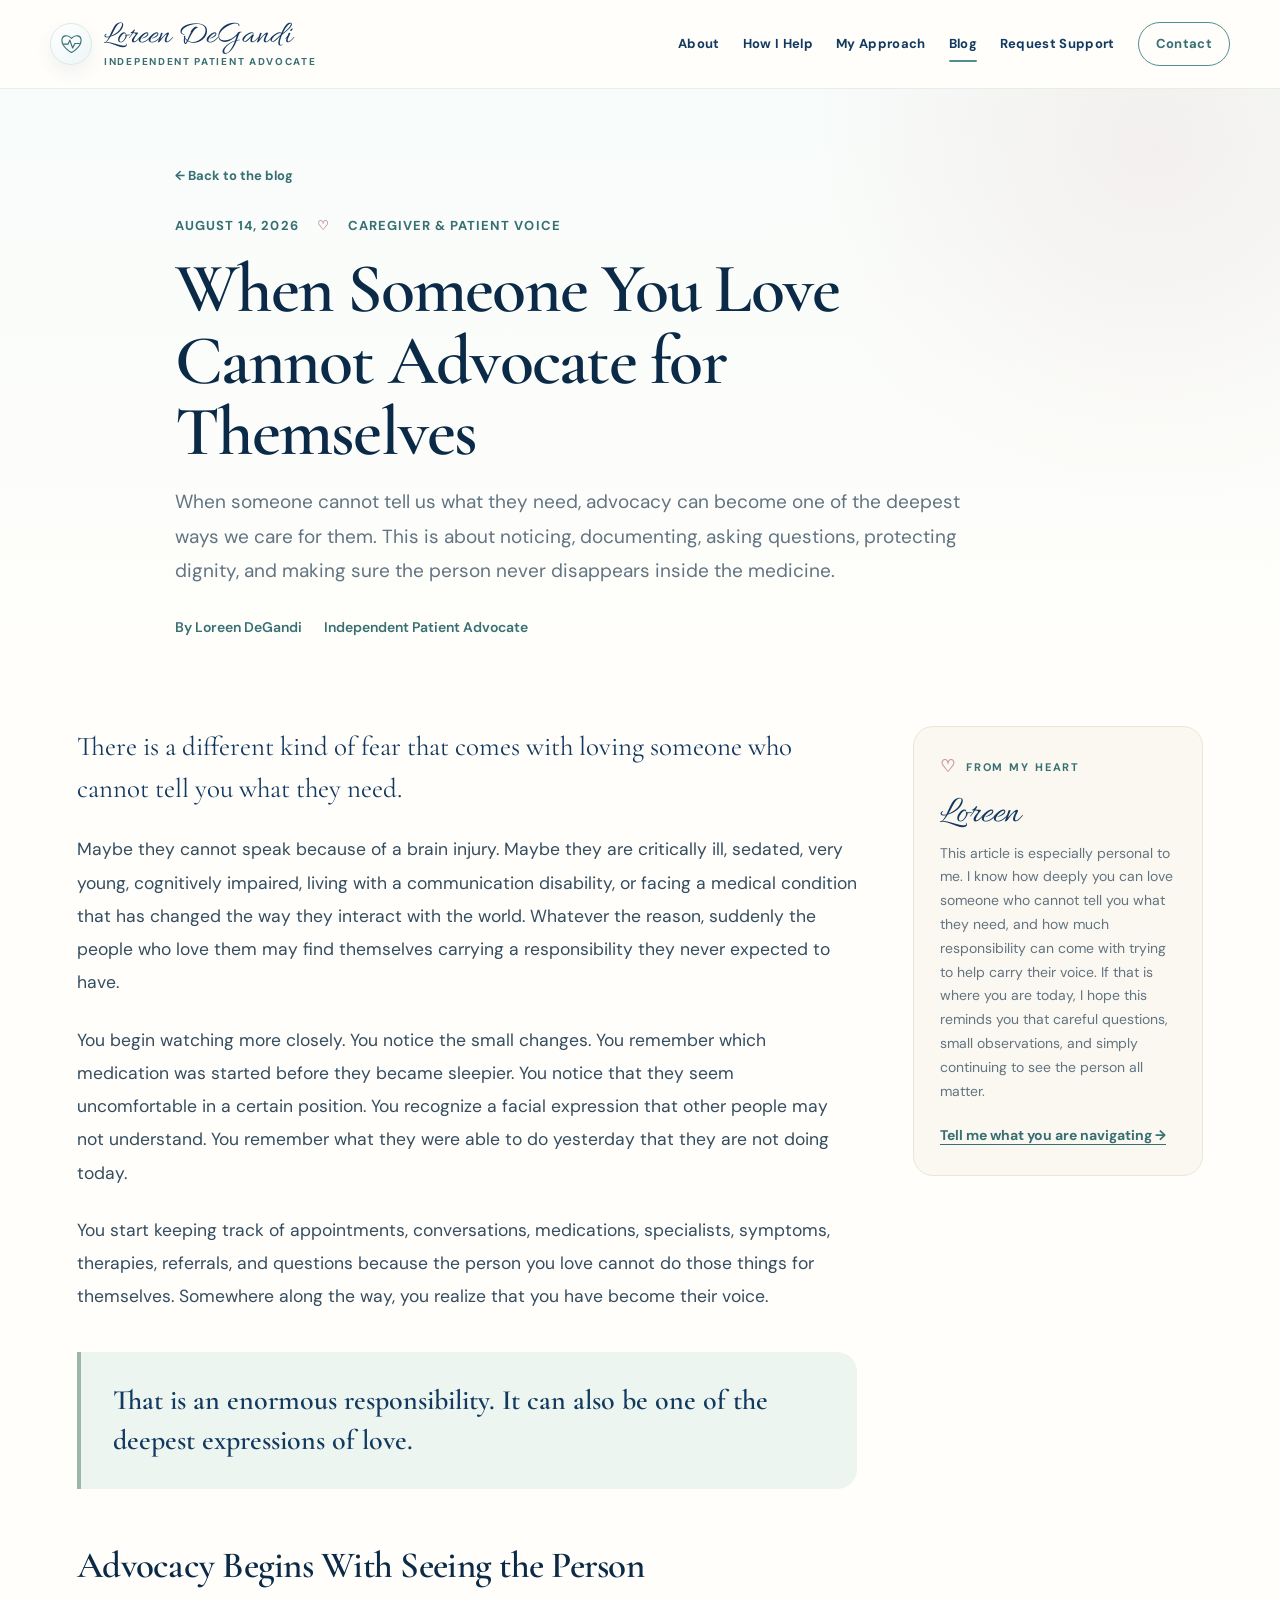
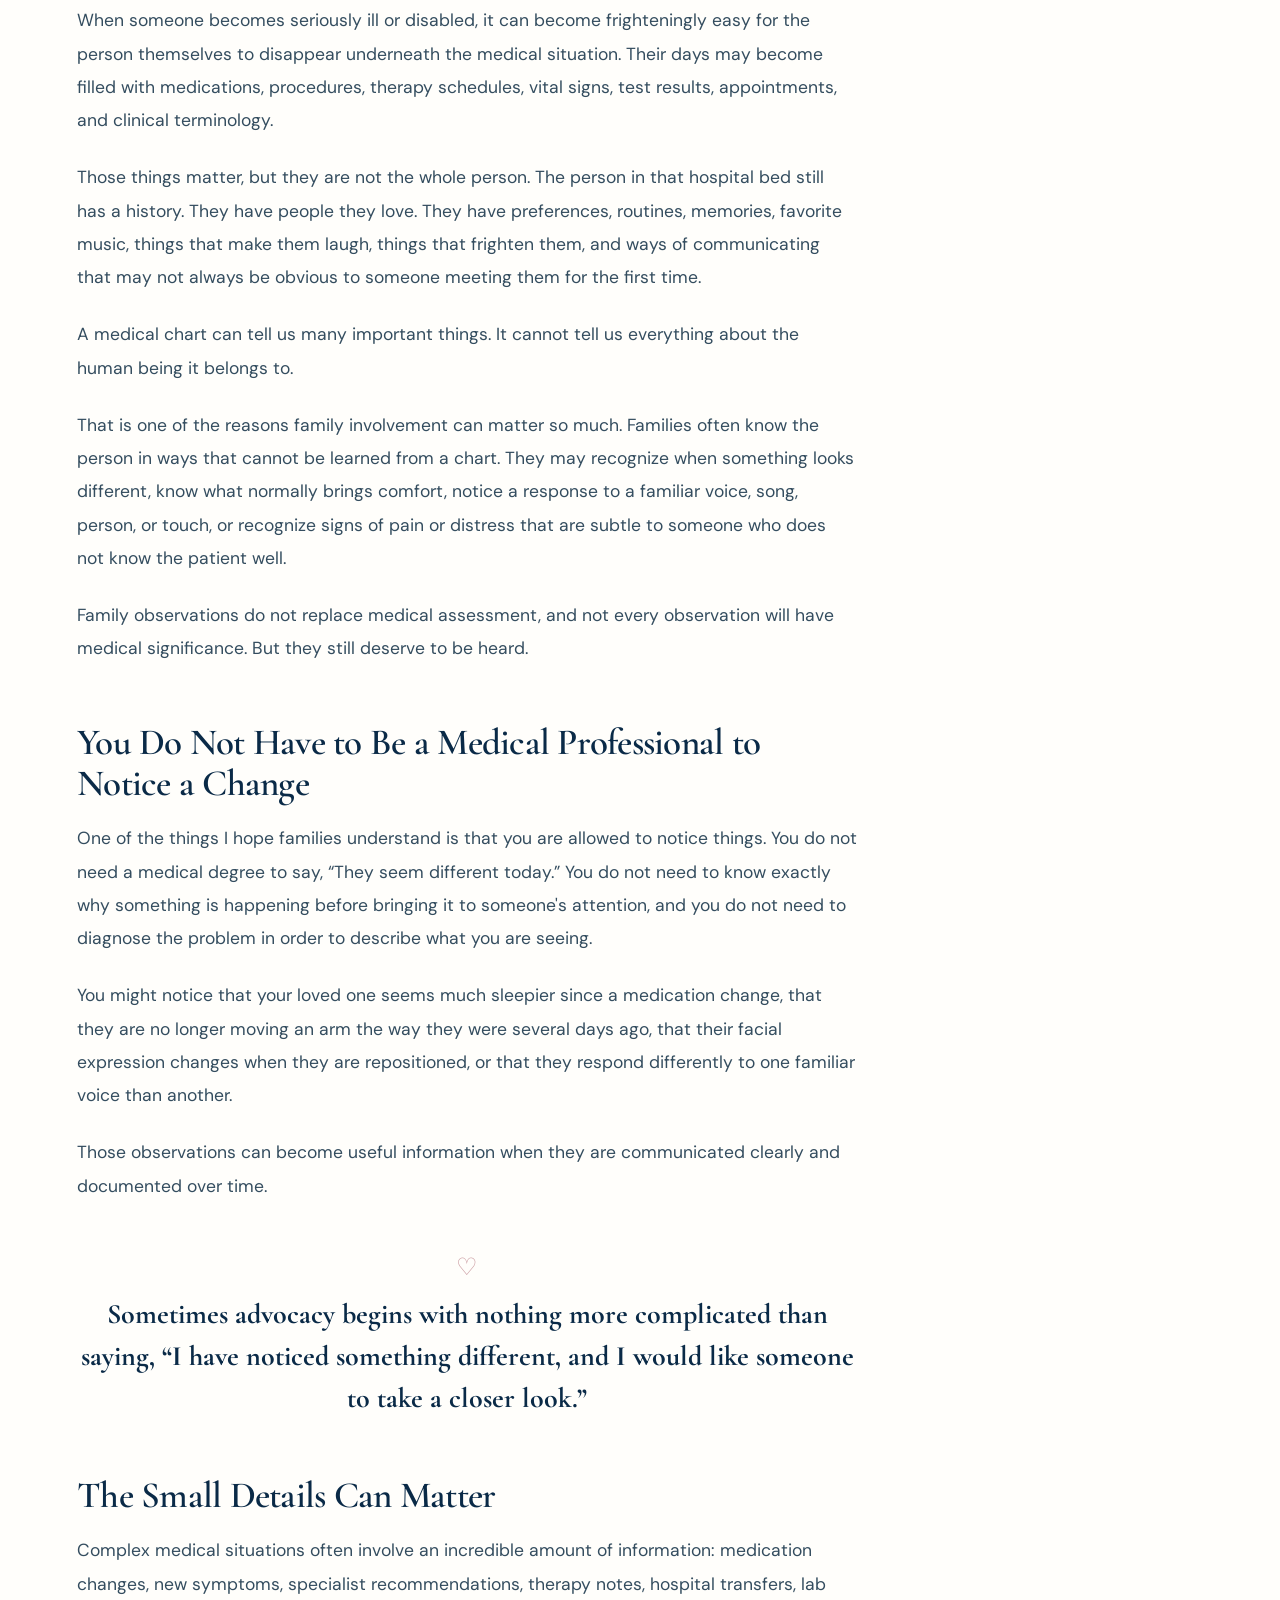
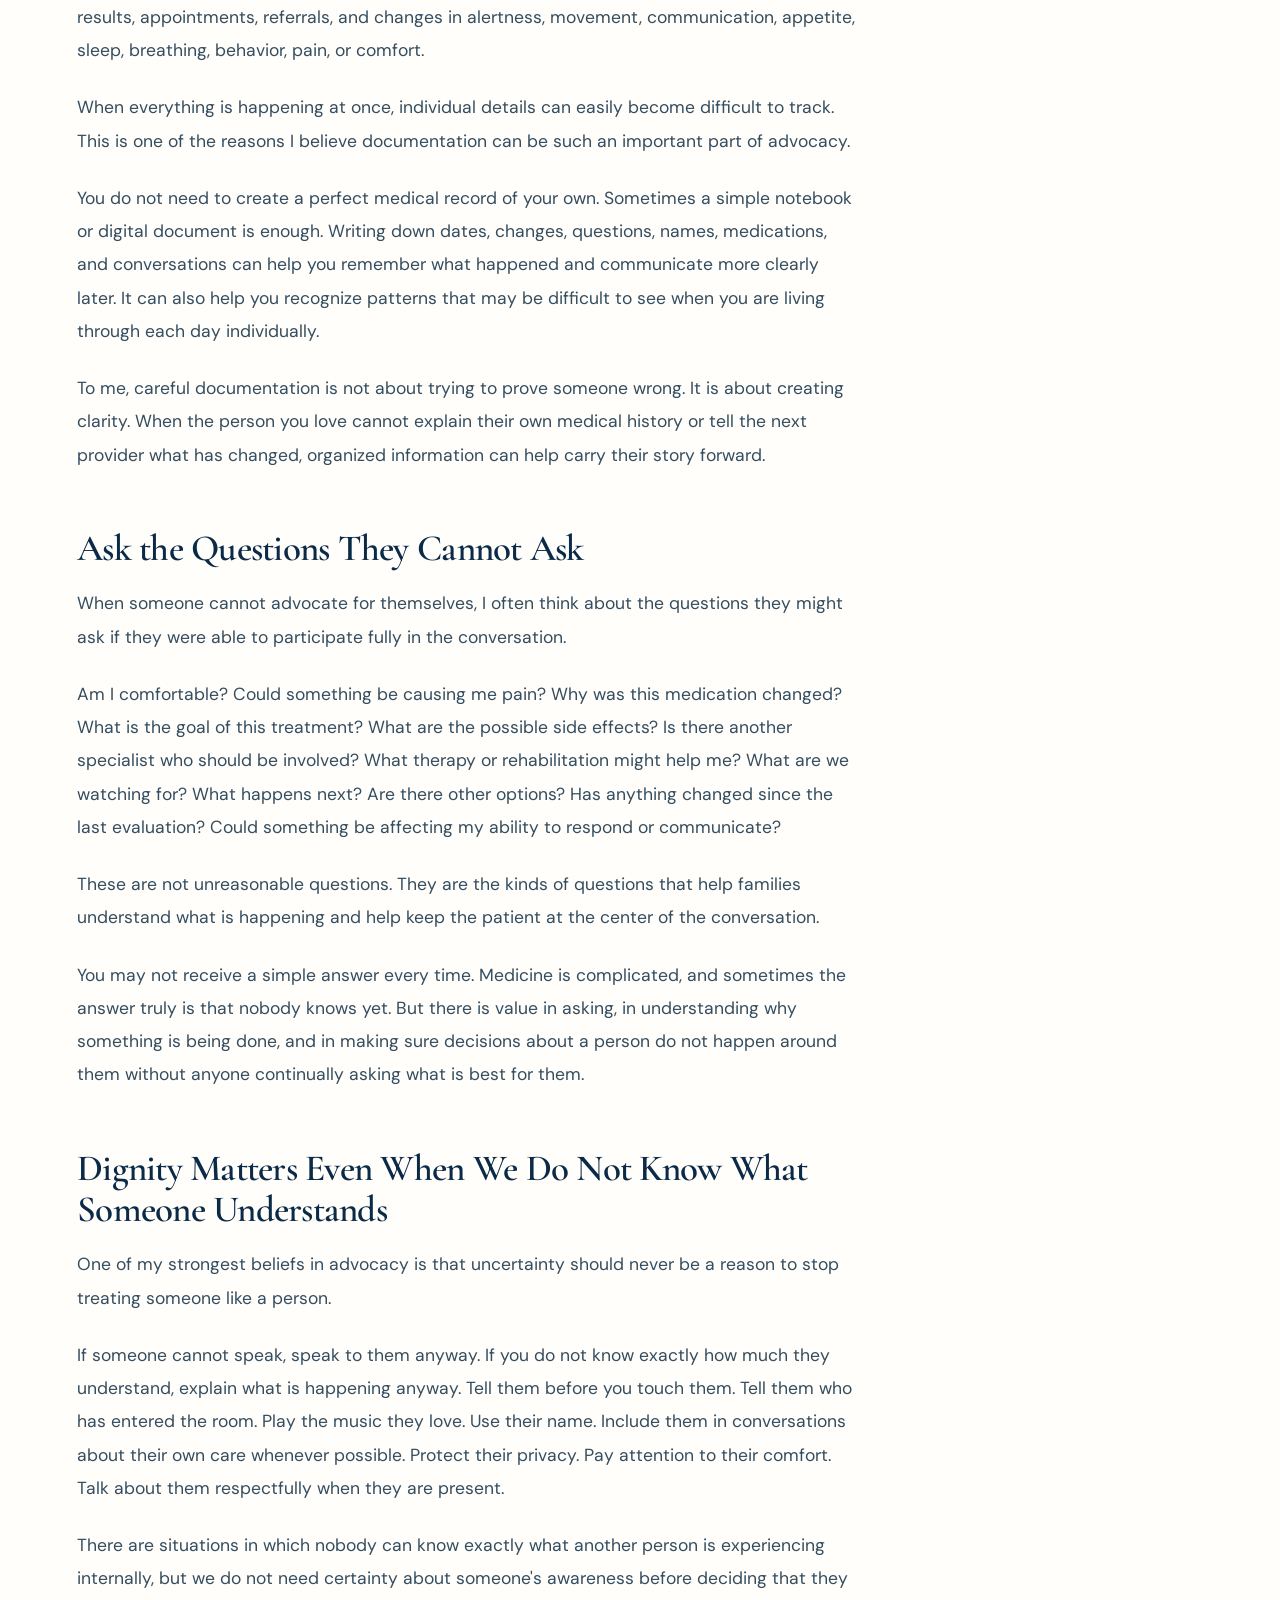
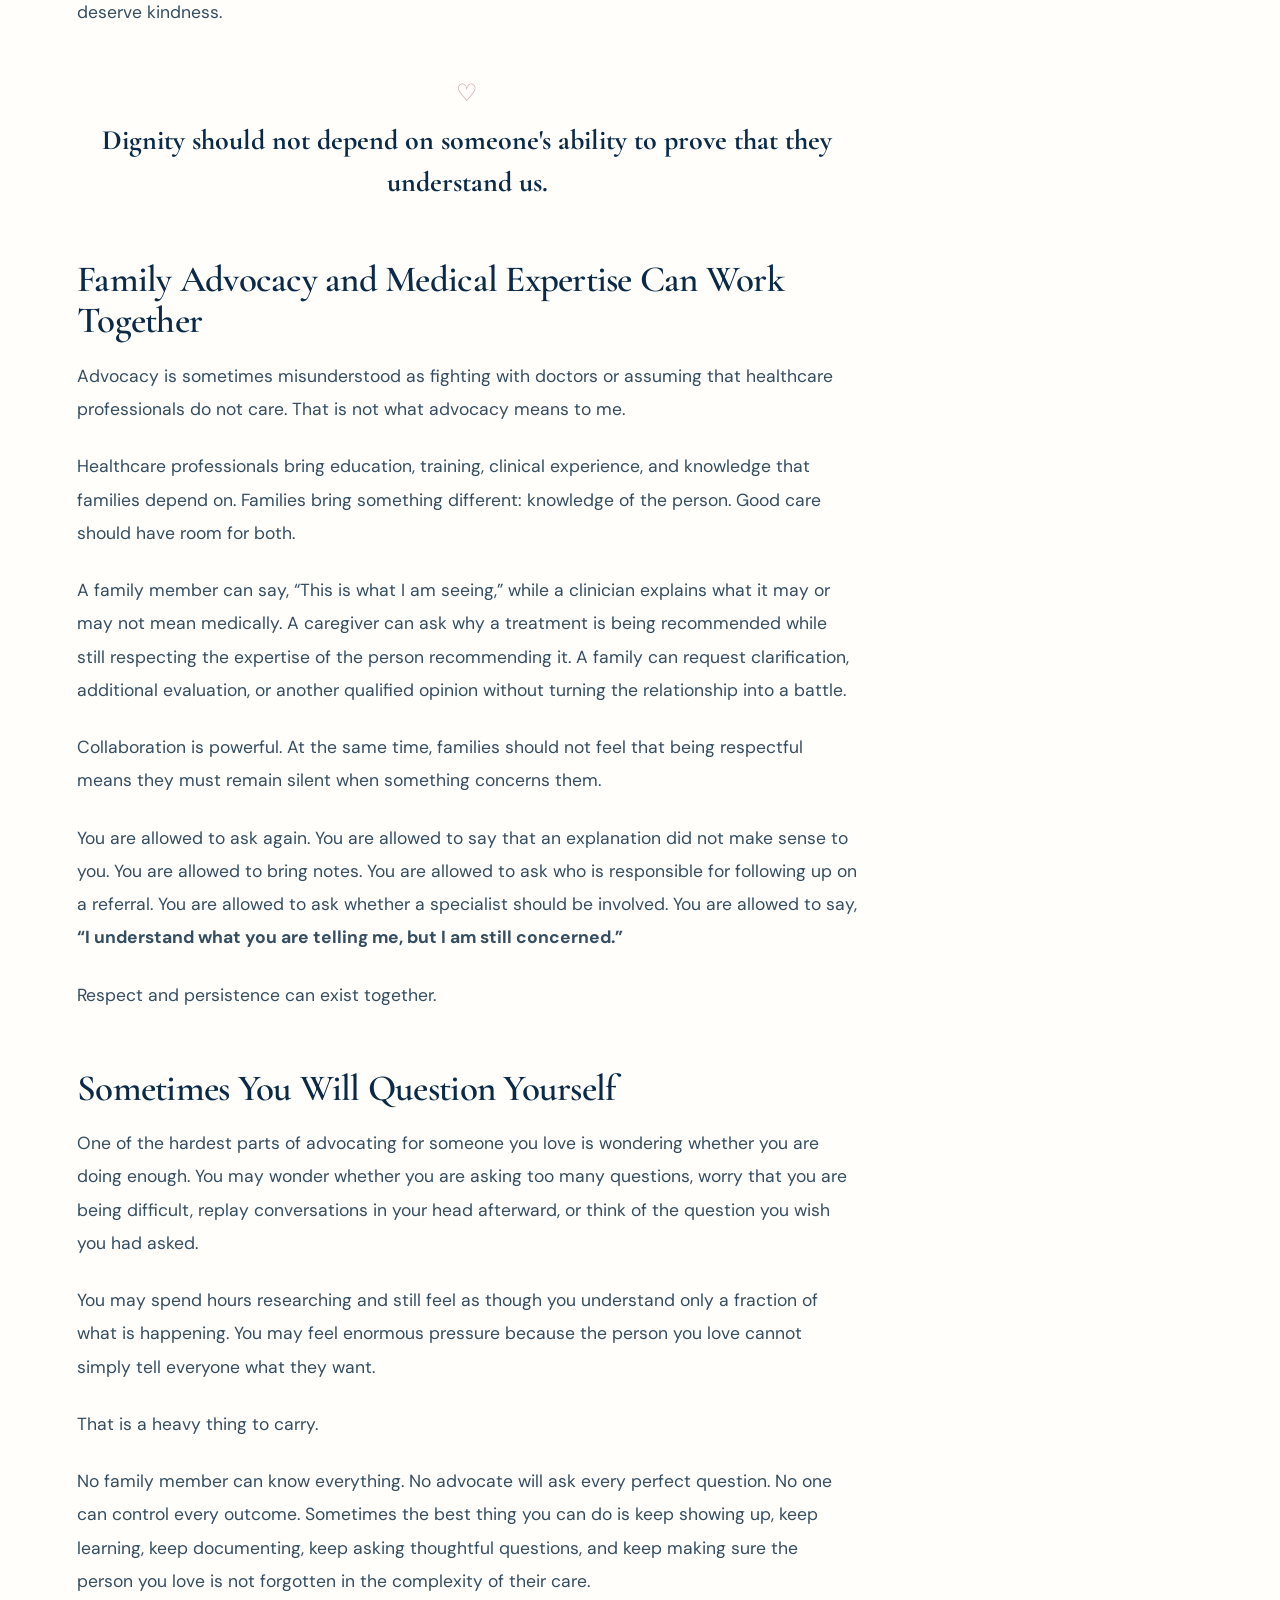
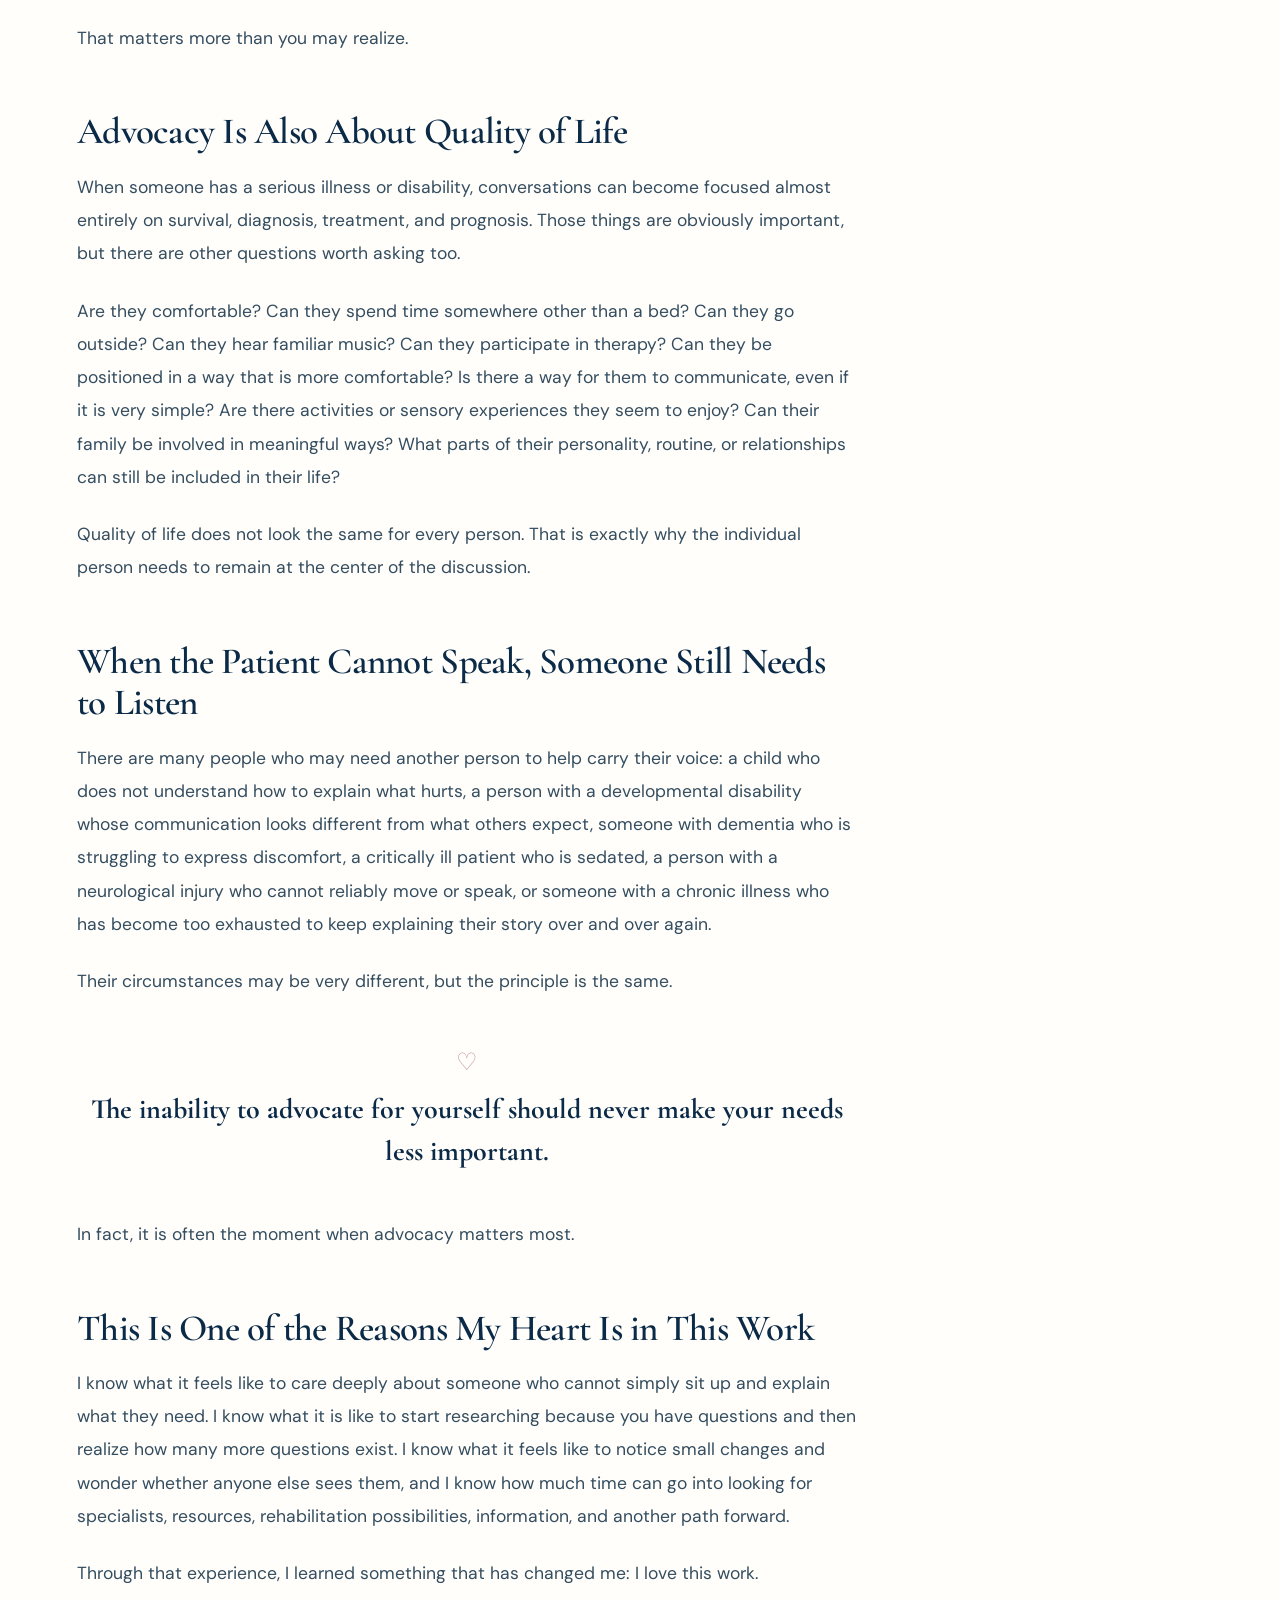
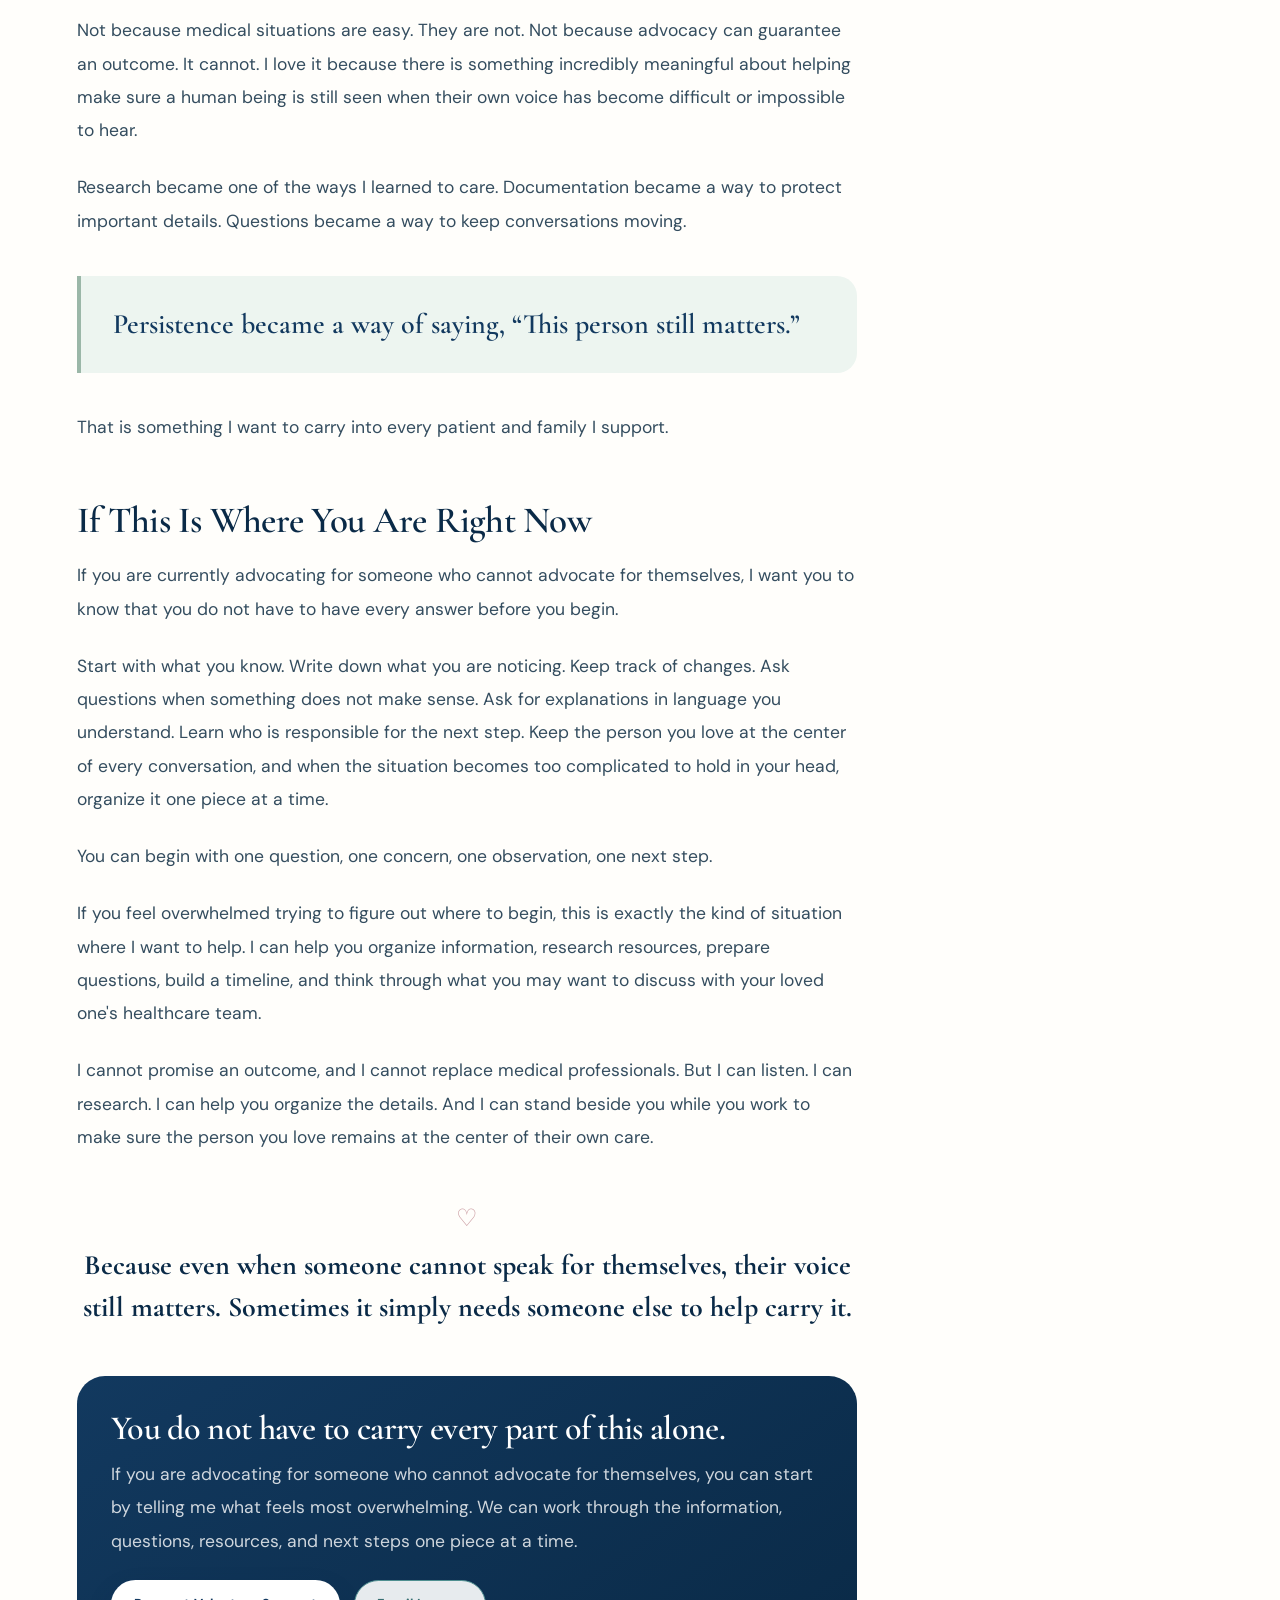
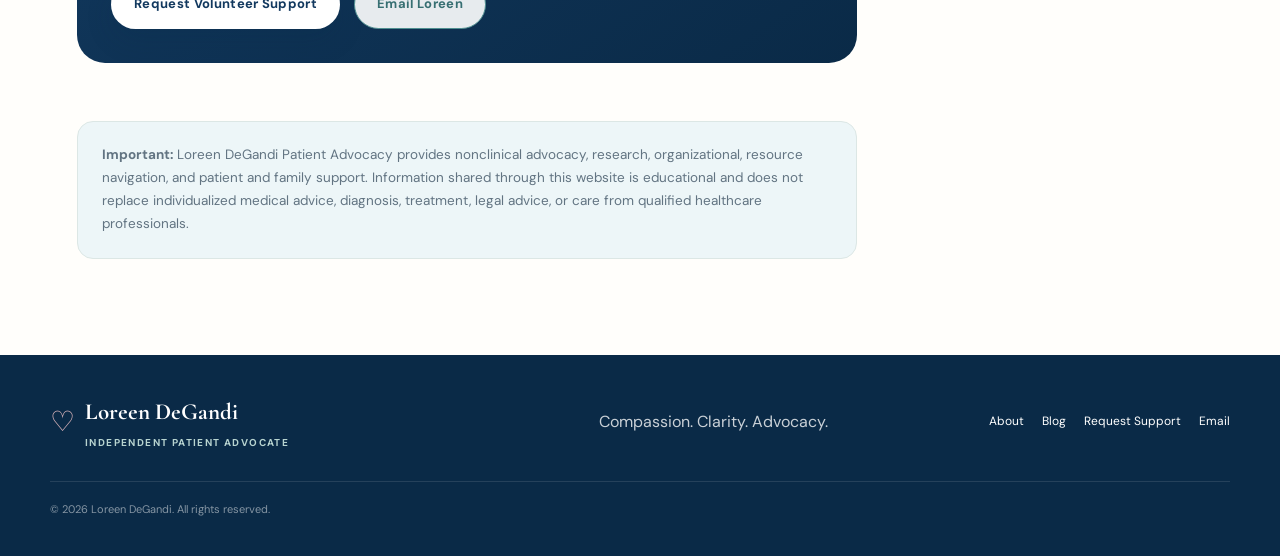
<file: when-someone-you-love-cannot-advocate-for-themselves.html>
<!DOCTYPE html>
<html lang="en">
<head>
  <meta charset="UTF-8" />
  <meta name="viewport" content="width=device-width, initial-scale=1.0" />
  <meta name="description" content="Loreen DeGandi writes about advocating for a loved one who cannot speak for themselves, including dignity, documentation, family observations, thoughtful questions, and compassionate collaboration with healthcare teams." />
  <meta name="theme-color" content="#f7fbfa" />
  <link rel="canonical" href="https://loreenalbertson-rgb.github.io/loreen-degandi-advocacy/when-someone-you-love-cannot-advocate-for-themselves.html" />
  <meta property="og:title" content="When Someone You Love Cannot Advocate for Themselves | Loreen DeGandi" />
  <meta property="og:description" content="When someone cannot speak for themselves, their voice still matters. A compassionate guide to family advocacy, dignity, documentation, and keeping the person at the center of care." />
  <meta property="og:type" content="article" />
  <title>When Someone You Love Cannot Advocate for Themselves | Loreen DeGandi Advocacy Blog</title>
  <link rel="preconnect" href="https://fonts.googleapis.com">
  <link rel="preconnect" href="https://fonts.gstatic.com" crossorigin>
  <link href="https://fonts.googleapis.com/css2?family=Allura&family=Cormorant+Garamond:wght@500;600;700&family=DM+Sans:wght@400;500;600;700&display=swap" rel="stylesheet">
  <link rel="stylesheet" href="styles.css?v=4" />
  <link rel="stylesheet" href="blog.css?v=2" />
</head>
<body>
  <a class="skip-link" href="#main">Skip to content</a>

  <header class="site-header">
    <div class="container nav-wrap">
      <a class="brand" href="index.html" aria-label="Loreen DeGandi home">
        <span class="brand-symbol" aria-hidden="true"><svg viewBox="0 0 48 48"><path d="M24 40S7 31 7 18c0-8 10-11 17-3 7-8 17-5 17 3 0 13-17 22-17 22Z"/><path d="M10 25h8l3-7 5 14 4-8h8"/></svg></span>
        <span class="brand-text"><span class="brand-name">Loreen DeGandi</span><span class="brand-role">Independent Patient Advocate</span></span>
      </a>
      <button class="menu-toggle" type="button" aria-label="Open navigation" aria-expanded="false" aria-controls="site-nav"><span></span><span></span><span></span></button>
      <nav id="site-nav" class="site-nav" aria-label="Primary navigation">
        <a href="about.html">About</a>
        <a href="index.html#services">How I Help</a>
        <a href="index.html#approach">My Approach</a>
        <a href="blog.html" aria-current="page">Blog</a>
        <a href="intake.html">Request Support</a>
        <a class="nav-cta" href="mailto:loreendegandi.advocacy@outlook.com">Contact</a>
      </nav>
    </div>
  </header>

  <main id="main">
    <section class="article-hero">
      <div class="container article-header">
        <a class="back-link" href="blog.html">← Back to the blog</a>
        <div class="post-meta"><span>August 14, 2026</span><span>Caregiver & Patient Voice</span></div>
        <h1>When Someone You Love Cannot Advocate for Themselves</h1>
        <p class="article-deck">When someone cannot tell us what they need, advocacy can become one of the deepest ways we care for them. This is about noticing, documenting, asking questions, protecting dignity, and making sure the person never disappears inside the medicine.</p>
        <div class="article-byline"><span>By Loreen DeGandi</span><span>Independent Patient Advocate</span></div>
      </div>
    </section>

    <section class="article-body-section">
      <div class="container article-layout">
        <article class="article-content">
          <p class="opening">There is a different kind of fear that comes with loving someone who cannot tell you what they need.</p>

          <p>Maybe they cannot speak because of a brain injury. Maybe they are critically ill, sedated, very young, cognitively impaired, living with a communication disability, or facing a medical condition that has changed the way they interact with the world. Whatever the reason, suddenly the people who love them may find themselves carrying a responsibility they never expected to have.</p>

          <p>You begin watching more closely. You notice the small changes. You remember which medication was started before they became sleepier. You notice that they seem uncomfortable in a certain position. You recognize a facial expression that other people may not understand. You remember what they were able to do yesterday that they are not doing today.</p>

          <p>You start keeping track of appointments, conversations, medications, specialists, symptoms, therapies, referrals, and questions because the person you love cannot do those things for themselves. Somewhere along the way, you realize that you have become their voice.</p>

          <blockquote>That is an enormous responsibility. It can also be one of the deepest expressions of love.</blockquote>

          <h2>Advocacy Begins With Seeing the Person</h2>

          <p>When someone becomes seriously ill or disabled, it can become frighteningly easy for the person themselves to disappear underneath the medical situation. Their days may become filled with medications, procedures, therapy schedules, vital signs, test results, appointments, and clinical terminology.</p>

          <p>Those things matter, but they are not the whole person. The person in that hospital bed still has a history. They have people they love. They have preferences, routines, memories, favorite music, things that make them laugh, things that frighten them, and ways of communicating that may not always be obvious to someone meeting them for the first time.</p>

          <p>A medical chart can tell us many important things. It cannot tell us everything about the human being it belongs to.</p>

          <p>That is one of the reasons family involvement can matter so much. Families often know the person in ways that cannot be learned from a chart. They may recognize when something looks different, know what normally brings comfort, notice a response to a familiar voice, song, person, or touch, or recognize signs of pain or distress that are subtle to someone who does not know the patient well.</p>

          <p>Family observations do not replace medical assessment, and not every observation will have medical significance. But they still deserve to be heard.</p>

          <h2>You Do Not Have to Be a Medical Professional to Notice a Change</h2>

          <p>One of the things I hope families understand is that you are allowed to notice things. You do not need a medical degree to say, “They seem different today.” You do not need to know exactly why something is happening before bringing it to someone's attention, and you do not need to diagnose the problem in order to describe what you are seeing.</p>

          <p>You might notice that your loved one seems much sleepier since a medication change, that they are no longer moving an arm the way they were several days ago, that their facial expression changes when they are repositioned, or that they respond differently to one familiar voice than another.</p>

          <p>Those observations can become useful information when they are communicated clearly and documented over time.</p>

          <p class="heart-line">Sometimes advocacy begins with nothing more complicated than saying, “I have noticed something different, and I would like someone to take a closer look.”</p>

          <h2>The Small Details Can Matter</h2>

          <p>Complex medical situations often involve an incredible amount of information: medication changes, new symptoms, specialist recommendations, therapy notes, hospital transfers, lab results, appointments, referrals, and changes in alertness, movement, communication, appetite, sleep, breathing, behavior, pain, or comfort.</p>

          <p>When everything is happening at once, individual details can easily become difficult to track. This is one of the reasons I believe documentation can be such an important part of advocacy.</p>

          <p>You do not need to create a perfect medical record of your own. Sometimes a simple notebook or digital document is enough. Writing down dates, changes, questions, names, medications, and conversations can help you remember what happened and communicate more clearly later. It can also help you recognize patterns that may be difficult to see when you are living through each day individually.</p>

          <p>To me, careful documentation is not about trying to prove someone wrong. It is about creating clarity. When the person you love cannot explain their own medical history or tell the next provider what has changed, organized information can help carry their story forward.</p>

          <h2>Ask the Questions They Cannot Ask</h2>

          <p>When someone cannot advocate for themselves, I often think about the questions they might ask if they were able to participate fully in the conversation.</p>

          <p>Am I comfortable? Could something be causing me pain? Why was this medication changed? What is the goal of this treatment? What are the possible side effects? Is there another specialist who should be involved? What therapy or rehabilitation might help me? What are we watching for? What happens next? Are there other options? Has anything changed since the last evaluation? Could something be affecting my ability to respond or communicate?</p>

          <p>These are not unreasonable questions. They are the kinds of questions that help families understand what is happening and help keep the patient at the center of the conversation.</p>

          <p>You may not receive a simple answer every time. Medicine is complicated, and sometimes the answer truly is that nobody knows yet. But there is value in asking, in understanding why something is being done, and in making sure decisions about a person do not happen around them without anyone continually asking what is best for them.</p>

          <h2>Dignity Matters Even When We Do Not Know What Someone Understands</h2>

          <p>One of my strongest beliefs in advocacy is that uncertainty should never be a reason to stop treating someone like a person.</p>

          <p>If someone cannot speak, speak to them anyway. If you do not know exactly how much they understand, explain what is happening anyway. Tell them before you touch them. Tell them who has entered the room. Play the music they love. Use their name. Include them in conversations about their own care whenever possible. Protect their privacy. Pay attention to their comfort. Talk about them respectfully when they are present.</p>

          <p>There are situations in which nobody can know exactly what another person is experiencing internally, but we do not need certainty about someone's awareness before deciding that they deserve kindness.</p>

          <p class="heart-line">Dignity should not depend on someone's ability to prove that they understand us.</p>

          <h2>Family Advocacy and Medical Expertise Can Work Together</h2>

          <p>Advocacy is sometimes misunderstood as fighting with doctors or assuming that healthcare professionals do not care. That is not what advocacy means to me.</p>

          <p>Healthcare professionals bring education, training, clinical experience, and knowledge that families depend on. Families bring something different: knowledge of the person. Good care should have room for both.</p>

          <p>A family member can say, “This is what I am seeing,” while a clinician explains what it may or may not mean medically. A caregiver can ask why a treatment is being recommended while still respecting the expertise of the person recommending it. A family can request clarification, additional evaluation, or another qualified opinion without turning the relationship into a battle.</p>

          <p>Collaboration is powerful. At the same time, families should not feel that being respectful means they must remain silent when something concerns them.</p>

          <p>You are allowed to ask again. You are allowed to say that an explanation did not make sense to you. You are allowed to bring notes. You are allowed to ask who is responsible for following up on a referral. You are allowed to ask whether a specialist should be involved. You are allowed to say, <strong>“I understand what you are telling me, but I am still concerned.”</strong></p>

          <p>Respect and persistence can exist together.</p>

          <h2>Sometimes You Will Question Yourself</h2>

          <p>One of the hardest parts of advocating for someone you love is wondering whether you are doing enough. You may wonder whether you are asking too many questions, worry that you are being difficult, replay conversations in your head afterward, or think of the question you wish you had asked.</p>

          <p>You may spend hours researching and still feel as though you understand only a fraction of what is happening. You may feel enormous pressure because the person you love cannot simply tell everyone what they want.</p>

          <p>That is a heavy thing to carry.</p>

          <p>No family member can know everything. No advocate will ask every perfect question. No one can control every outcome. Sometimes the best thing you can do is keep showing up, keep learning, keep documenting, keep asking thoughtful questions, and keep making sure the person you love is not forgotten in the complexity of their care.</p>

          <p>That matters more than you may realize.</p>

          <h2>Advocacy Is Also About Quality of Life</h2>

          <p>When someone has a serious illness or disability, conversations can become focused almost entirely on survival, diagnosis, treatment, and prognosis. Those things are obviously important, but there are other questions worth asking too.</p>

          <p>Are they comfortable? Can they spend time somewhere other than a bed? Can they go outside? Can they hear familiar music? Can they participate in therapy? Can they be positioned in a way that is more comfortable? Is there a way for them to communicate, even if it is very simple? Are there activities or sensory experiences they seem to enjoy? Can their family be involved in meaningful ways? What parts of their personality, routine, or relationships can still be included in their life?</p>

          <p>Quality of life does not look the same for every person. That is exactly why the individual person needs to remain at the center of the discussion.</p>

          <h2>When the Patient Cannot Speak, Someone Still Needs to Listen</h2>

          <p>There are many people who may need another person to help carry their voice: a child who does not understand how to explain what hurts, a person with a developmental disability whose communication looks different from what others expect, someone with dementia who is struggling to express discomfort, a critically ill patient who is sedated, a person with a neurological injury who cannot reliably move or speak, or someone with a chronic illness who has become too exhausted to keep explaining their story over and over again.</p>

          <p>Their circumstances may be very different, but the principle is the same.</p>

          <p class="heart-line">The inability to advocate for yourself should never make your needs less important.</p>

          <p>In fact, it is often the moment when advocacy matters most.</p>

          <h2>This Is One of the Reasons My Heart Is in This Work</h2>

          <p>I know what it feels like to care deeply about someone who cannot simply sit up and explain what they need. I know what it is like to start researching because you have questions and then realize how many more questions exist. I know what it feels like to notice small changes and wonder whether anyone else sees them, and I know how much time can go into looking for specialists, resources, rehabilitation possibilities, information, and another path forward.</p>

          <p>Through that experience, I learned something that has changed me: I love this work.</p>

          <p>Not because medical situations are easy. They are not. Not because advocacy can guarantee an outcome. It cannot. I love it because there is something incredibly meaningful about helping make sure a human being is still seen when their own voice has become difficult or impossible to hear.</p>

          <p>Research became one of the ways I learned to care. Documentation became a way to protect important details. Questions became a way to keep conversations moving.</p>

          <blockquote>Persistence became a way of saying, “This person still matters.”</blockquote>

          <p>That is something I want to carry into every patient and family I support.</p>

          <h2>If This Is Where You Are Right Now</h2>

          <p>If you are currently advocating for someone who cannot advocate for themselves, I want you to know that you do not have to have every answer before you begin.</p>

          <p>Start with what you know. Write down what you are noticing. Keep track of changes. Ask questions when something does not make sense. Ask for explanations in language you understand. Learn who is responsible for the next step. Keep the person you love at the center of every conversation, and when the situation becomes too complicated to hold in your head, organize it one piece at a time.</p>

          <p>You can begin with one question, one concern, one observation, one next step.</p>

          <p>If you feel overwhelmed trying to figure out where to begin, this is exactly the kind of situation where I want to help. I can help you organize information, research resources, prepare questions, build a timeline, and think through what you may want to discuss with your loved one's healthcare team.</p>

          <p>I cannot promise an outcome, and I cannot replace medical professionals. But I can listen. I can research. I can help you organize the details. And I can stand beside you while you work to make sure the person you love remains at the center of their own care.</p>

          <p class="heart-line">Because even when someone cannot speak for themselves, their voice still matters. Sometimes it simply needs someone else to help carry it.</p>

          <div class="article-footer-cta">
            <h2>You do not have to carry every part of this alone.</h2>
            <p>If you are advocating for someone who cannot advocate for themselves, you can start by telling me what feels most overwhelming. We can work through the information, questions, resources, and next steps one piece at a time.</p>
            <a class="button button-light" href="intake.html">Request Volunteer Support</a>
            <a class="button button-secondary" href="mailto:loreendegandi.advocacy@outlook.com">Email Loreen</a>
          </div>

          <div class="article-disclaimer"><strong>Important:</strong> Loreen DeGandi Patient Advocacy provides nonclinical advocacy, research, organizational, resource navigation, and patient and family support. Information shared through this website is educational and does not replace individualized medical advice, diagnosis, treatment, legal advice, or care from qualified healthcare professionals.</div>
        </article>

        <aside class="article-aside">
          <span class="section-kicker">From My Heart</span>
          <div class="signature">Loreen</div>
          <p>This article is especially personal to me. I know how deeply you can love someone who cannot tell you what they need, and how much responsibility can come with trying to help carry their voice. If that is where you are today, I hope this reminds you that careful questions, small observations, and simply continuing to see the person all matter.</p>
          <a href="intake.html">Tell me what you are navigating →</a>
        </aside>
      </div>
    </section>
  </main>

  <footer class="site-footer">
    <div class="container footer-grid">
      <div class="footer-brand"><span class="footer-heart" aria-hidden="true">♡</span><div><strong>Loreen DeGandi</strong><span>Independent Patient Advocate</span></div></div>
      <p>Compassion. Clarity. Advocacy.</p>
      <nav class="footer-nav" aria-label="Footer navigation"><a href="about.html">About</a><a href="blog.html">Blog</a><a href="intake.html">Request Support</a><a href="mailto:loreendegandi.advocacy@outlook.com">Email</a></nav>
      <p class="copyright">© <span id="year"></span> Loreen DeGandi. All rights reserved.</p>
    </div>
  </footer>

  <script src="script.js?v=4"></script>
</body>
</html>
</file>
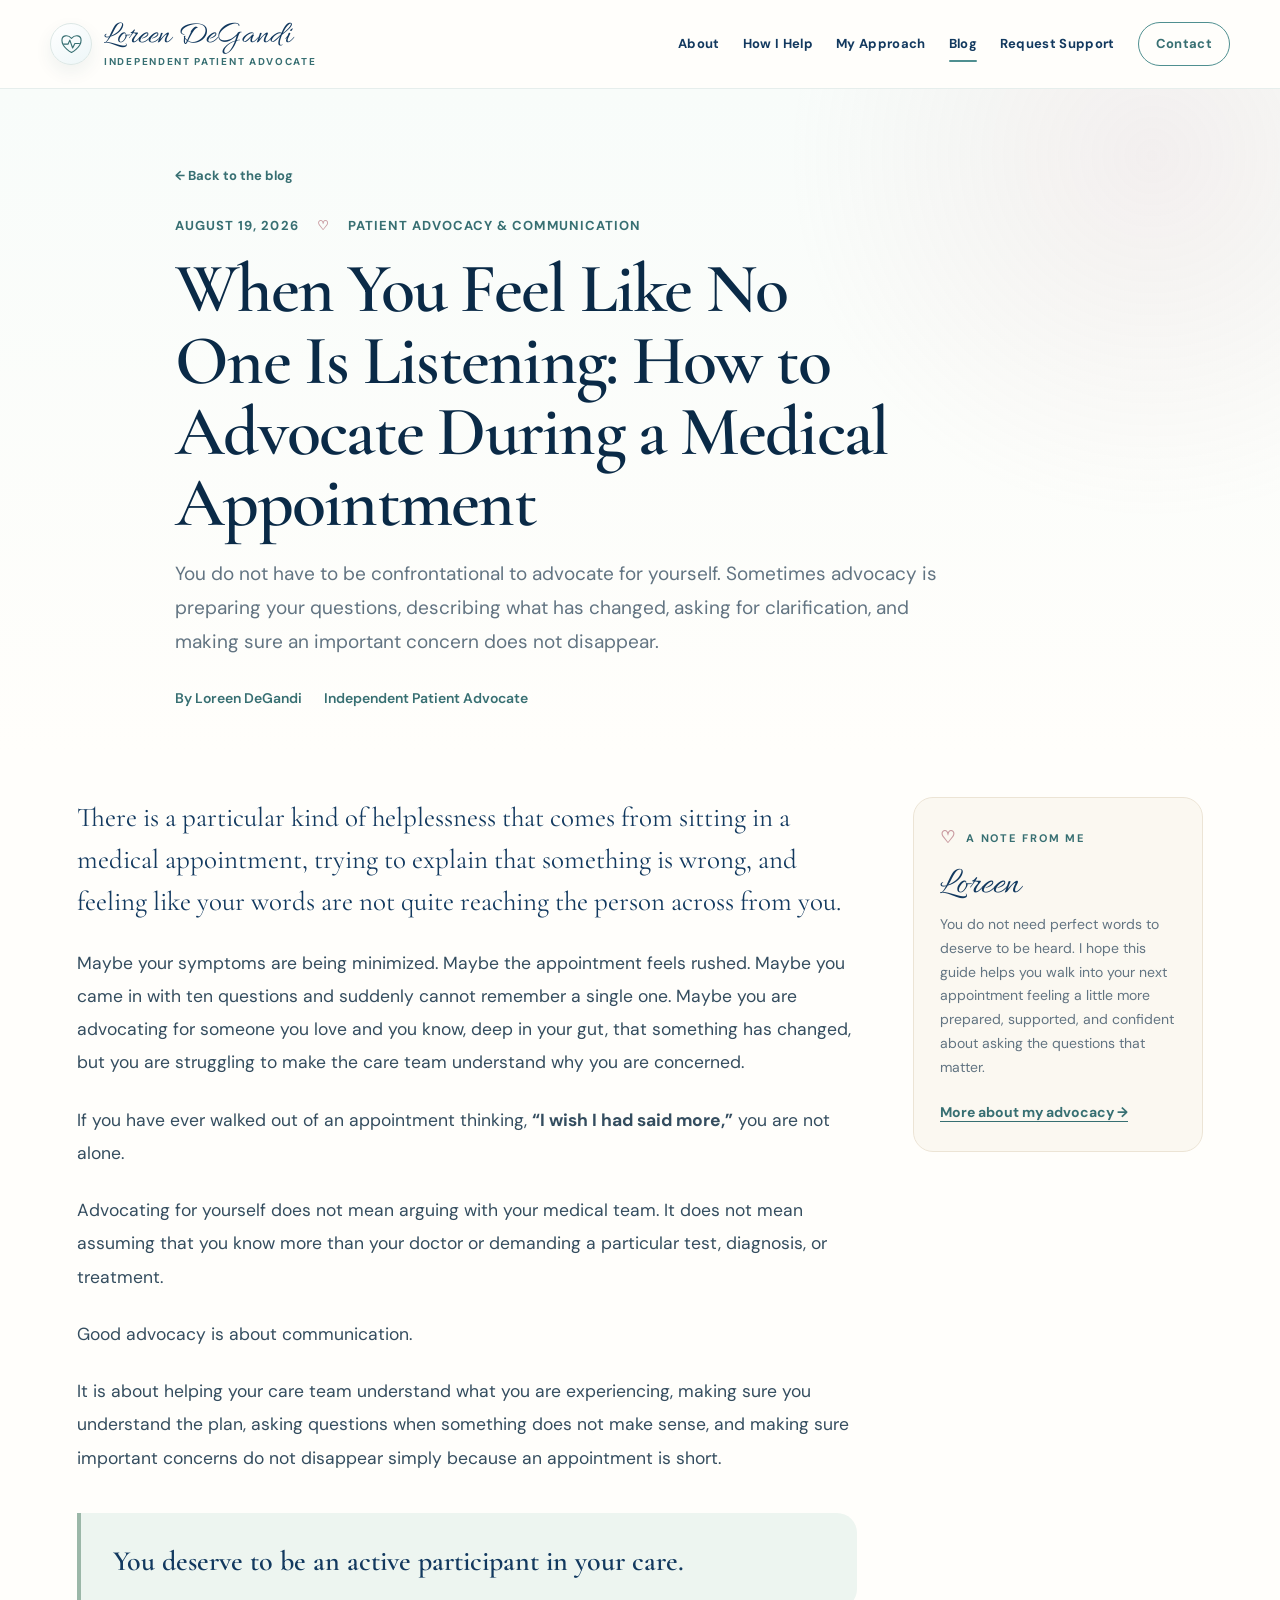
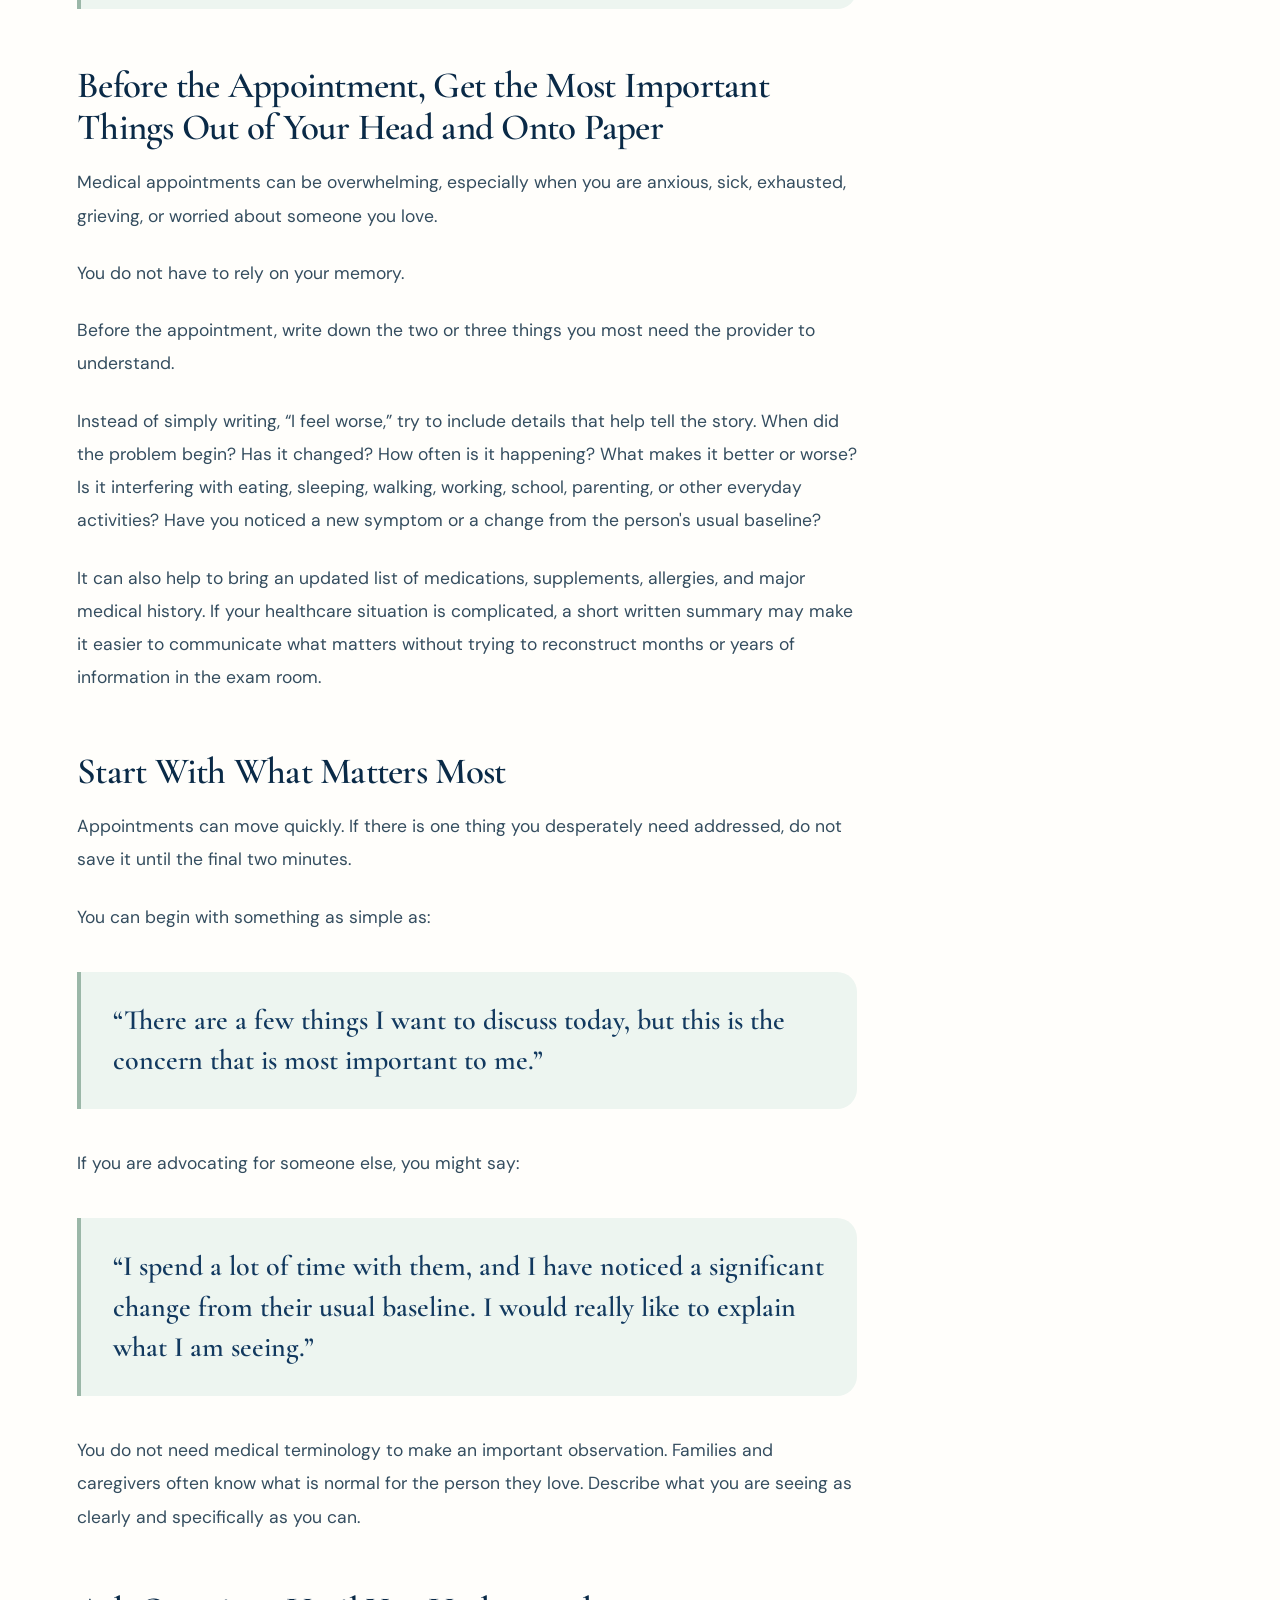
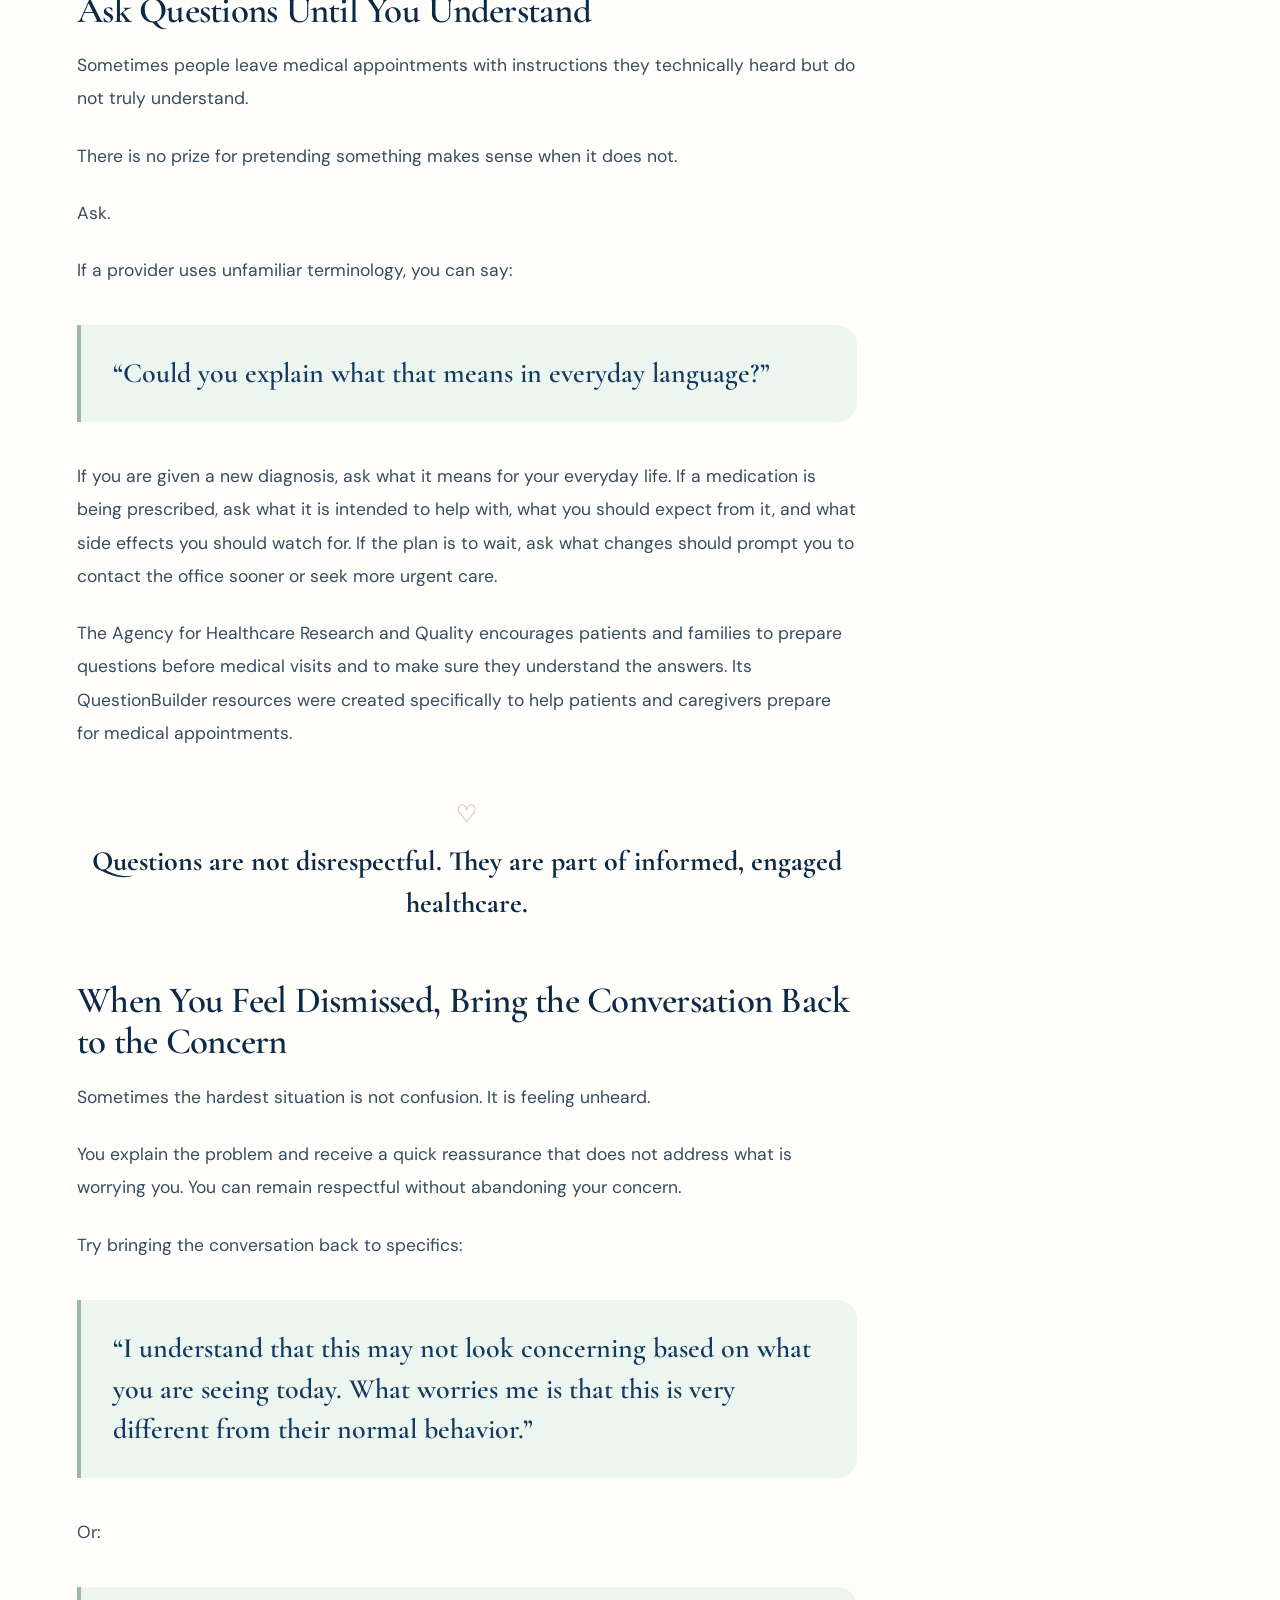
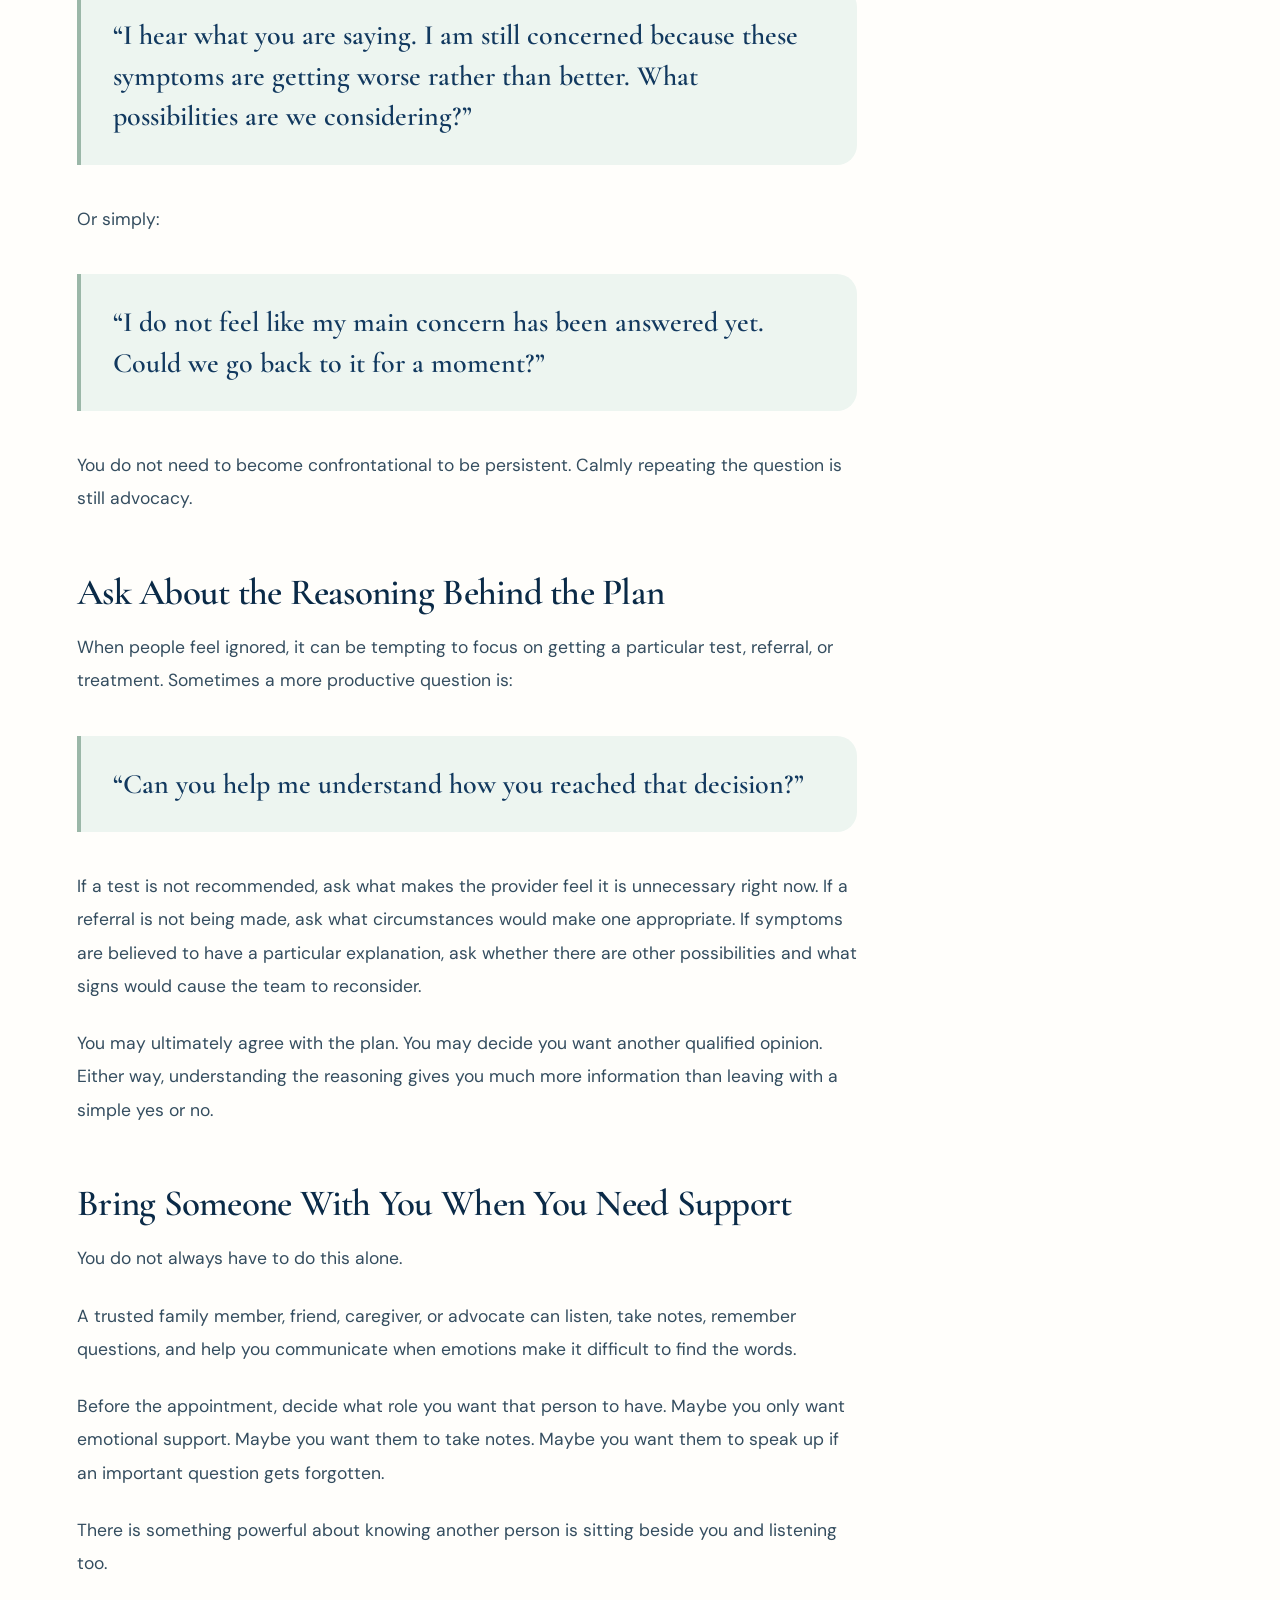
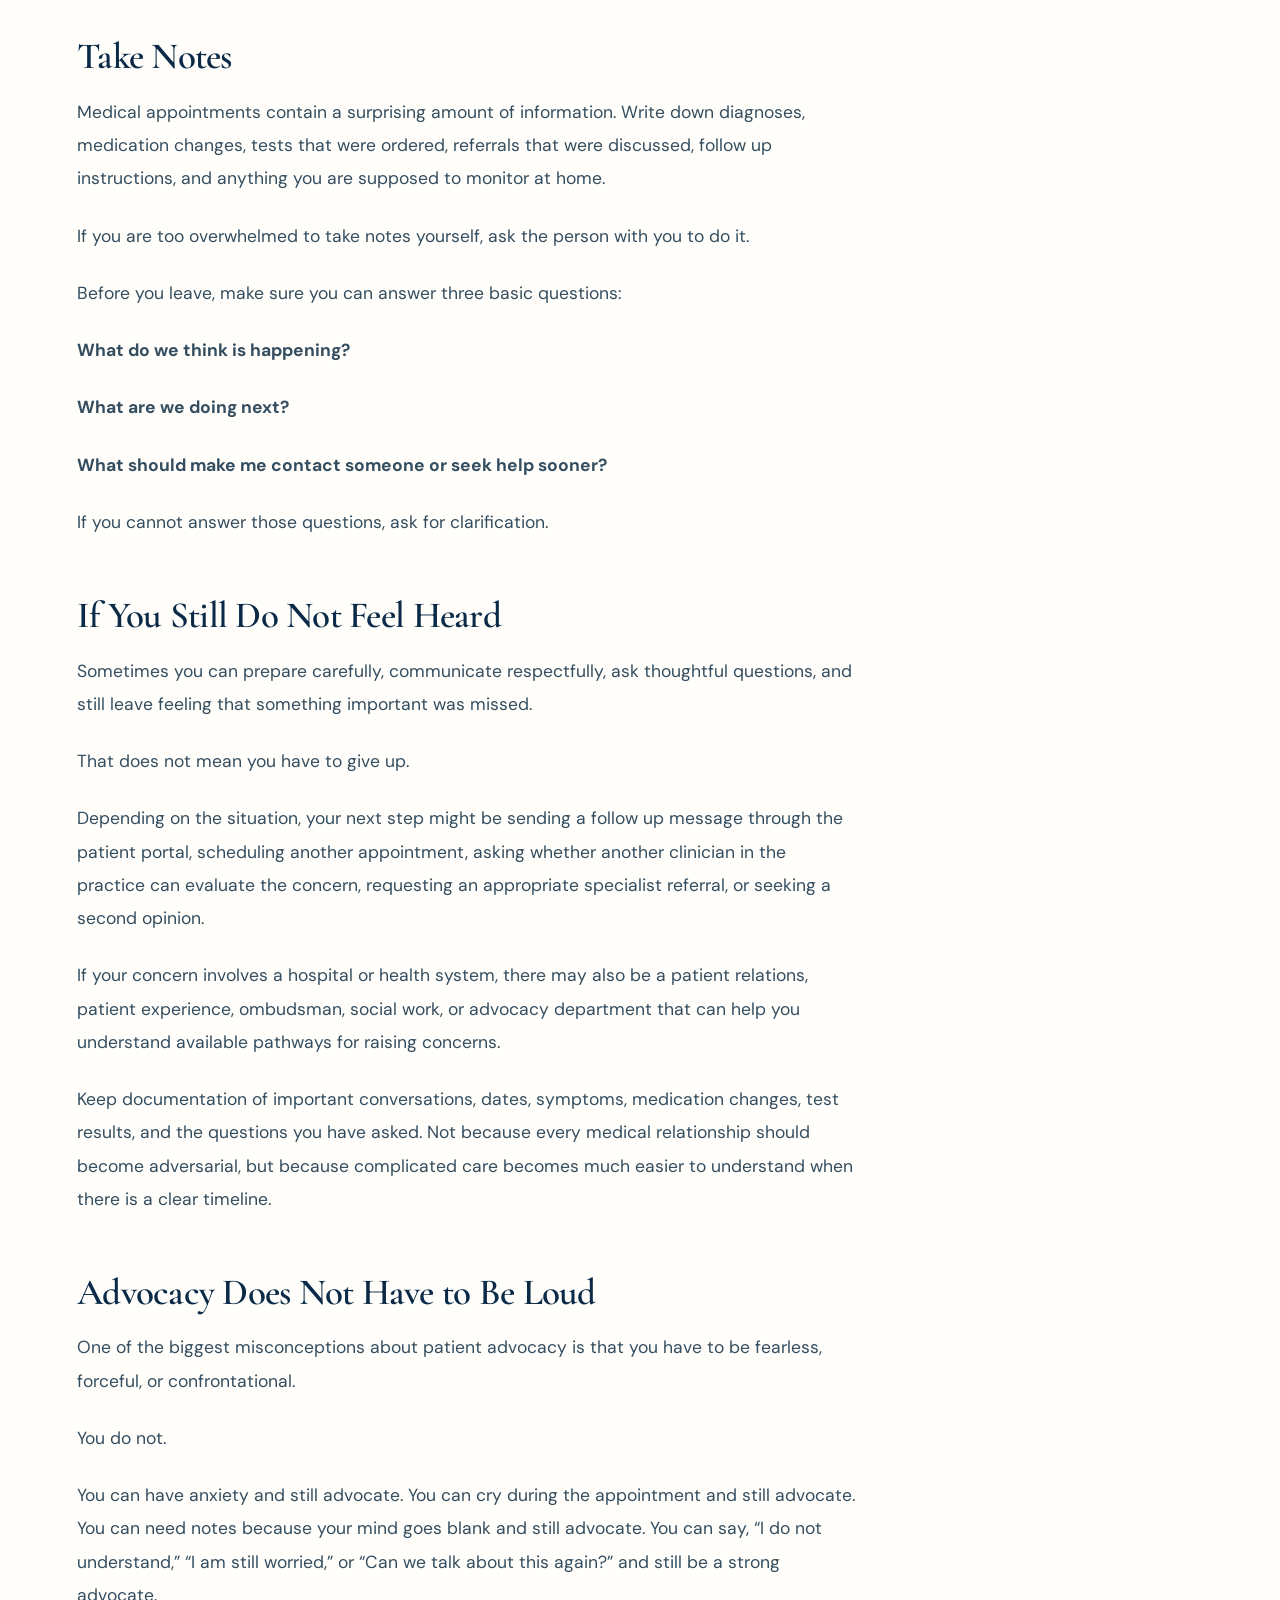
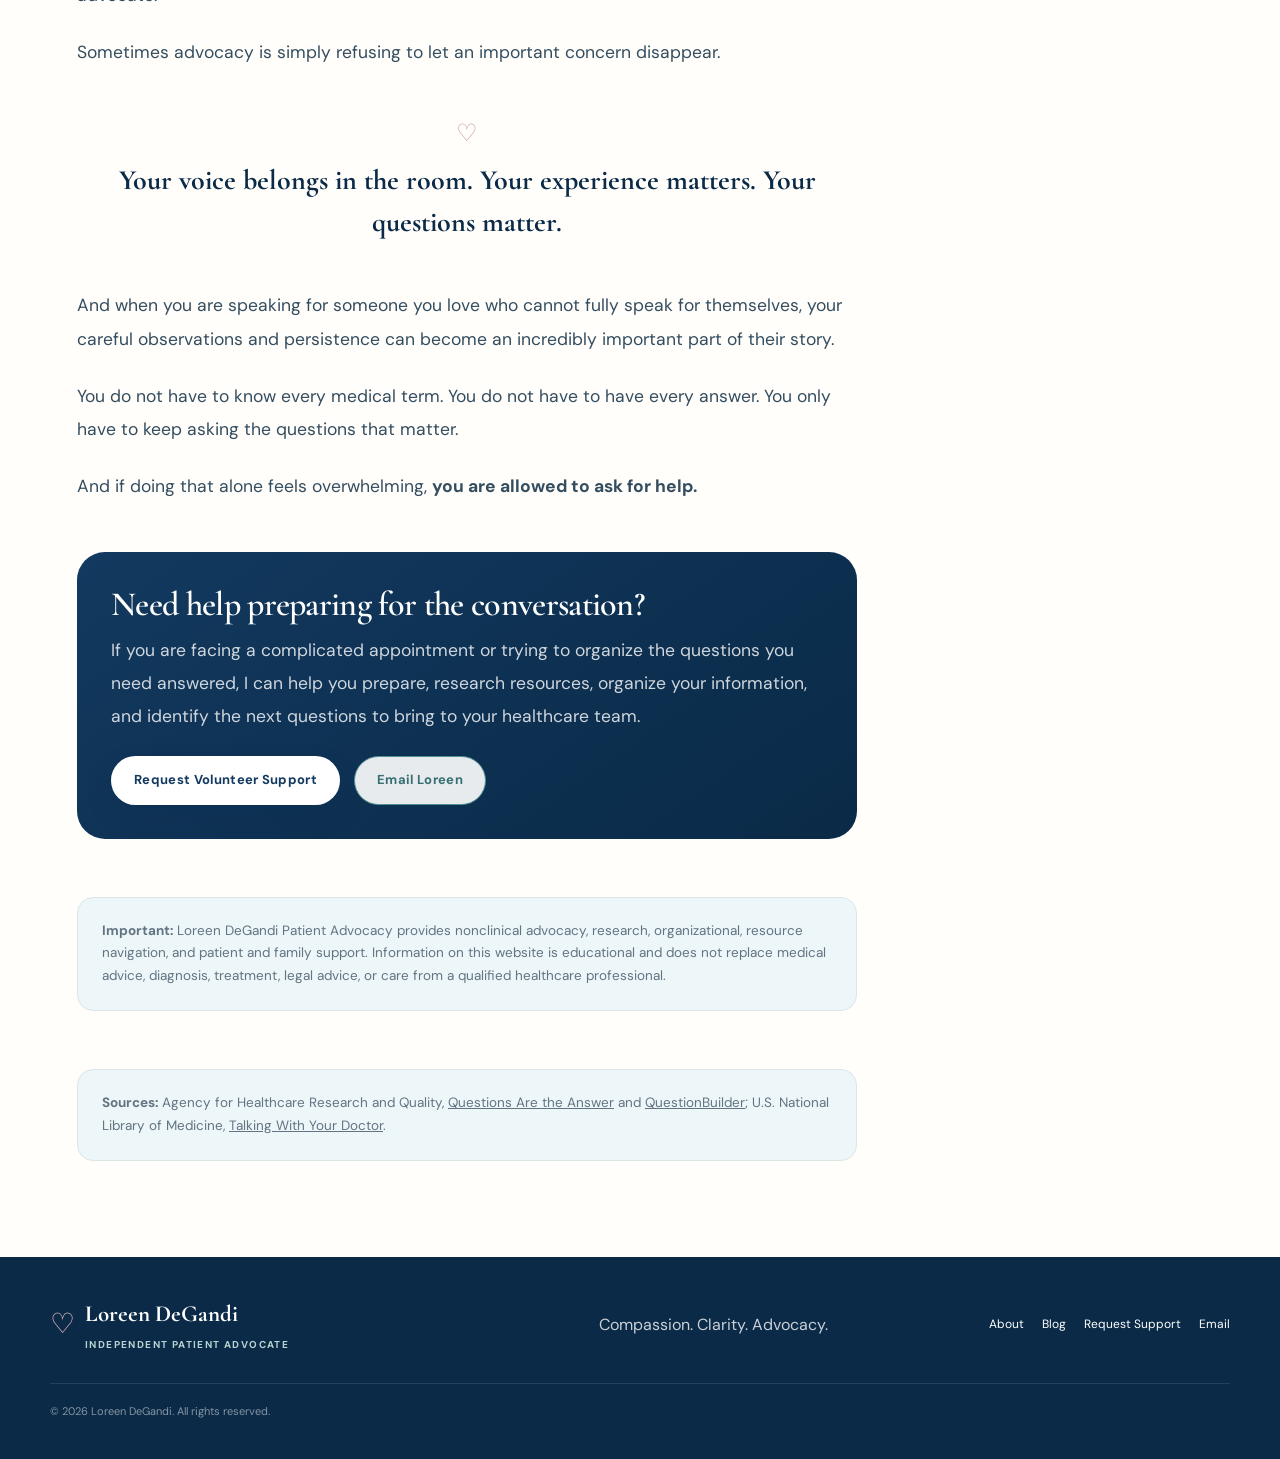
<file: when-you-feel-like-no-one-is-listening.html>
<!DOCTYPE html>
<html lang="en">
<head>
  <meta charset="UTF-8" />
  <meta name="viewport" content="width=device-width, initial-scale=1.0" />
  <meta name="description" content="A compassionate, practical guide from Loreen DeGandi on how to advocate for yourself or a loved one during a medical appointment when you feel unheard or dismissed." />
  <meta name="theme-color" content="#f7fbfa" />
  <link rel="canonical" href="https://loreenalbertson-rgb.github.io/loreen-degandi-advocacy/when-you-feel-like-no-one-is-listening.html" />
  <meta property="og:title" content="When You Feel Like No One Is Listening | Loreen DeGandi" />
  <meta property="og:description" content="Practical, compassionate ways to prepare, ask questions, communicate concerns, and advocate during a medical appointment." />
  <meta property="og:type" content="article" />
  <title>When You Feel Like No One Is Listening | Loreen DeGandi Advocacy Blog</title>
  <link rel="preconnect" href="https://fonts.googleapis.com">
  <link rel="preconnect" href="https://fonts.gstatic.com" crossorigin>
  <link href="https://fonts.googleapis.com/css2?family=Allura&family=Cormorant+Garamond:wght@500;600;700&family=DM+Sans:wght@400;500;600;700&display=swap" rel="stylesheet">
  <link rel="stylesheet" href="styles.css?v=4" />
  <link rel="stylesheet" href="blog.css?v=2" />
</head>
<body>
  <a class="skip-link" href="#main">Skip to content</a>

  <header class="site-header">
    <div class="container nav-wrap">
      <a class="brand" href="index.html" aria-label="Loreen DeGandi home">
        <span class="brand-symbol" aria-hidden="true"><svg viewBox="0 0 48 48"><path d="M24 40S7 31 7 18c0-8 10-11 17-3 7-8 17-5 17 3 0 13-17 22-17 22Z"/><path d="M10 25h8l3-7 5 14 4-8h8"/></svg></span>
        <span class="brand-text"><span class="brand-name">Loreen DeGandi</span><span class="brand-role">Independent Patient Advocate</span></span>
      </a>
      <button class="menu-toggle" type="button" aria-label="Open navigation" aria-expanded="false" aria-controls="site-nav"><span></span><span></span><span></span></button>
      <nav id="site-nav" class="site-nav" aria-label="Primary navigation">
        <a href="about.html">About</a>
        <a href="index.html#services">How I Help</a>
        <a href="index.html#approach">My Approach</a>
        <a href="blog.html" aria-current="page">Blog</a>
        <a href="intake.html">Request Support</a>
        <a class="nav-cta" href="mailto:loreendegandi.advocacy@outlook.com">Contact</a>
      </nav>
    </div>
  </header>

  <main id="main">
    <section class="article-hero">
      <div class="container article-header">
        <a class="back-link" href="blog.html">← Back to the blog</a>
        <div class="post-meta"><span>August 19, 2026</span><span>Patient Advocacy & Communication</span></div>
        <h1>When You Feel Like No One Is Listening: How to Advocate During a Medical Appointment</h1>
        <p class="article-deck">You do not have to be confrontational to advocate for yourself. Sometimes advocacy is preparing your questions, describing what has changed, asking for clarification, and making sure an important concern does not disappear.</p>
        <div class="article-byline"><span>By Loreen DeGandi</span><span>Independent Patient Advocate</span></div>
      </div>
    </section>

    <section class="article-body-section">
      <div class="container article-layout">
        <article class="article-content">
          <p class="opening">There is a particular kind of helplessness that comes from sitting in a medical appointment, trying to explain that something is wrong, and feeling like your words are not quite reaching the person across from you.</p>

          <p>Maybe your symptoms are being minimized. Maybe the appointment feels rushed. Maybe you came in with ten questions and suddenly cannot remember a single one. Maybe you are advocating for someone you love and you know, deep in your gut, that something has changed, but you are struggling to make the care team understand why you are concerned.</p>

          <p>If you have ever walked out of an appointment thinking, <strong>“I wish I had said more,”</strong> you are not alone.</p>

          <p>Advocating for yourself does not mean arguing with your medical team. It does not mean assuming that you know more than your doctor or demanding a particular test, diagnosis, or treatment.</p>

          <p>Good advocacy is about communication.</p>

          <p>It is about helping your care team understand what you are experiencing, making sure you understand the plan, asking questions when something does not make sense, and making sure important concerns do not disappear simply because an appointment is short.</p>

          <blockquote>You deserve to be an active participant in your care.</blockquote>

          <h2>Before the Appointment, Get the Most Important Things Out of Your Head and Onto Paper</h2>

          <p>Medical appointments can be overwhelming, especially when you are anxious, sick, exhausted, grieving, or worried about someone you love.</p>

          <p>You do not have to rely on your memory.</p>

          <p>Before the appointment, write down the two or three things you most need the provider to understand.</p>

          <p>Instead of simply writing, “I feel worse,” try to include details that help tell the story. When did the problem begin? Has it changed? How often is it happening? What makes it better or worse? Is it interfering with eating, sleeping, walking, working, school, parenting, or other everyday activities? Have you noticed a new symptom or a change from the person's usual baseline?</p>

          <p>It can also help to bring an updated list of medications, supplements, allergies, and major medical history. If your healthcare situation is complicated, a short written summary may make it easier to communicate what matters without trying to reconstruct months or years of information in the exam room.</p>

          <h2>Start With What Matters Most</h2>

          <p>Appointments can move quickly. If there is one thing you desperately need addressed, do not save it until the final two minutes.</p>

          <p>You can begin with something as simple as:</p>

          <blockquote>“There are a few things I want to discuss today, but this is the concern that is most important to me.”</blockquote>

          <p>If you are advocating for someone else, you might say:</p>

          <blockquote>“I spend a lot of time with them, and I have noticed a significant change from their usual baseline. I would really like to explain what I am seeing.”</blockquote>

          <p>You do not need medical terminology to make an important observation. Families and caregivers often know what is normal for the person they love. Describe what you are seeing as clearly and specifically as you can.</p>

          <h2>Ask Questions Until You Understand</h2>

          <p>Sometimes people leave medical appointments with instructions they technically heard but do not truly understand.</p>

          <p>There is no prize for pretending something makes sense when it does not.</p>

          <p>Ask.</p>

          <p>If a provider uses unfamiliar terminology, you can say:</p>

          <blockquote>“Could you explain what that means in everyday language?”</blockquote>

          <p>If you are given a new diagnosis, ask what it means for your everyday life. If a medication is being prescribed, ask what it is intended to help with, what you should expect from it, and what side effects you should watch for. If the plan is to wait, ask what changes should prompt you to contact the office sooner or seek more urgent care.</p>

          <p>The Agency for Healthcare Research and Quality encourages patients and families to prepare questions before medical visits and to make sure they understand the answers. Its QuestionBuilder resources were created specifically to help patients and caregivers prepare for medical appointments.</p>

          <p class="heart-line">Questions are not disrespectful. They are part of informed, engaged healthcare.</p>

          <h2>When You Feel Dismissed, Bring the Conversation Back to the Concern</h2>

          <p>Sometimes the hardest situation is not confusion. It is feeling unheard.</p>

          <p>You explain the problem and receive a quick reassurance that does not address what is worrying you. You can remain respectful without abandoning your concern.</p>

          <p>Try bringing the conversation back to specifics:</p>

          <blockquote>“I understand that this may not look concerning based on what you are seeing today. What worries me is that this is very different from their normal behavior.”</blockquote>

          <p>Or:</p>

          <blockquote>“I hear what you are saying. I am still concerned because these symptoms are getting worse rather than better. What possibilities are we considering?”</blockquote>

          <p>Or simply:</p>

          <blockquote>“I do not feel like my main concern has been answered yet. Could we go back to it for a moment?”</blockquote>

          <p>You do not need to become confrontational to be persistent. Calmly repeating the question is still advocacy.</p>

          <h2>Ask About the Reasoning Behind the Plan</h2>

          <p>When people feel ignored, it can be tempting to focus on getting a particular test, referral, or treatment. Sometimes a more productive question is:</p>

          <blockquote>“Can you help me understand how you reached that decision?”</blockquote>

          <p>If a test is not recommended, ask what makes the provider feel it is unnecessary right now. If a referral is not being made, ask what circumstances would make one appropriate. If symptoms are believed to have a particular explanation, ask whether there are other possibilities and what signs would cause the team to reconsider.</p>

          <p>You may ultimately agree with the plan. You may decide you want another qualified opinion. Either way, understanding the reasoning gives you much more information than leaving with a simple yes or no.</p>

          <h2>Bring Someone With You When You Need Support</h2>

          <p>You do not always have to do this alone.</p>

          <p>A trusted family member, friend, caregiver, or advocate can listen, take notes, remember questions, and help you communicate when emotions make it difficult to find the words.</p>

          <p>Before the appointment, decide what role you want that person to have. Maybe you only want emotional support. Maybe you want them to take notes. Maybe you want them to speak up if an important question gets forgotten.</p>

          <p>There is something powerful about knowing another person is sitting beside you and listening too.</p>

          <h2>Take Notes</h2>

          <p>Medical appointments contain a surprising amount of information. Write down diagnoses, medication changes, tests that were ordered, referrals that were discussed, follow up instructions, and anything you are supposed to monitor at home.</p>

          <p>If you are too overwhelmed to take notes yourself, ask the person with you to do it.</p>

          <p>Before you leave, make sure you can answer three basic questions:</p>

          <p><strong>What do we think is happening?</strong></p>
          <p><strong>What are we doing next?</strong></p>
          <p><strong>What should make me contact someone or seek help sooner?</strong></p>

          <p>If you cannot answer those questions, ask for clarification.</p>

          <h2>If You Still Do Not Feel Heard</h2>

          <p>Sometimes you can prepare carefully, communicate respectfully, ask thoughtful questions, and still leave feeling that something important was missed.</p>

          <p>That does not mean you have to give up.</p>

          <p>Depending on the situation, your next step might be sending a follow up message through the patient portal, scheduling another appointment, asking whether another clinician in the practice can evaluate the concern, requesting an appropriate specialist referral, or seeking a second opinion.</p>

          <p>If your concern involves a hospital or health system, there may also be a patient relations, patient experience, ombudsman, social work, or advocacy department that can help you understand available pathways for raising concerns.</p>

          <p>Keep documentation of important conversations, dates, symptoms, medication changes, test results, and the questions you have asked. Not because every medical relationship should become adversarial, but because complicated care becomes much easier to understand when there is a clear timeline.</p>

          <h2>Advocacy Does Not Have to Be Loud</h2>

          <p>One of the biggest misconceptions about patient advocacy is that you have to be fearless, forceful, or confrontational.</p>

          <p>You do not.</p>

          <p>You can have anxiety and still advocate. You can cry during the appointment and still advocate. You can need notes because your mind goes blank and still advocate. You can say, “I do not understand,” “I am still worried,” or “Can we talk about this again?” and still be a strong advocate.</p>

          <p>Sometimes advocacy is simply refusing to let an important concern disappear.</p>

          <p class="heart-line">Your voice belongs in the room. Your experience matters. Your questions matter.</p>

          <p>And when you are speaking for someone you love who cannot fully speak for themselves, your careful observations and persistence can become an incredibly important part of their story.</p>

          <p>You do not have to know every medical term. You do not have to have every answer. You only have to keep asking the questions that matter.</p>

          <p>And if doing that alone feels overwhelming, <strong>you are allowed to ask for help.</strong></p>

          <div class="article-footer-cta">
            <h2>Need help preparing for the conversation?</h2>
            <p>If you are facing a complicated appointment or trying to organize the questions you need answered, I can help you prepare, research resources, organize your information, and identify the next questions to bring to your healthcare team.</p>
            <a class="button button-light" href="intake.html">Request Volunteer Support</a>
            <a class="button button-secondary" href="mailto:loreendegandi.advocacy@outlook.com">Email Loreen</a>
          </div>

          <div class="article-disclaimer"><strong>Important:</strong> Loreen DeGandi Patient Advocacy provides nonclinical advocacy, research, organizational, resource navigation, and patient and family support. Information on this website is educational and does not replace medical advice, diagnosis, treatment, legal advice, or care from a qualified healthcare professional.</div>

          <div class="article-disclaimer"><strong>Sources:</strong> Agency for Healthcare Research and Quality, <a href="https://www.ahrq.gov/questions/index.html">Questions Are the Answer</a> and <a href="https://www.ahrq.gov/questions/question-builder/index.html">QuestionBuilder</a>; U.S. National Library of Medicine, <a href="https://medlineplus.gov/talkingwithyourdoctor.html">Talking With Your Doctor</a>.</div>
        </article>

        <aside class="article-aside">
          <span class="section-kicker">A Note From Me</span>
          <div class="signature">Loreen</div>
          <p>You do not need perfect words to deserve to be heard. I hope this guide helps you walk into your next appointment feeling a little more prepared, supported, and confident about asking the questions that matter.</p>
          <a href="about.html">More about my advocacy →</a>
        </aside>
      </div>
    </section>
  </main>

  <footer class="site-footer">
    <div class="container footer-grid">
      <div class="footer-brand"><span class="footer-heart" aria-hidden="true">♡</span><div><strong>Loreen DeGandi</strong><span>Independent Patient Advocate</span></div></div>
      <p>Compassion. Clarity. Advocacy.</p>
      <nav class="footer-nav" aria-label="Footer navigation"><a href="about.html">About</a><a href="blog.html">Blog</a><a href="intake.html">Request Support</a><a href="mailto:loreendegandi.advocacy@outlook.com">Email</a></nav>
      <p class="copyright">© <span id="year"></span> Loreen DeGandi. All rights reserved.</p>
    </div>
  </footer>

  <script src="script.js?v=4"></script>
</body>
</html>
</file>
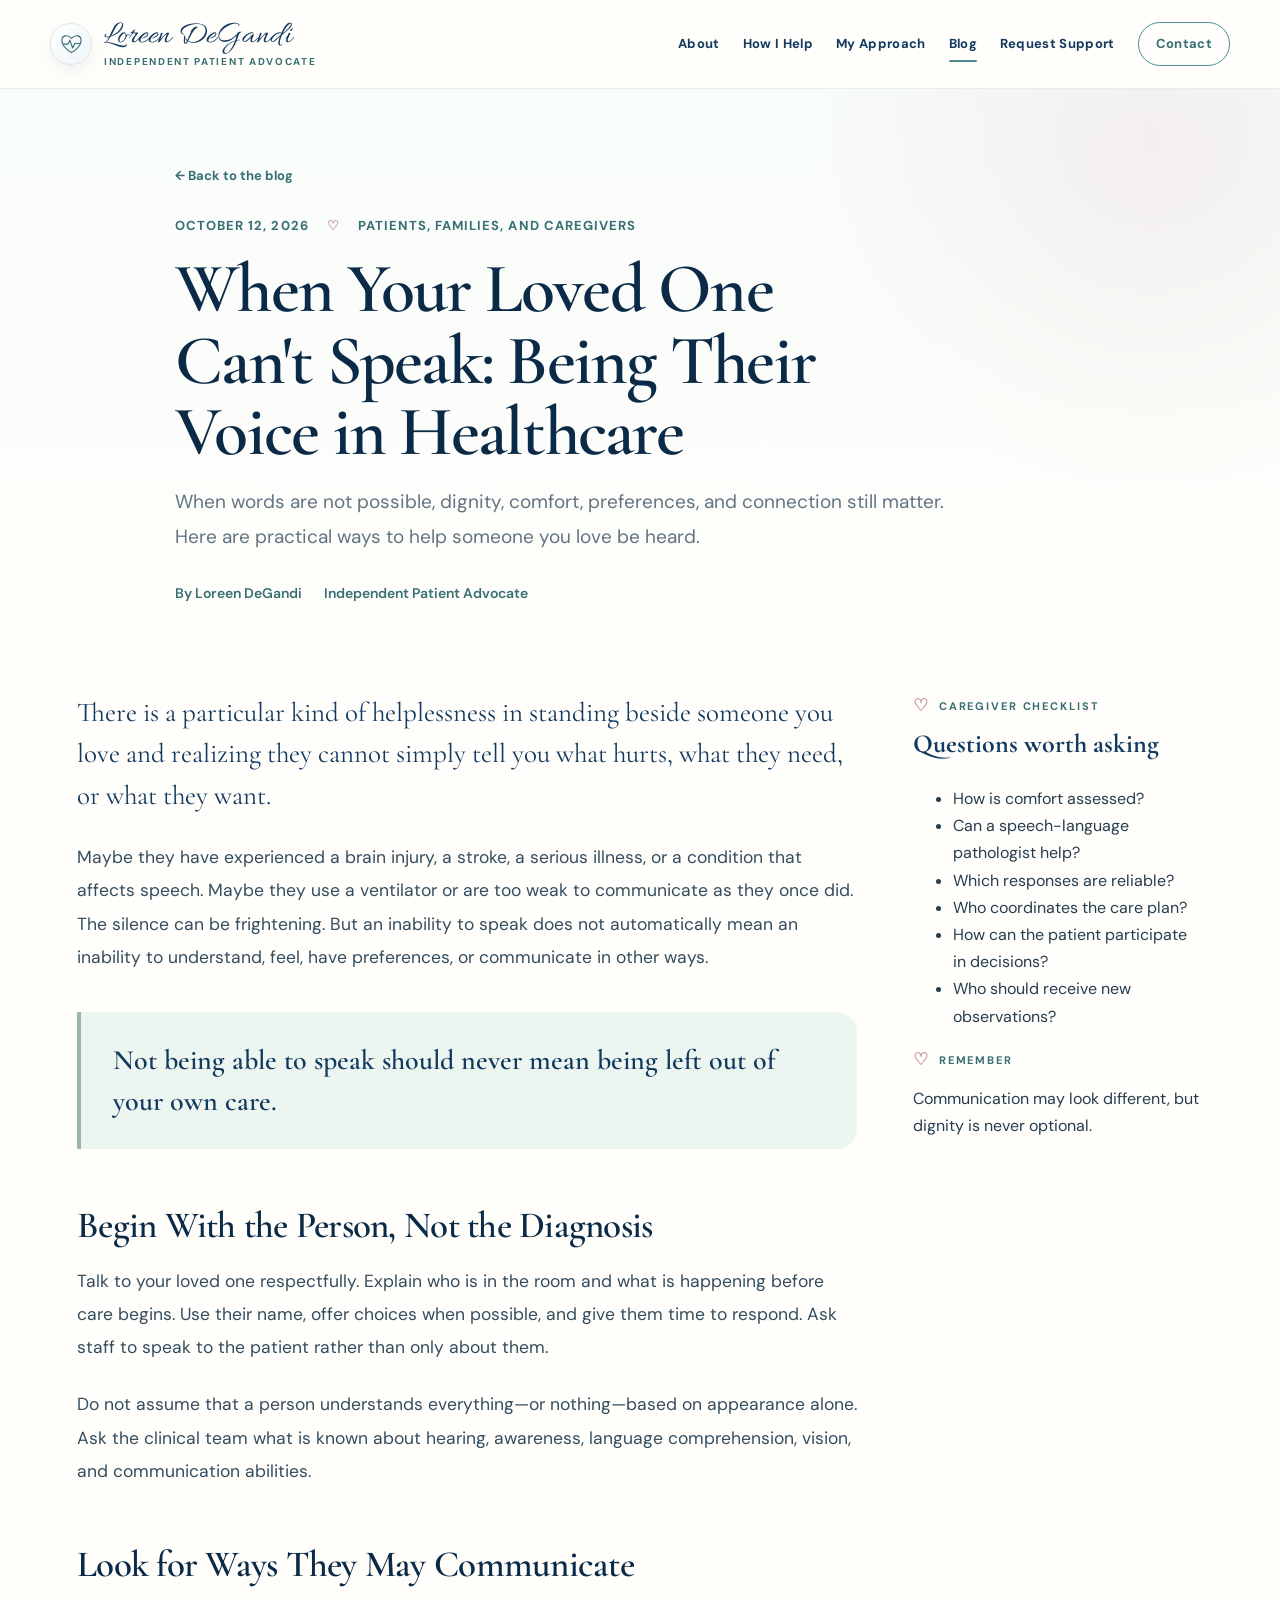
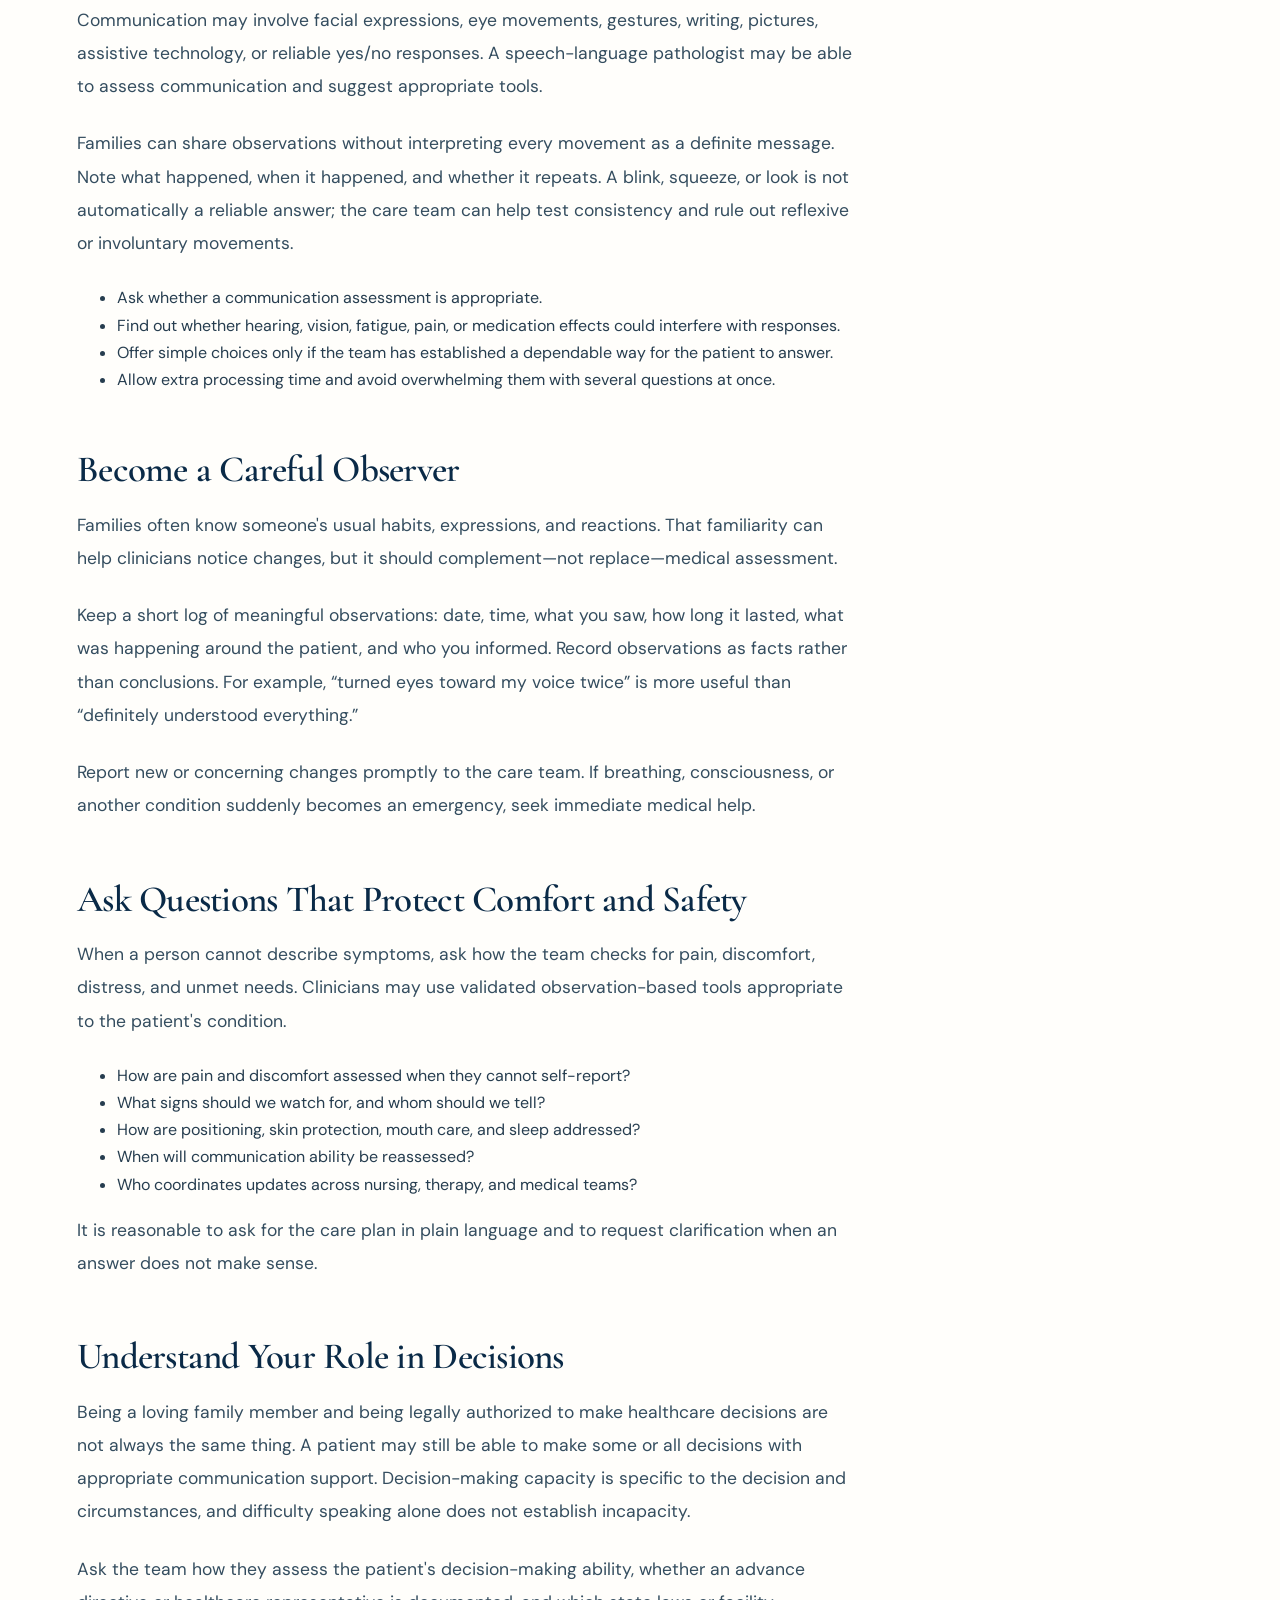
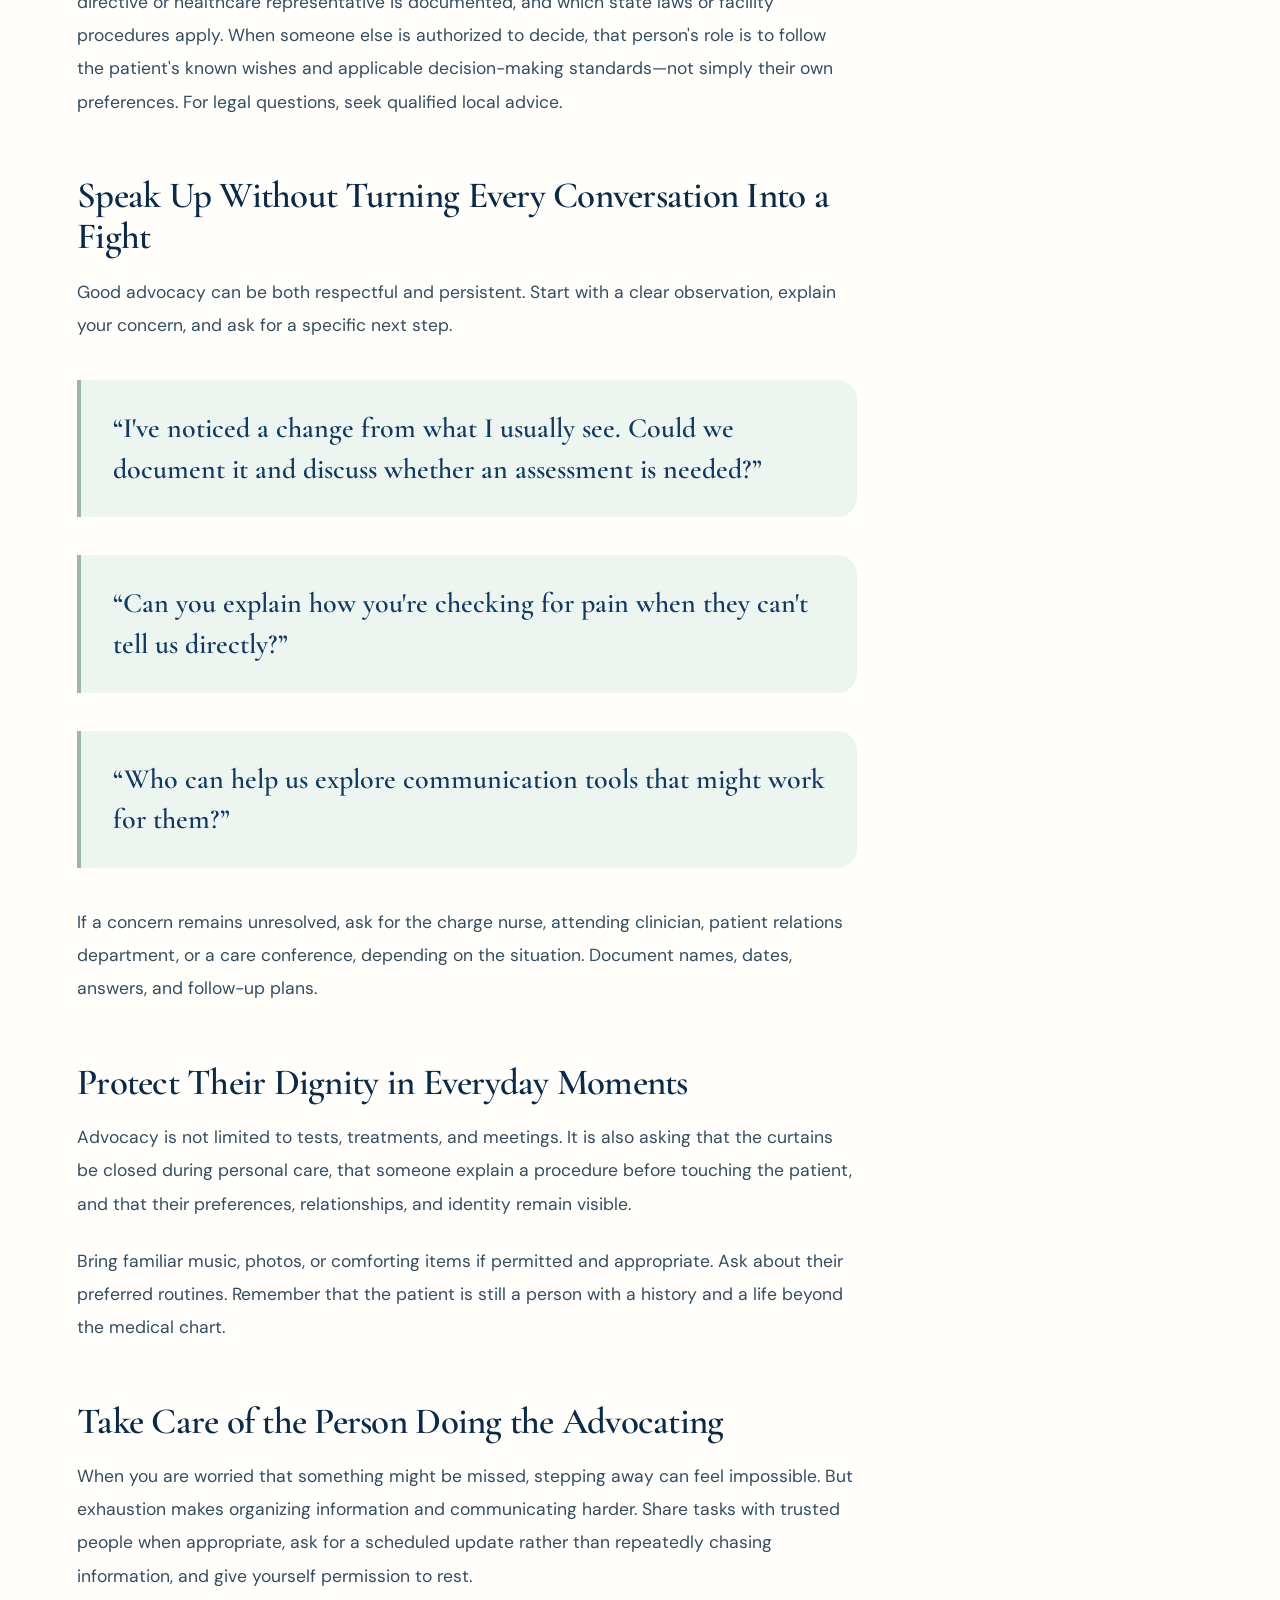
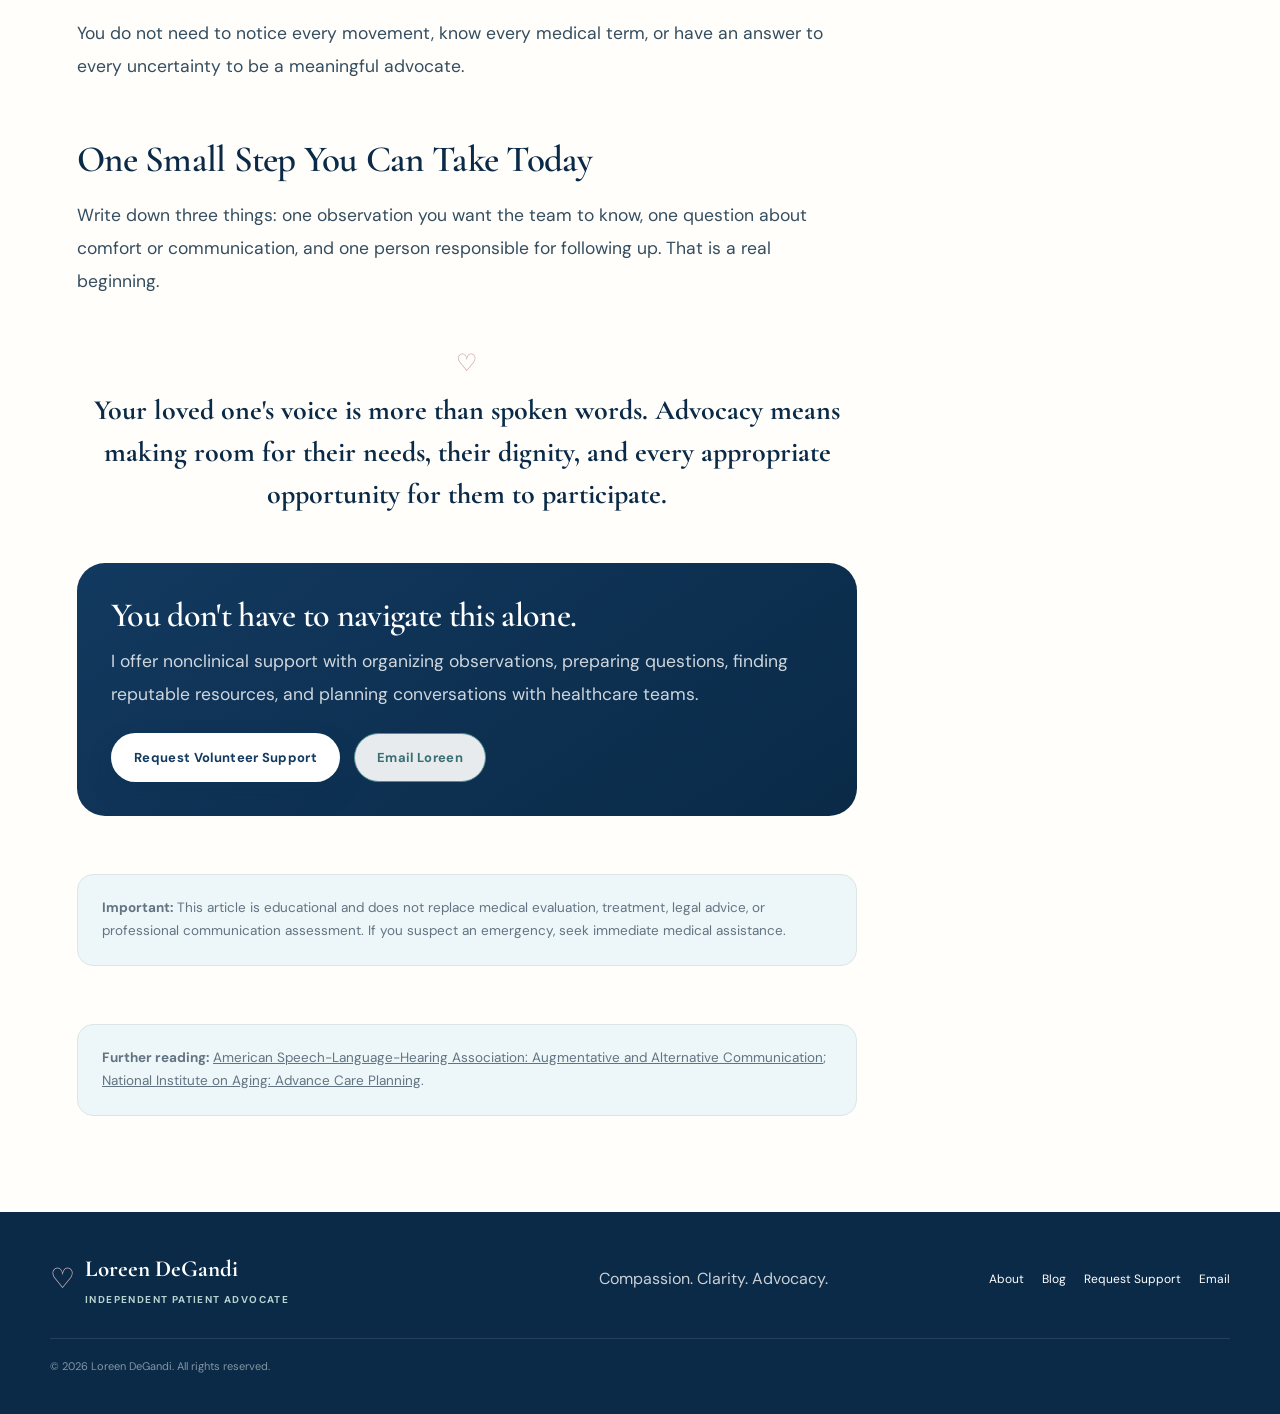
<file: when-your-loved-one-cant-speak.html>
<!DOCTYPE html>
<html lang="en">
<head>
  <meta charset="UTF-8" />
  <meta name="viewport" content="width=device-width, initial-scale=1.0" />
  <meta name="description" content="Practical ways to protect dignity, recognize communication, and advocate for a loved one who cannot speak." />
  <meta name="theme-color" content="#f7fbfa" />
  <link rel="canonical" href="https://loreenalbertson-rgb.github.io/loreen-degandi-advocacy/when-your-loved-one-cant-speak.html" />
  <meta property="og:title" content="When Your Loved One Can't Speak: Being Their Voice in Healthcare | Loreen DeGandi" />
  <meta property="og:description" content="A compassionate guide to advocating for a loved one who cannot communicate through speech." />
  <meta property="og:type" content="article" />
  <title>When Your Loved One Can't Speak: Being Their Voice in Healthcare | Loreen DeGandi Advocacy Blog</title>
  <link rel="preconnect" href="https://fonts.googleapis.com">
  <link rel="preconnect" href="https://fonts.gstatic.com" crossorigin>
  <link href="https://fonts.googleapis.com/css2?family=Allura&amp;family=Cormorant+Garamond:wght@500;600;700&amp;family=DM+Sans:wght@400;500;600;700&amp;display=swap" rel="stylesheet">
  <link rel="stylesheet" href="styles.css?v=4" />
  <link rel="stylesheet" href="blog.css?v=2" />
</head>
<body>
  <a class="skip-link" href="#main">Skip to content</a>

  <header class="site-header">
    <div class="container nav-wrap">
      <a class="brand" href="index.html" aria-label="Loreen DeGandi home">
        <span class="brand-symbol" aria-hidden="true"><svg viewBox="0 0 48 48"><path d="M24 40S7 31 7 18c0-8 10-11 17-3 7-8 17-5 17 3 0 13-17 22-17 22Z"/><path d="M10 25h8l3-7 5 14 4-8h8"/></svg></span>
        <span class="brand-text"><span class="brand-name">Loreen DeGandi</span><span class="brand-role">Independent Patient Advocate</span></span>
      </a>
      <button class="menu-toggle" type="button" aria-label="Open navigation" aria-expanded="false" aria-controls="site-nav"><span></span><span></span><span></span></button>
      <nav id="site-nav" class="site-nav" aria-label="Primary navigation">
        <a href="about.html">About</a>
        <a href="index.html#services">How I Help</a>
        <a href="index.html#approach">My Approach</a>
        <a href="blog.html" aria-current="page">Blog</a>
        <a href="intake.html">Request Support</a>
        <a class="nav-cta" href="mailto:loreendegandi.advocacy@outlook.com">Contact</a>
      </nav>
    </div>
  </header>

  <main id="main">
    <section class="article-hero">
      <div class="container article-header">
        <a class="back-link" href="blog.html">← Back to the blog</a>
        <div class="post-meta"><span>October 12, 2026</span><span>Patients, Families, and Caregivers</span></div>
        <h1>When Your Loved One Can't Speak: Being Their Voice in Healthcare</h1>
        <p class="article-deck">When words are not possible, dignity, comfort, preferences, and connection still matter. Here are practical ways to help someone you love be heard.</p>
        <div class="article-byline"><span>By Loreen DeGandi</span><span>Independent Patient Advocate</span></div>
      </div>
    </section>

    <section class="article-body-section">
      <div class="container article-layout">
        <article class="article-content">
<p class="opening">There is a particular kind of helplessness in standing beside someone you love and realizing they cannot simply tell you what hurts, what they need, or what they want.</p>
<p>Maybe they have experienced a brain injury, a stroke, a serious illness, or a condition that affects speech. Maybe they use a ventilator or are too weak to communicate as they once did. The silence can be frightening. But an inability to speak does not automatically mean an inability to understand, feel, have preferences, or communicate in other ways.</p>
<blockquote>Not being able to speak should never mean being left out of your own care.</blockquote>
<h2>Begin With the Person, Not the Diagnosis</h2>
<p>Talk to your loved one respectfully. Explain who is in the room and what is happening before care begins. Use their name, offer choices when possible, and give them time to respond. Ask staff to speak to the patient rather than only about them.</p>
<p>Do not assume that a person understands everything—or nothing—based on appearance alone. Ask the clinical team what is known about hearing, awareness, language comprehension, vision, and communication abilities.</p>
<h2>Look for Ways They May Communicate</h2>
<p>Communication may involve facial expressions, eye movements, gestures, writing, pictures, assistive technology, or reliable yes/no responses. A speech-language pathologist may be able to assess communication and suggest appropriate tools.</p>
<p>Families can share observations without interpreting every movement as a definite message. Note what happened, when it happened, and whether it repeats. A blink, squeeze, or look is not automatically a reliable answer; the care team can help test consistency and rule out reflexive or involuntary movements.</p>
<ul><li>Ask whether a communication assessment is appropriate.</li><li>Find out whether hearing, vision, fatigue, pain, or medication effects could interfere with responses.</li><li>Offer simple choices only if the team has established a dependable way for the patient to answer.</li><li>Allow extra processing time and avoid overwhelming them with several questions at once.</li></ul>
<h2>Become a Careful Observer</h2>
<p>Families often know someone's usual habits, expressions, and reactions. That familiarity can help clinicians notice changes, but it should complement—not replace—medical assessment.</p>
<p>Keep a short log of meaningful observations: date, time, what you saw, how long it lasted, what was happening around the patient, and who you informed. Record observations as facts rather than conclusions. For example, “turned eyes toward my voice twice” is more useful than “definitely understood everything.”</p>
<p>Report new or concerning changes promptly to the care team. If breathing, consciousness, or another condition suddenly becomes an emergency, seek immediate medical help.</p>
<h2>Ask Questions That Protect Comfort and Safety</h2>
<p>When a person cannot describe symptoms, ask how the team checks for pain, discomfort, distress, and unmet needs. Clinicians may use validated observation-based tools appropriate to the patient's condition.</p>
<ul><li>How are pain and discomfort assessed when they cannot self-report?</li><li>What signs should we watch for, and whom should we tell?</li><li>How are positioning, skin protection, mouth care, and sleep addressed?</li><li>When will communication ability be reassessed?</li><li>Who coordinates updates across nursing, therapy, and medical teams?</li></ul>
<p>It is reasonable to ask for the care plan in plain language and to request clarification when an answer does not make sense.</p>
<h2>Understand Your Role in Decisions</h2>
<p>Being a loving family member and being legally authorized to make healthcare decisions are not always the same thing. A patient may still be able to make some or all decisions with appropriate communication support. Decision-making capacity is specific to the decision and circumstances, and difficulty speaking alone does not establish incapacity.</p>
<p>Ask the team how they assess the patient's decision-making ability, whether an advance directive or healthcare representative is documented, and which state laws or facility procedures apply. When someone else is authorized to decide, that person's role is to follow the patient's known wishes and applicable decision-making standards—not simply their own preferences. For legal questions, seek qualified local advice.</p>
<h2>Speak Up Without Turning Every Conversation Into a Fight</h2>
<p>Good advocacy can be both respectful and persistent. Start with a clear observation, explain your concern, and ask for a specific next step.</p>
<blockquote>“I've noticed a change from what I usually see. Could we document it and discuss whether an assessment is needed?”</blockquote>
<blockquote>“Can you explain how you're checking for pain when they can't tell us directly?”</blockquote>
<blockquote>“Who can help us explore communication tools that might work for them?”</blockquote>
<p>If a concern remains unresolved, ask for the charge nurse, attending clinician, patient relations department, or a care conference, depending on the situation. Document names, dates, answers, and follow-up plans.</p>
<h2>Protect Their Dignity in Everyday Moments</h2>
<p>Advocacy is not limited to tests, treatments, and meetings. It is also asking that the curtains be closed during personal care, that someone explain a procedure before touching the patient, and that their preferences, relationships, and identity remain visible.</p>
<p>Bring familiar music, photos, or comforting items if permitted and appropriate. Ask about their preferred routines. Remember that the patient is still a person with a history and a life beyond the medical chart.</p>
<h2>Take Care of the Person Doing the Advocating</h2>
<p>When you are worried that something might be missed, stepping away can feel impossible. But exhaustion makes organizing information and communicating harder. Share tasks with trusted people when appropriate, ask for a scheduled update rather than repeatedly chasing information, and give yourself permission to rest.</p>
<p>You do not need to notice every movement, know every medical term, or have an answer to every uncertainty to be a meaningful advocate.</p>
<h2>One Small Step You Can Take Today</h2>
<p>Write down three things: one observation you want the team to know, one question about comfort or communication, and one person responsible for following up. That is a real beginning.</p>
<p class="heart-line">Your loved one's voice is more than spoken words. Advocacy means making room for their needs, their dignity, and every appropriate opportunity for them to participate.</p>
<div class="article-footer-cta"><h2>You don't have to navigate this alone.</h2><p>I offer nonclinical support with organizing observations, preparing questions, finding reputable resources, and planning conversations with healthcare teams.</p><a class="button button-light" href="intake.html">Request Volunteer Support</a> <a class="button button-secondary" href="mailto:loreendegandi.advocacy@outlook.com">Email Loreen</a></div>
<div class="article-disclaimer"><strong>Important:</strong> This article is educational and does not replace medical evaluation, treatment, legal advice, or professional communication assessment. If you suspect an emergency, seek immediate medical assistance.</div>
<div class="article-disclaimer"><strong>Further reading:</strong> <a href="https://www.asha.org/public/speech/disorders/aac/">American Speech-Language-Hearing Association: Augmentative and Alternative Communication</a>; <a href="https://www.nia.nih.gov/health/advance-care-planning/advance-care-planning-advance-directives-health-care">National Institute on Aging: Advance Care Planning</a>.</div>
</article>

        <aside class="article-sidebar"><div class="sidebar-card"><span class="section-kicker">Caregiver Checklist</span><h3>Questions worth asking</h3><ul><li>How is comfort assessed?</li><li>Can a speech-language pathologist help?</li><li>Which responses are reliable?</li><li>Who coordinates the care plan?</li><li>How can the patient participate in decisions?</li><li>Who should receive new observations?</li></ul></div><div class="sidebar-card soft-card"><span class="section-kicker">Remember</span><p>Communication may look different, but dignity is never optional.</p></div></aside>
      </div>
    </section>
  </main>

  <footer class="site-footer">
    <div class="container footer-grid">
      <div class="footer-brand">
        <span class="footer-heart" aria-hidden="true">♡</span>
        <div><strong>Loreen DeGandi</strong><span>Independent Patient Advocate</span></div>
      </div>
      <p>Compassion. Clarity. Advocacy.</p>
      <nav class="footer-nav" aria-label="Footer navigation">
        <a href="about.html">About</a>
        <a href="blog.html">Blog</a>
        <a href="intake.html">Request Support</a>
        <a href="mailto:loreendegandi.advocacy@outlook.com">Email</a>
      </nav>
      <p class="copyright">© <span id="year"></span> Loreen DeGandi. All rights reserved.</p>
    </div>
  </footer>

  <script src="script.js?v=4"></script>
</body>
</html>
</file>
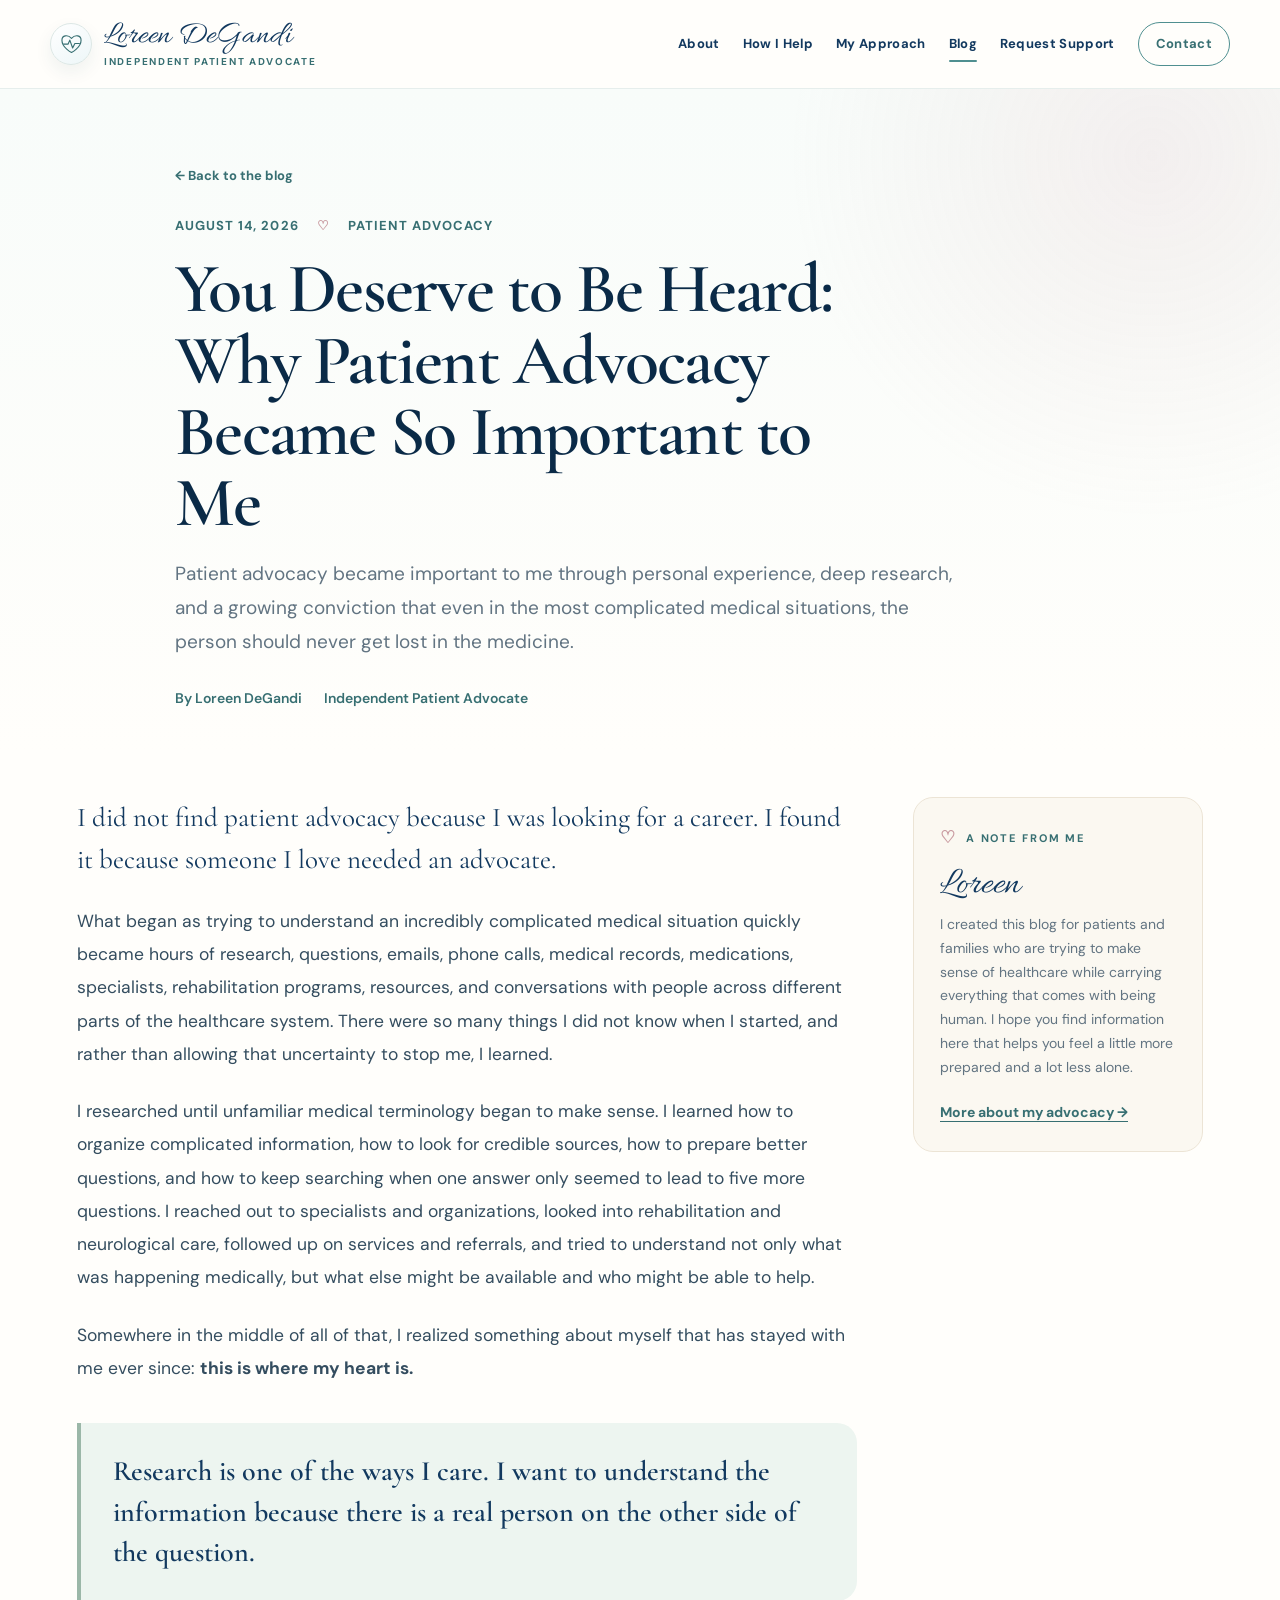
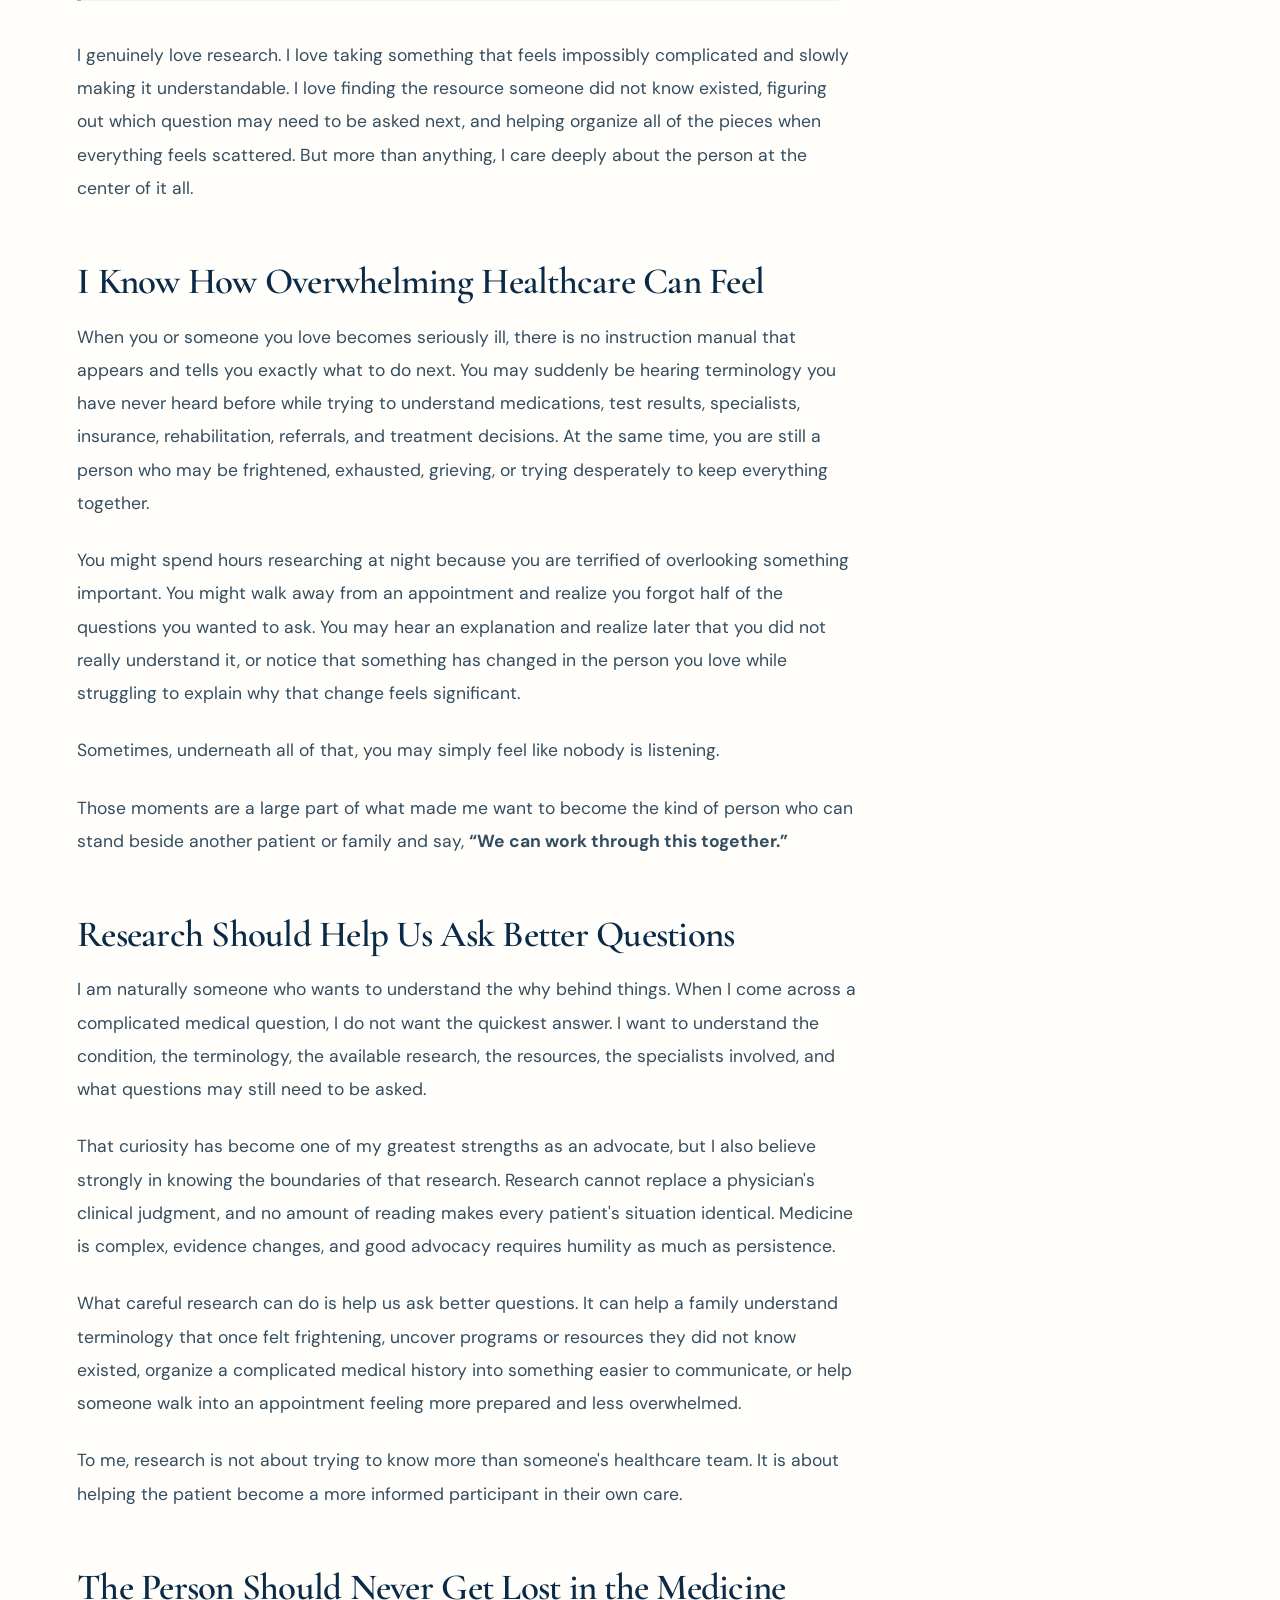
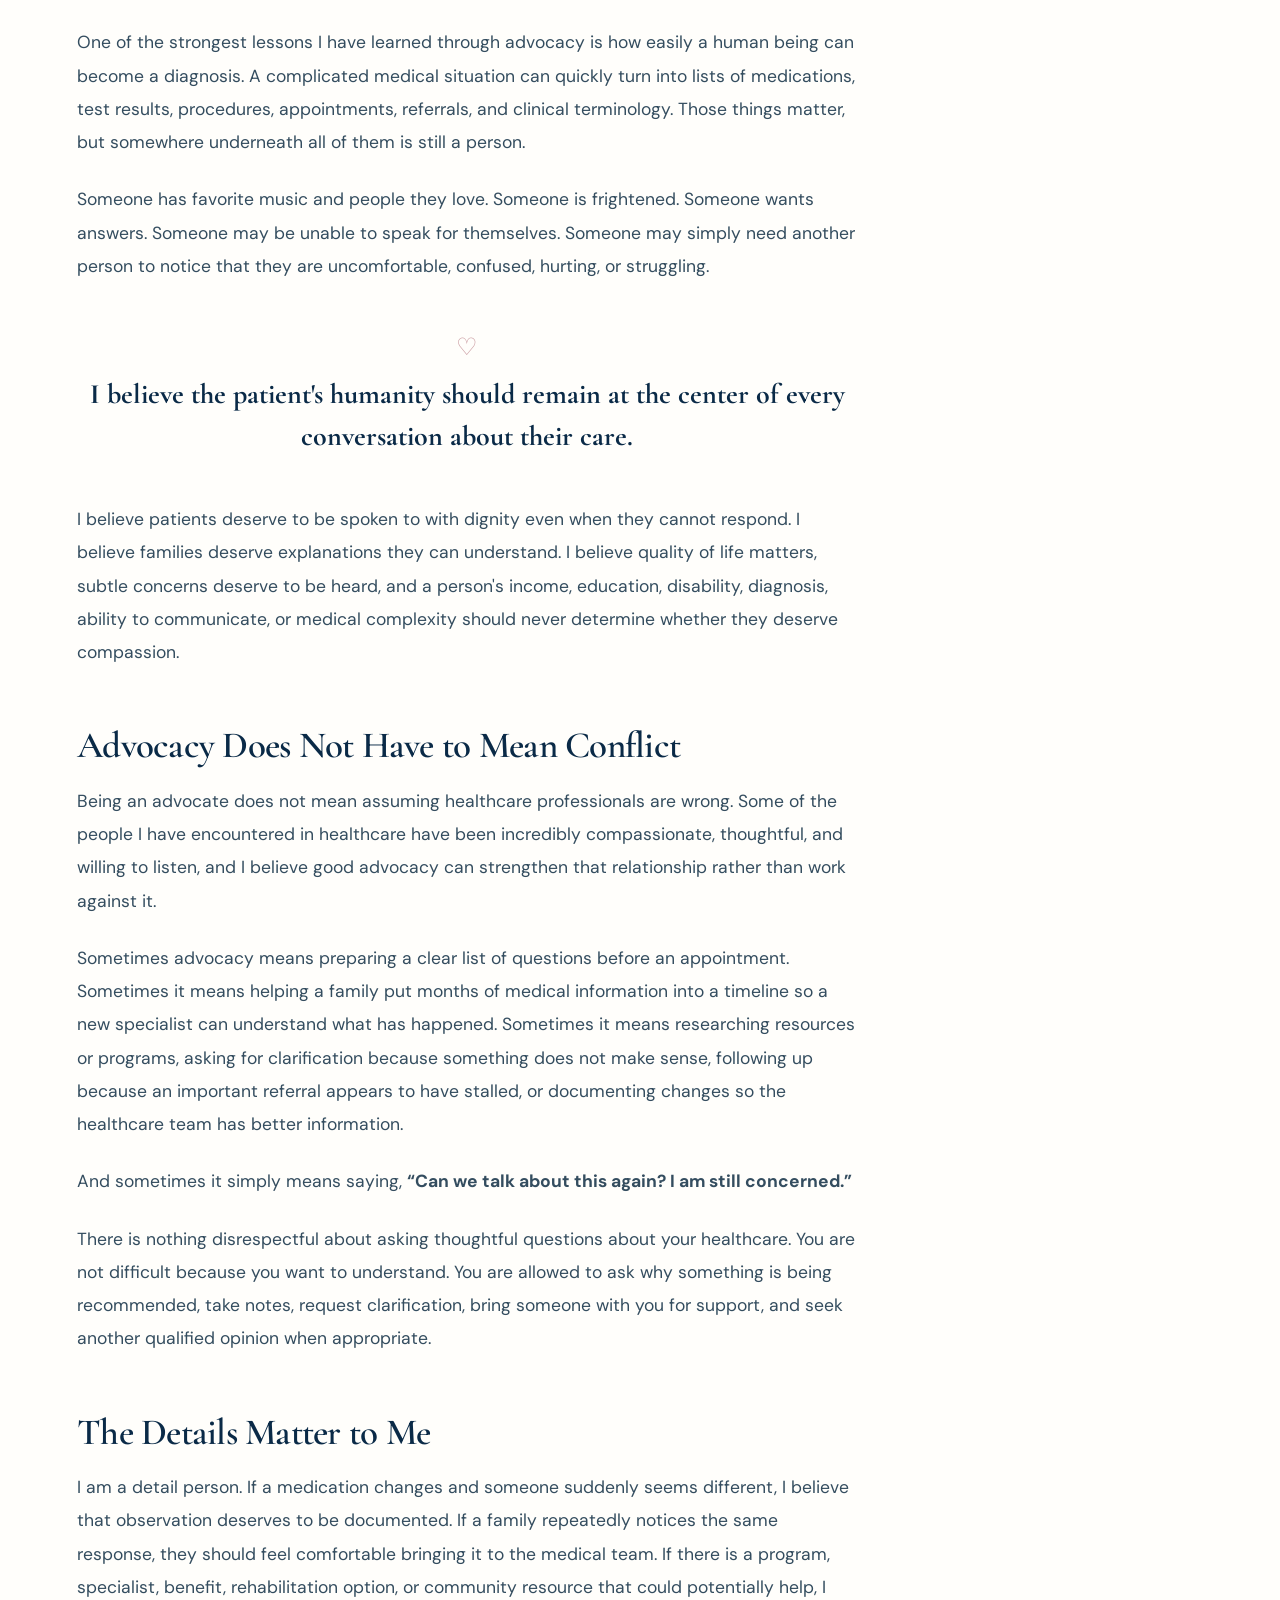
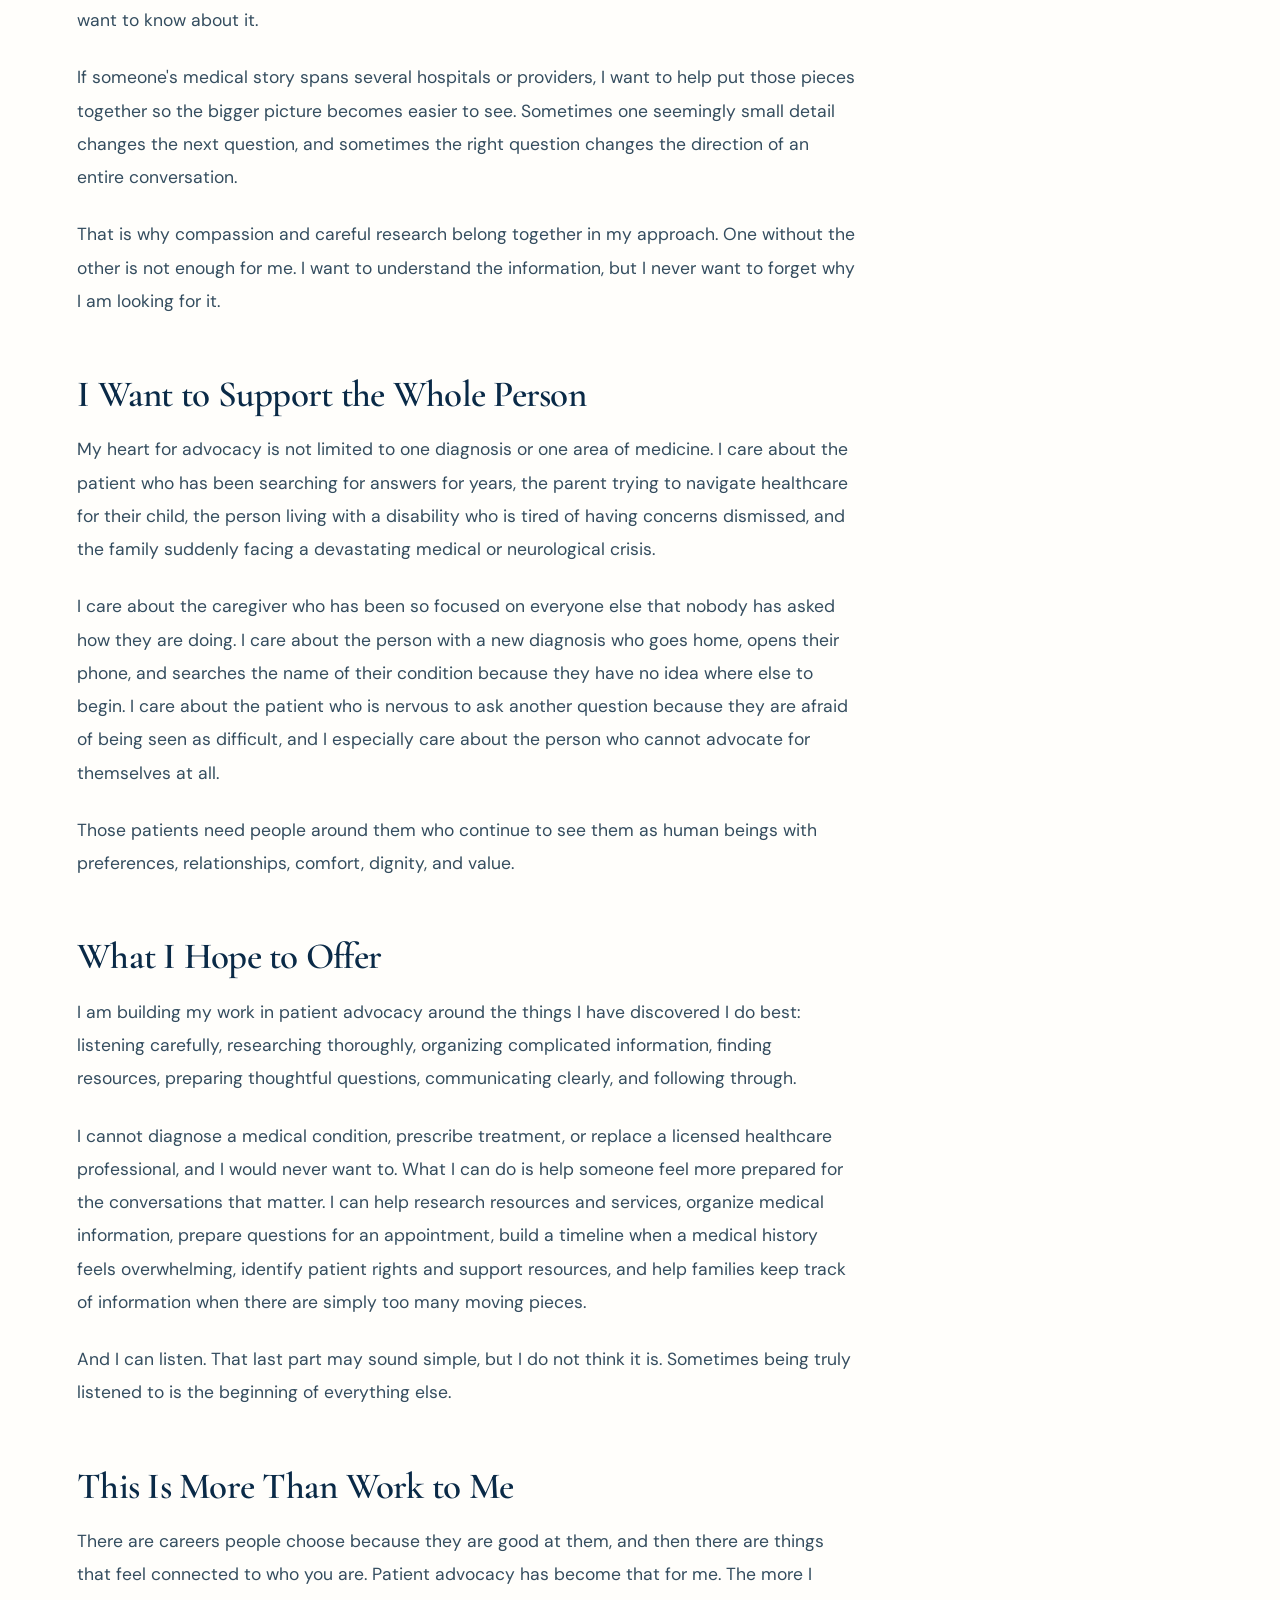
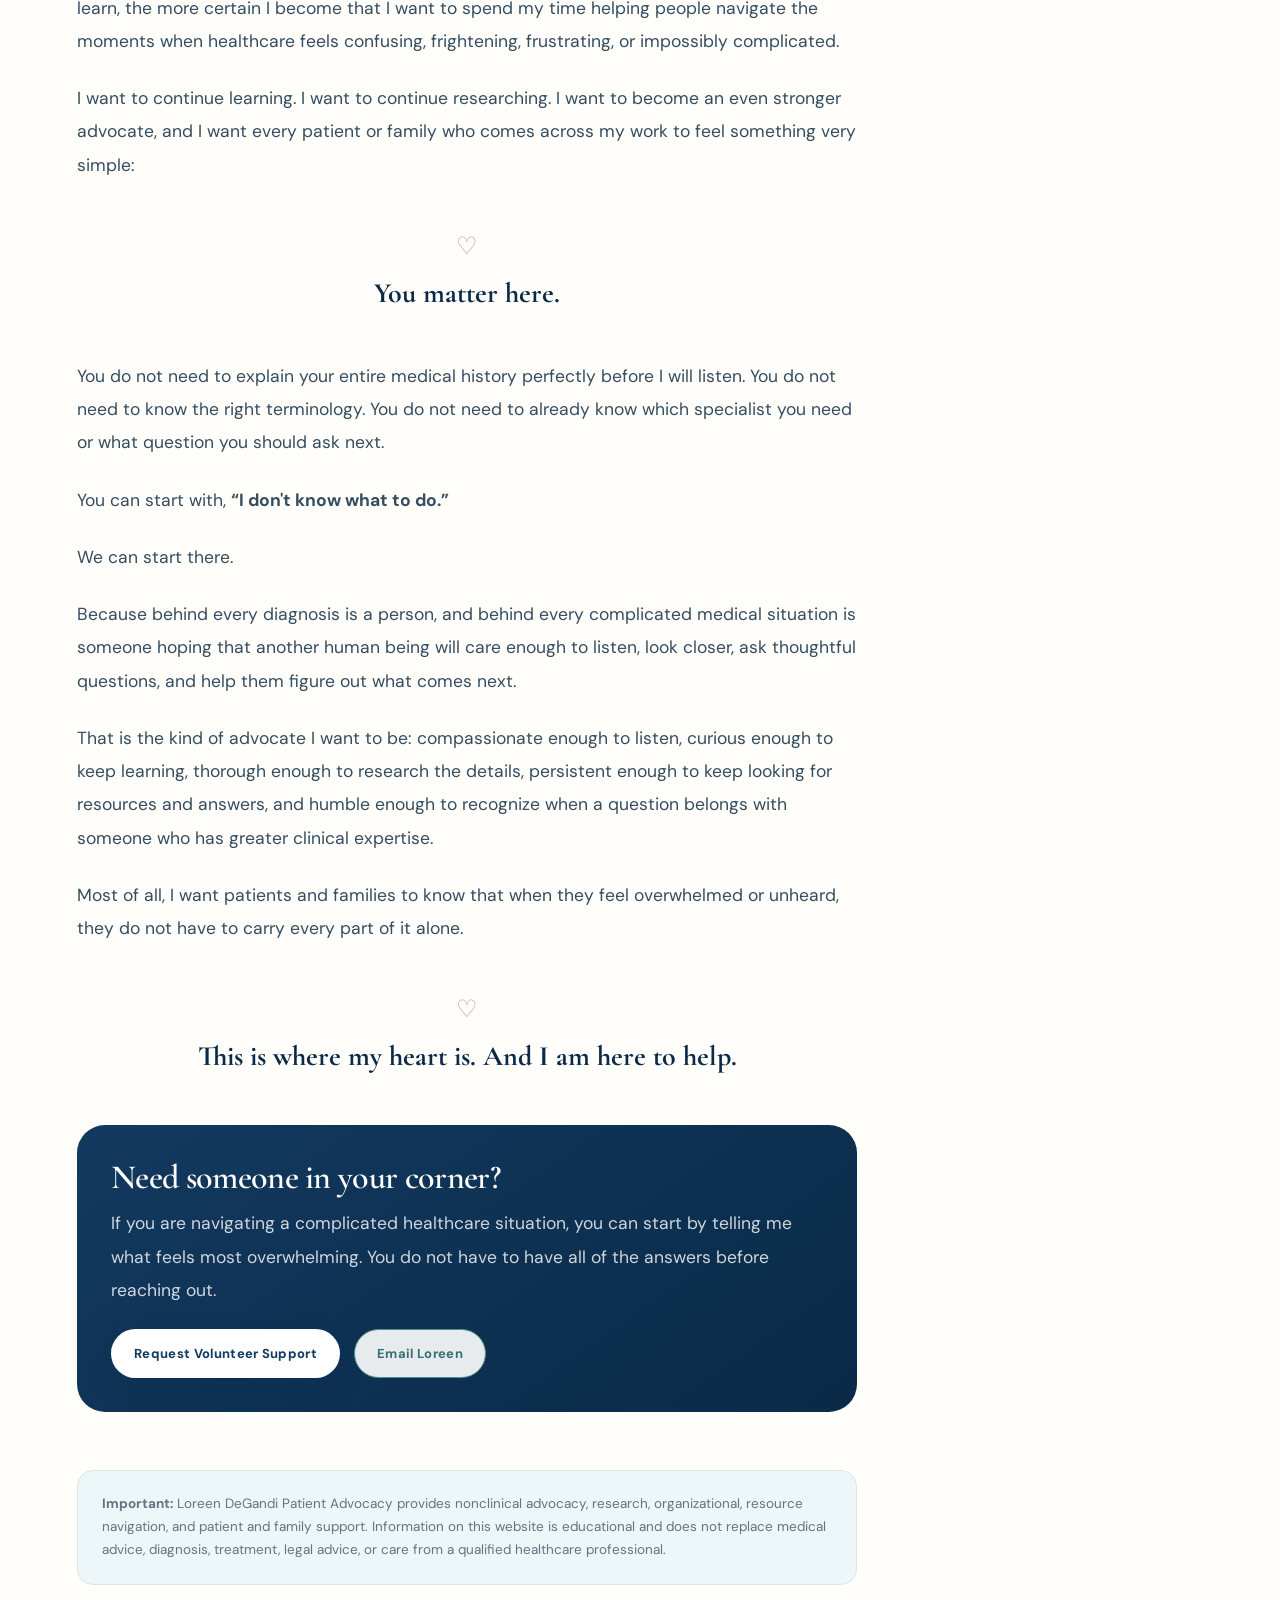
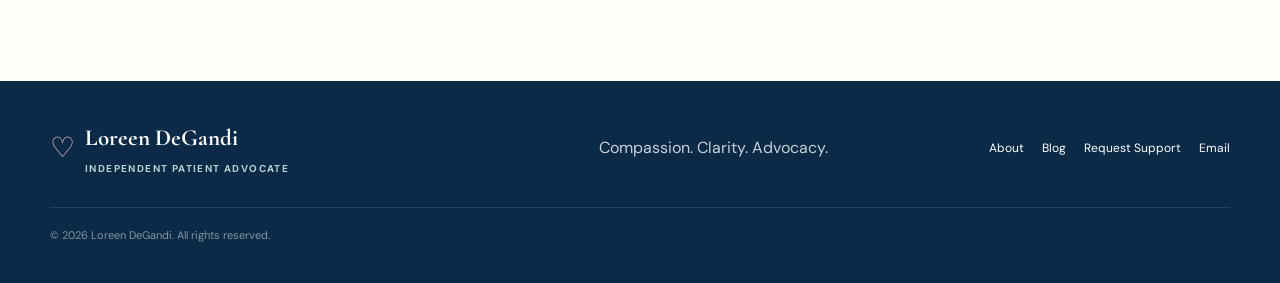
<file: you-deserve-to-be-heard.html>
<!DOCTYPE html>
<html lang="en">
<head>
  <meta charset="UTF-8" />
  <meta name="viewport" content="width=device-width, initial-scale=1.0" />
  <meta name="description" content="Loreen DeGandi shares why patient advocacy became deeply important to her and how compassion, careful research, organization, and persistence shape the support she hopes to provide patients and families." />
  <meta name="theme-color" content="#f7fbfa" />
  <title>You Deserve to Be Heard | Loreen DeGandi Advocacy Blog</title>
  <link rel="preconnect" href="https://fonts.googleapis.com">
  <link rel="preconnect" href="https://fonts.gstatic.com" crossorigin>
  <link href="https://fonts.googleapis.com/css2?family=Allura&family=Cormorant+Garamond:wght@500;600;700&family=DM+Sans:wght@400;500;600;700&display=swap" rel="stylesheet">
  <link rel="stylesheet" href="styles.css?v=4" />
  <link rel="stylesheet" href="blog.css?v=1" />
</head>
<body>
  <a class="skip-link" href="#main">Skip to content</a>

  <header class="site-header">
    <div class="container nav-wrap">
      <a class="brand" href="index.html" aria-label="Loreen DeGandi home">
        <span class="brand-symbol" aria-hidden="true"><svg viewBox="0 0 48 48"><path d="M24 40S7 31 7 18c0-8 10-11 17-3 7-8 17-5 17 3 0 13-17 22-17 22Z"/><path d="M10 25h8l3-7 5 14 4-8h8"/></svg></span>
        <span class="brand-text"><span class="brand-name">Loreen DeGandi</span><span class="brand-role">Independent Patient Advocate</span></span>
      </a>
      <button class="menu-toggle" type="button" aria-label="Open navigation" aria-expanded="false" aria-controls="site-nav"><span></span><span></span><span></span></button>
      <nav id="site-nav" class="site-nav" aria-label="Primary navigation">
        <a href="about.html">About</a>
        <a href="index.html#services">How I Help</a>
        <a href="index.html#approach">My Approach</a>
        <a href="blog.html" aria-current="page">Blog</a>
        <a href="intake.html">Request Support</a>
        <a class="nav-cta" href="mailto:loreendegandi.advocacy@outlook.com">Contact</a>
      </nav>
    </div>
  </header>

  <main id="main">
    <section class="article-hero">
      <div class="container article-header">
        <a class="back-link" href="blog.html">← Back to the blog</a>
        <div class="post-meta"><span>August 14, 2026</span><span>Patient Advocacy</span></div>
        <h1>You Deserve to Be Heard: Why Patient Advocacy Became So Important to Me</h1>
        <p class="article-deck">Patient advocacy became important to me through personal experience, deep research, and a growing conviction that even in the most complicated medical situations, the person should never get lost in the medicine.</p>
        <div class="article-byline"><span>By Loreen DeGandi</span><span>Independent Patient Advocate</span></div>
      </div>
    </section>

    <section class="article-body-section">
      <div class="container article-layout">
        <article class="article-content">
          <p class="opening">I did not find patient advocacy because I was looking for a career. I found it because someone I love needed an advocate.</p>

          <p>What began as trying to understand an incredibly complicated medical situation quickly became hours of research, questions, emails, phone calls, medical records, medications, specialists, rehabilitation programs, resources, and conversations with people across different parts of the healthcare system. There were so many things I did not know when I started, and rather than allowing that uncertainty to stop me, I learned.</p>

          <p>I researched until unfamiliar medical terminology began to make sense. I learned how to organize complicated information, how to look for credible sources, how to prepare better questions, and how to keep searching when one answer only seemed to lead to five more questions. I reached out to specialists and organizations, looked into rehabilitation and neurological care, followed up on services and referrals, and tried to understand not only what was happening medically, but what else might be available and who might be able to help.</p>

          <p>Somewhere in the middle of all of that, I realized something about myself that has stayed with me ever since: <strong>this is where my heart is.</strong></p>

          <blockquote>Research is one of the ways I care. I want to understand the information because there is a real person on the other side of the question.</blockquote>

          <p>I genuinely love research. I love taking something that feels impossibly complicated and slowly making it understandable. I love finding the resource someone did not know existed, figuring out which question may need to be asked next, and helping organize all of the pieces when everything feels scattered. But more than anything, I care deeply about the person at the center of it all.</p>

          <h2>I Know How Overwhelming Healthcare Can Feel</h2>

          <p>When you or someone you love becomes seriously ill, there is no instruction manual that appears and tells you exactly what to do next. You may suddenly be hearing terminology you have never heard before while trying to understand medications, test results, specialists, insurance, rehabilitation, referrals, and treatment decisions. At the same time, you are still a person who may be frightened, exhausted, grieving, or trying desperately to keep everything together.</p>

          <p>You might spend hours researching at night because you are terrified of overlooking something important. You might walk away from an appointment and realize you forgot half of the questions you wanted to ask. You may hear an explanation and realize later that you did not really understand it, or notice that something has changed in the person you love while struggling to explain why that change feels significant.</p>

          <p>Sometimes, underneath all of that, you may simply feel like nobody is listening.</p>

          <p>Those moments are a large part of what made me want to become the kind of person who can stand beside another patient or family and say, <strong>“We can work through this together.”</strong></p>

          <h2>Research Should Help Us Ask Better Questions</h2>

          <p>I am naturally someone who wants to understand the why behind things. When I come across a complicated medical question, I do not want the quickest answer. I want to understand the condition, the terminology, the available research, the resources, the specialists involved, and what questions may still need to be asked.</p>

          <p>That curiosity has become one of my greatest strengths as an advocate, but I also believe strongly in knowing the boundaries of that research. Research cannot replace a physician's clinical judgment, and no amount of reading makes every patient's situation identical. Medicine is complex, evidence changes, and good advocacy requires humility as much as persistence.</p>

          <p>What careful research can do is help us ask better questions. It can help a family understand terminology that once felt frightening, uncover programs or resources they did not know existed, organize a complicated medical history into something easier to communicate, or help someone walk into an appointment feeling more prepared and less overwhelmed.</p>

          <p>To me, research is not about trying to know more than someone's healthcare team. It is about helping the patient become a more informed participant in their own care.</p>

          <h2>The Person Should Never Get Lost in the Medicine</h2>

          <p>One of the strongest lessons I have learned through advocacy is how easily a human being can become a diagnosis. A complicated medical situation can quickly turn into lists of medications, test results, procedures, appointments, referrals, and clinical terminology. Those things matter, but somewhere underneath all of them is still a person.</p>

          <p>Someone has favorite music and people they love. Someone is frightened. Someone wants answers. Someone may be unable to speak for themselves. Someone may simply need another person to notice that they are uncomfortable, confused, hurting, or struggling.</p>

          <p class="heart-line">I believe the patient's humanity should remain at the center of every conversation about their care.</p>

          <p>I believe patients deserve to be spoken to with dignity even when they cannot respond. I believe families deserve explanations they can understand. I believe quality of life matters, subtle concerns deserve to be heard, and a person's income, education, disability, diagnosis, ability to communicate, or medical complexity should never determine whether they deserve compassion.</p>

          <h2>Advocacy Does Not Have to Mean Conflict</h2>

          <p>Being an advocate does not mean assuming healthcare professionals are wrong. Some of the people I have encountered in healthcare have been incredibly compassionate, thoughtful, and willing to listen, and I believe good advocacy can strengthen that relationship rather than work against it.</p>

          <p>Sometimes advocacy means preparing a clear list of questions before an appointment. Sometimes it means helping a family put months of medical information into a timeline so a new specialist can understand what has happened. Sometimes it means researching resources or programs, asking for clarification because something does not make sense, following up because an important referral appears to have stalled, or documenting changes so the healthcare team has better information.</p>

          <p>And sometimes it simply means saying, <strong>“Can we talk about this again? I am still concerned.”</strong></p>

          <p>There is nothing disrespectful about asking thoughtful questions about your healthcare. You are not difficult because you want to understand. You are allowed to ask why something is being recommended, take notes, request clarification, bring someone with you for support, and seek another qualified opinion when appropriate.</p>

          <h2>The Details Matter to Me</h2>

          <p>I am a detail person. If a medication changes and someone suddenly seems different, I believe that observation deserves to be documented. If a family repeatedly notices the same response, they should feel comfortable bringing it to the medical team. If there is a program, specialist, benefit, rehabilitation option, or community resource that could potentially help, I want to know about it.</p>

          <p>If someone's medical story spans several hospitals or providers, I want to help put those pieces together so the bigger picture becomes easier to see. Sometimes one seemingly small detail changes the next question, and sometimes the right question changes the direction of an entire conversation.</p>

          <p>That is why compassion and careful research belong together in my approach. One without the other is not enough for me. I want to understand the information, but I never want to forget why I am looking for it.</p>

          <h2>I Want to Support the Whole Person</h2>

          <p>My heart for advocacy is not limited to one diagnosis or one area of medicine. I care about the patient who has been searching for answers for years, the parent trying to navigate healthcare for their child, the person living with a disability who is tired of having concerns dismissed, and the family suddenly facing a devastating medical or neurological crisis.</p>

          <p>I care about the caregiver who has been so focused on everyone else that nobody has asked how they are doing. I care about the person with a new diagnosis who goes home, opens their phone, and searches the name of their condition because they have no idea where else to begin. I care about the patient who is nervous to ask another question because they are afraid of being seen as difficult, and I especially care about the person who cannot advocate for themselves at all.</p>

          <p>Those patients need people around them who continue to see them as human beings with preferences, relationships, comfort, dignity, and value.</p>

          <h2>What I Hope to Offer</h2>

          <p>I am building my work in patient advocacy around the things I have discovered I do best: listening carefully, researching thoroughly, organizing complicated information, finding resources, preparing thoughtful questions, communicating clearly, and following through.</p>

          <p>I cannot diagnose a medical condition, prescribe treatment, or replace a licensed healthcare professional, and I would never want to. What I can do is help someone feel more prepared for the conversations that matter. I can help research resources and services, organize medical information, prepare questions for an appointment, build a timeline when a medical history feels overwhelming, identify patient rights and support resources, and help families keep track of information when there are simply too many moving pieces.</p>

          <p>And I can listen. That last part may sound simple, but I do not think it is. Sometimes being truly listened to is the beginning of everything else.</p>

          <h2>This Is More Than Work to Me</h2>

          <p>There are careers people choose because they are good at them, and then there are things that feel connected to who you are. Patient advocacy has become that for me. The more I learn, the more certain I become that I want to spend my time helping people navigate the moments when healthcare feels confusing, frightening, frustrating, or impossibly complicated.</p>

          <p>I want to continue learning. I want to continue researching. I want to become an even stronger advocate, and I want every patient or family who comes across my work to feel something very simple:</p>

          <p class="heart-line">You matter here.</p>

          <p>You do not need to explain your entire medical history perfectly before I will listen. You do not need to know the right terminology. You do not need to already know which specialist you need or what question you should ask next.</p>

          <p>You can start with, <strong>“I don't know what to do.”</strong></p>

          <p>We can start there.</p>

          <p>Because behind every diagnosis is a person, and behind every complicated medical situation is someone hoping that another human being will care enough to listen, look closer, ask thoughtful questions, and help them figure out what comes next.</p>

          <p>That is the kind of advocate I want to be: compassionate enough to listen, curious enough to keep learning, thorough enough to research the details, persistent enough to keep looking for resources and answers, and humble enough to recognize when a question belongs with someone who has greater clinical expertise.</p>

          <p>Most of all, I want patients and families to know that when they feel overwhelmed or unheard, they do not have to carry every part of it alone.</p>

          <p class="heart-line">This is where my heart is. And I am here to help.</p>

          <div class="article-footer-cta">
            <h2>Need someone in your corner?</h2>
            <p>If you are navigating a complicated healthcare situation, you can start by telling me what feels most overwhelming. You do not have to have all of the answers before reaching out.</p>
            <a class="button button-light" href="intake.html">Request Volunteer Support</a>
            <a class="button button-secondary" href="mailto:loreendegandi.advocacy@outlook.com">Email Loreen</a>
          </div>

          <div class="article-disclaimer"><strong>Important:</strong> Loreen DeGandi Patient Advocacy provides nonclinical advocacy, research, organizational, resource navigation, and patient and family support. Information on this website is educational and does not replace medical advice, diagnosis, treatment, legal advice, or care from a qualified healthcare professional.</div>
        </article>

        <aside class="article-aside">
          <span class="section-kicker">A Note From Me</span>
          <div class="signature">Loreen</div>
          <p>I created this blog for patients and families who are trying to make sense of healthcare while carrying everything that comes with being human. I hope you find information here that helps you feel a little more prepared and a lot less alone.</p>
          <a href="about.html">More about my advocacy →</a>
        </aside>
      </div>
    </section>
  </main>

  <footer class="site-footer">
    <div class="container footer-grid">
      <div class="footer-brand"><span class="footer-heart" aria-hidden="true">♡</span><div><strong>Loreen DeGandi</strong><span>Independent Patient Advocate</span></div></div>
      <p>Compassion. Clarity. Advocacy.</p>
      <nav class="footer-nav" aria-label="Footer navigation"><a href="about.html">About</a><a href="blog.html">Blog</a><a href="intake.html">Request Support</a><a href="mailto:loreendegandi.advocacy@outlook.com">Email</a></nav>
      <p class="copyright">© <span id="year"></span> Loreen DeGandi. All rights reserved.</p>
    </div>
  </footer>

  <script src="script.js?v=4"></script>
</body>
</html>
</file>
<file: styles.css>
:root {
  --navy: #12395f;
  --navy-deep: #0a2a47;
  --teal: #4f8f90;
  --teal-dark: #376f72;
  --sage: #9bb7a8;
  --sage-pale: #edf5f0;
  --rose: #c99aa0;
  --rose-pale: #f7edef;
  --blue-pale: #edf6f8;
  --cream: #fbf8f1;
  --paper: #fffefb;
  --white: #ffffff;
  --ink: #263d4f;
  --muted: #627482;
  --line: #dce7e5;
  --line-strong: #cadbd7;
  --shadow: 0 22px 60px rgba(31, 70, 84, .12);
  --shadow-soft: 0 12px 34px rgba(31, 70, 84, .08);
  --radius-lg: 28px;
  --radius-md: 20px;
}

* { box-sizing: border-box; }
html { scroll-behavior: smooth; }
body {
  margin: 0;
  color: var(--ink);
  background: var(--paper);
  font-family: "DM Sans", Arial, sans-serif;
  line-height: 1.7;
  -webkit-font-smoothing: antialiased;
}
body.menu-open { overflow: hidden; }
img { max-width: 100%; display: block; }
a { color: inherit; }
button, input, textarea, select { font: inherit; }
svg { display: block; }

.container {
  width: min(1180px, calc(100% - 40px));
  margin: 0 auto;
}

.skip-link {
  position: fixed;
  left: 18px;
  top: -70px;
  z-index: 10000;
  padding: 11px 15px;
  border-radius: 0 0 10px 10px;
  background: var(--navy-deep);
  color: white;
  text-decoration: none;
}
.skip-link:focus { top: 0; }

.site-header {
  position: sticky;
  top: 0;
  z-index: 1000;
  background: rgba(255, 254, 251, .95);
  border-bottom: 1px solid rgba(79, 143, 144, .14);
  backdrop-filter: blur(14px);
}
.nav-wrap {
  min-height: 88px;
  display: flex;
  align-items: center;
  justify-content: space-between;
  gap: 24px;
}
.brand {
  display: flex;
  align-items: center;
  gap: 12px;
  min-width: 285px;
  text-decoration: none;
}
.brand-symbol {
  width: 42px;
  height: 42px;
  display: grid;
  place-items: center;
  border-radius: 50%;
  background: linear-gradient(145deg, white, var(--blue-pale));
  border: 1px solid var(--line);
  box-shadow: 0 7px 18px rgba(31, 70, 84, .07);
}
.brand-symbol svg {
  width: 27px;
  height: 27px;
  fill: none;
  stroke: var(--teal-dark);
  stroke-width: 2;
  stroke-linecap: round;
  stroke-linejoin: round;
}
.brand-text { display: grid; line-height: 1; }
.brand-name {
  font-family: "Allura", cursive;
  color: var(--navy);
  font-size: 32px;
  line-height: .95;
}
.brand-role {
  margin-top: 6px;
  color: var(--teal-dark);
  font-size: 10px;
  font-weight: 700;
  letter-spacing: .17em;
  text-transform: uppercase;
}
.site-nav {
  display: flex;
  align-items: center;
  gap: 23px;
}
.site-nav a {
  position: relative;
  color: var(--navy);
  font-size: 13px;
  font-weight: 700;
  letter-spacing: .025em;
  text-decoration: none;
}
.site-nav a:not(.nav-cta)::after {
  content: "";
  position: absolute;
  left: 0;
  right: 100%;
  bottom: -7px;
  height: 2px;
  border-radius: 2px;
  background: var(--teal);
  transition: right .2s ease;
}
.site-nav a:hover::after,
.site-nav a:focus-visible::after,
.site-nav a[aria-current="page"]::after { right: 0; }
.site-nav .nav-cta {
  padding: 10px 17px;
  border: 1.5px solid var(--teal);
  border-radius: 999px;
  color: var(--teal-dark);
}
.site-nav .nav-cta:hover { background: var(--blue-pale); }
.menu-toggle {
  display: none;
  width: 44px;
  height: 44px;
  border: 0;
  background: transparent;
  padding: 10px;
  cursor: pointer;
}
.menu-toggle span {
  display: block;
  height: 2px;
  margin: 5px 0;
  border-radius: 2px;
  background: var(--navy);
}

.hero {
  position: relative;
  overflow: hidden;
  isolation: isolate;
  background:
    radial-gradient(circle at 12% 20%, rgba(155,183,168,.16), transparent 27%),
    radial-gradient(circle at 86% 20%, rgba(201,154,160,.13), transparent 25%),
    linear-gradient(180deg, #fffefb 0%, #fbfdfc 72%, #f4faf8 100%);
}
.hero-grid {
  min-height: 700px;
  display: grid;
  grid-template-columns: 1.04fr .96fr;
  align-items: center;
  gap: 68px;
  padding-top: 74px;
  padding-bottom: 74px;
  position: relative;
  z-index: 4;
}
.hero-copy { max-width: 670px; }
.eyebrow {
  display: inline-flex;
  align-items: center;
  gap: 9px;
  margin-bottom: 18px;
  color: var(--teal-dark);
  font-size: 12px;
  font-weight: 700;
  letter-spacing: .13em;
  text-transform: uppercase;
}
.eyebrow-icon {
  font-family: Georgia, serif;
  font-size: 22px;
  color: var(--rose);
  line-height: 1;
}
h1, h2, h3, p { margin-top: 0; }
h1, h2, h3 { color: var(--navy); }
h1, h2 { font-family: "Cormorant Garamond", Georgia, serif; }
h1 {
  max-width: 720px;
  margin-bottom: 24px;
  font-size: clamp(50px, 5.6vw, 78px);
  font-weight: 600;
  line-height: .98;
  letter-spacing: -.025em;
}
h1 em {
  display: block;
  margin-top: 10px;
  color: var(--teal-dark);
  font-family: "Allura", cursive;
  font-size: 1.04em;
  font-weight: 400;
  line-height: 1;
}
.hero-lead {
  max-width: 625px;
  margin-bottom: 0;
  color: var(--muted);
  font-size: 18px;
  line-height: 1.82;
}
.hero-actions, .contact-actions, .intake-submit-row {
  display: flex;
  flex-wrap: wrap;
  gap: 13px;
  margin-top: 30px;
}
.button {
  display: inline-flex;
  align-items: center;
  justify-content: center;
  min-height: 49px;
  padding: 12px 22px;
  border-radius: 999px;
  border: 1.5px solid transparent;
  text-decoration: none;
  font-size: 13px;
  font-weight: 700;
  letter-spacing: .025em;
  cursor: pointer;
  transition: transform .2s ease, box-shadow .2s ease, background .2s ease;
}
.button:hover { transform: translateY(-2px); }
.button-primary {
  color: white;
  background: linear-gradient(135deg, var(--navy), #285c77);
  box-shadow: 0 12px 26px rgba(18,57,95,.18);
}
.button-secondary {
  color: var(--teal-dark);
  background: rgba(255,255,255,.9);
  border-color: var(--teal);
}
.button-light {
  color: var(--navy);
  background: white;
  box-shadow: 0 12px 28px rgba(10,42,71,.14);
}
.trust-chips {
  display: flex;
  flex-wrap: wrap;
  gap: 9px;
  margin-top: 28px;
}
.trust-chips span {
  padding: 8px 11px;
  border: 1px solid var(--line);
  border-radius: 999px;
  background: rgba(255,255,255,.82);
  color: #637582;
  font-size: 11px;
}
.trust-chips strong { color: var(--navy); }

.hero-visual {
  position: relative;
  min-height: 560px;
  display: grid;
  align-content: center;
  justify-items: center;
}
.portrait-card {
  position: relative;
  width: min(425px, 92%);
  aspect-ratio: 4 / 5;
  padding: 13px;
  border: 1px solid rgba(79,143,144,.19);
  border-radius: 49% 49% 24px 24px;
  background: linear-gradient(145deg, rgba(255,255,255,.97), rgba(237,246,248,.9));
  box-shadow: var(--shadow);
}
.portrait-card img {
  width: 100%;
  height: 100%;
  object-fit: cover;
  object-position: center 25%;
  border-radius: 48% 48% 18px 18px;
}
.portrait-card::before,
.portrait-card::after {
  content: "";
  position: absolute;
  z-index: -1;
  border: 1px solid rgba(79,143,144,.18);
  border-radius: 49% 49% 24px 24px;
}
.portrait-card::before { inset: -14px 22px 22px -14px; }
.portrait-card::after { inset: 22px -17px -13px 20px; }
.portrait-accent {
  position: absolute;
  z-index: -2;
  border-radius: 50%;
  filter: blur(1px);
}
.portrait-accent-one {
  width: 210px;
  height: 210px;
  right: -75px;
  top: -25px;
  background: radial-gradient(circle, rgba(201,154,160,.2), rgba(201,154,160,0) 70%);
}
.portrait-accent-two {
  width: 240px;
  height: 240px;
  left: -90px;
  bottom: -45px;
  background: radial-gradient(circle, rgba(155,183,168,.22), rgba(155,183,168,0) 70%);
}
.portrait-badge {
  position: absolute;
  right: -45px;
  bottom: 54px;
  display: flex;
  align-items: center;
  gap: 11px;
  width: 235px;
  padding: 13px 16px;
  border: 1px solid var(--line);
  border-radius: 17px;
  background: rgba(255,255,255,.95);
  box-shadow: var(--shadow-soft);
}
.badge-icon {
  flex: 0 0 42px;
  width: 42px;
  height: 42px;
  display: grid;
  place-items: center;
  border-radius: 50%;
  background: var(--blue-pale);
}
.badge-icon svg {
  width: 25px;
  height: 25px;
  fill: none;
  stroke: var(--teal-dark);
  stroke-width: 2;
  stroke-linecap: round;
  stroke-linejoin: round;
}
.portrait-badge strong,
.portrait-badge small { display: block; }
.portrait-badge strong { color: var(--navy); font-size: 13px; }
.portrait-badge small { color: var(--teal-dark); font-size: 12px; }
.portrait-signature {
  margin: 24px 0 0;
  color: var(--teal-dark);
  font-family: "Allura", cursive;
  font-size: 29px;
  text-align: center;
}

.watercolor, .medical-doodle, .medical-plus, .botanical {
  position: absolute;
  pointer-events: none;
}
.watercolor { z-index: 0; }
.wash-one {
  width: 360px;
  height: 500px;
  left: -190px;
  top: 110px;
  border-radius: 52% 48% 44% 56%;
  background:
    radial-gradient(circle at 63% 34%, rgba(155,183,168,.33), transparent 40%),
    radial-gradient(circle at 55% 65%, rgba(237,246,248,.9), transparent 54%);
  transform: rotate(-8deg);
}
.wash-two {
  width: 420px;
  height: 330px;
  right: -170px;
  bottom: -85px;
  border-radius: 50%;
  background: radial-gradient(circle at 30% 30%, rgba(201,154,160,.18), transparent 65%);
}
.medical-doodle {
  z-index: 1;
  opacity: .13;
}
.medical-doodle svg {
  width: 100%;
  height: 100%;
  fill: none;
  stroke: var(--teal-dark);
  stroke-width: 1.7;
  stroke-linecap: round;
  stroke-linejoin: round;
}
.doodle-heart { width: 76px; height: 76px; left: 4%; top: 16%; transform: rotate(-8deg); }
.doodle-stethoscope { width: 94px; height: 94px; right: 4%; top: 44%; transform: rotate(7deg); }
.doodle-chat { width: 72px; height: 72px; left: 46%; bottom: 7%; transform: rotate(5deg); }
.medical-plus {
  z-index: 1;
  color: var(--teal);
  font-family: Georgia, serif;
  font-size: 35px;
  opacity: .13;
}
.plus-one { left: 2%; bottom: 14%; }
.plus-two { right: 12%; top: 14%; font-size: 26px; }
.plus-three { right: 2%; bottom: 18%; font-size: 23px; }
.botanical { z-index: 1; opacity: .5; }
.botanical svg { width: 100%; height: 100%; overflow: visible; }
.botanical path { fill: rgba(155,183,168,.14); stroke: rgba(79,143,144,.45); stroke-width: 1.4; }
.botanical path:first-child { fill: none; }
.botanical-top { width: 290px; height: 235px; right: -18px; top: 0; }

.advocacy-ribbon {
  position: relative;
  z-index: 7;
  border-top: 1px solid var(--line);
  border-bottom: 1px solid var(--line);
  background: linear-gradient(90deg, #f3f8f4, #fbfdfc 45%, #f8f2f3);
}
.ribbon-grid {
  min-height: 130px;
  display: grid;
  grid-template-columns: repeat(4, 1fr);
  align-items: center;
}
.ribbon-item {
  min-height: 72px;
  display: flex;
  align-items: center;
  gap: 13px;
  padding: 12px 22px;
  border-right: 1px solid var(--line);
}
.ribbon-item:last-child { border-right: 0; }
.ribbon-icon {
  flex: 0 0 44px;
  width: 44px;
  height: 44px;
  display: grid;
  place-items: center;
  border: 1px solid var(--line);
  border-radius: 50%;
  background: white;
  box-shadow: 0 7px 18px rgba(31,70,84,.05);
}
.ribbon-icon svg {
  width: 25px;
  height: 25px;
  fill: none;
  stroke: var(--teal-dark);
  stroke-width: 2;
  stroke-linecap: round;
  stroke-linejoin: round;
}
.ribbon-item strong, .ribbon-item small { display: block; }
.ribbon-item strong { color: var(--navy); font-family: "Cormorant Garamond", serif; font-size: 21px; line-height: 1.1; }
.ribbon-item small { margin-top: 3px; color: var(--muted); font-size: 11px; line-height: 1.35; }

.section { position: relative; padding: 100px 0; }
.section-kicker {
  display: inline-flex;
  align-items: center;
  gap: 9px;
  margin-bottom: 10px;
  color: var(--teal-dark);
  font-size: 11px;
  font-weight: 700;
  letter-spacing: .17em;
  text-transform: uppercase;
}
.section-kicker::before {
  content: "♡";
  color: var(--rose);
  font-family: Georgia, serif;
  font-size: 17px;
}
.section-kicker.light { color: #e7f2ef; }
.section-kicker.light::before { color: #f7dfe3; }
.section-heading { max-width: 780px; margin-bottom: 48px; }
.section-heading.centered { margin-left: auto; margin-right: auto; text-align: center; }
.section-heading.narrow { max-width: 700px; }
h2 {
  margin-bottom: 18px;
  font-size: clamp(38px, 4.2vw, 56px);
  font-weight: 600;
  line-height: 1.05;
  letter-spacing: -.02em;
}
h3 {
  font-family: "Cormorant Garamond", Georgia, serif;
  font-size: 26px;
  line-height: 1.1;
}
.section-heading p, .large-copy { color: var(--muted); font-size: 17px; }
.text-link {
  display: inline-flex;
  align-items: center;
  gap: 7px;
  color: var(--teal-dark);
  font-weight: 700;
  text-decoration: none;
}
.text-link:hover span { transform: translateX(3px); }
.text-link span { transition: transform .2s ease; }

.intro { background: var(--paper); }
.intro-grid {
  display: grid;
  grid-template-columns: .82fr 1.18fr;
  gap: 85px;
  align-items: start;
}
.intro-heading { position: sticky; top: 125px; }
.intro-copy { padding-top: 12px; }
.intro-copy p { color: var(--muted); }
.intro-copy .large-copy { color: var(--ink); font-size: 19px; }
blockquote {
  margin: 34px 0 0;
  padding: 25px 28px;
  border-left: 3px solid var(--rose);
  border-radius: 0 18px 18px 0;
  background: linear-gradient(90deg, var(--rose-pale), rgba(247,237,239,.3));
  color: var(--navy);
  font-family: "Cormorant Garamond", serif;
  font-size: 24px;
  line-height: 1.35;
}

.services {
  overflow: hidden;
  background: linear-gradient(180deg, #f4faf8 0%, #f8fbfa 100%);
}
.section-symbols {
  position: absolute;
  right: 5%;
  top: 48px;
  display: flex;
  gap: 14px;
  color: var(--teal);
  opacity: .12;
  font-family: Georgia, serif;
  font-size: 34px;
}
.services-grid {
  display: grid;
  grid-template-columns: repeat(4, 1fr);
  gap: 18px;
}
.service-card {
  position: relative;
  min-height: 280px;
  padding: 27px 24px;
  overflow: hidden;
  border: 1px solid var(--line);
  border-radius: var(--radius-md);
  background: rgba(255,255,255,.9);
  box-shadow: 0 8px 24px rgba(31,70,84,.04);
  transition: transform .2s ease, box-shadow .2s ease, border-color .2s ease;
}
.service-card::after {
  content: "+";
  position: absolute;
  right: 16px;
  bottom: 4px;
  color: var(--teal);
  font-family: Georgia, serif;
  font-size: 56px;
  opacity: .035;
}
.service-card:hover {
  transform: translateY(-5px);
  border-color: var(--line-strong);
  box-shadow: var(--shadow-soft);
}
.service-icon {
  width: 56px;
  height: 56px;
  display: grid;
  place-items: center;
  margin-bottom: 22px;
  border-radius: 17px;
  border: 1px solid var(--line);
  background: linear-gradient(145deg, white, var(--blue-pale));
}
.service-card:nth-child(2n) .service-icon { background: linear-gradient(145deg, white, var(--sage-pale)); }
.service-card:nth-child(3n) .service-icon { background: linear-gradient(145deg, white, var(--rose-pale)); }
.service-icon svg {
  width: 31px;
  height: 31px;
  fill: none;
  stroke: var(--teal-dark);
  stroke-width: 1.8;
  stroke-linecap: round;
  stroke-linejoin: round;
}
.service-card h3 { margin-bottom: 11px; }
.service-card p { margin-bottom: 0; color: var(--muted); font-size: 14px; }

.principles { background: var(--cream); }
.principles-grid {
  display: grid;
  grid-template-columns: .88fr 1.12fr;
  gap: 80px;
  align-items: center;
}
.principles-copy p { color: var(--muted); font-size: 17px; }
.principle-list { display: grid; gap: 12px; }
.principle-list article {
  display: grid;
  grid-template-columns: 64px 1fr;
  gap: 20px;
  align-items: start;
  padding: 22px 24px;
  border: 1px solid rgba(79,143,144,.15);
  border-radius: 19px;
  background: rgba(255,255,255,.72);
}
.principle-list article > span {
  width: 50px;
  height: 50px;
  display: grid;
  place-items: center;
  border-radius: 50%;
  background: var(--blue-pale);
  color: var(--teal-dark);
  font-family: "Cormorant Garamond", serif;
  font-size: 21px;
  font-weight: 700;
}
.principle-list h3 { margin-bottom: 5px; font-size: 23px; }
.principle-list p { margin-bottom: 0; color: var(--muted); font-size: 14px; }

.approach { background: white; }
.approach-steps {
  display: grid;
  grid-template-columns: repeat(3, 1fr);
  gap: 22px;
  position: relative;
}
.approach-steps::before {
  content: "";
  position: absolute;
  left: 15%;
  right: 15%;
  top: 54px;
  height: 1px;
  background: linear-gradient(90deg, transparent, var(--line-strong), transparent);
}
.approach-steps article {
  position: relative;
  z-index: 1;
  padding: 30px 28px 28px;
  border: 1px solid var(--line);
  border-radius: var(--radius-md);
  background: white;
  text-align: center;
  box-shadow: 0 8px 24px rgba(31,70,84,.04);
}
.step-symbol {
  width: 68px;
  height: 68px;
  display: grid;
  place-items: center;
  margin: 0 auto 16px;
  border-radius: 50%;
  background: linear-gradient(145deg, var(--blue-pale), white);
  border: 1px solid var(--line);
}
.step-symbol svg {
  width: 34px;
  height: 34px;
  fill: none;
  stroke: var(--teal-dark);
  stroke-width: 1.8;
  stroke-linecap: round;
  stroke-linejoin: round;
}
.step-number {
  display: block;
  margin-bottom: 8px;
  color: var(--rose);
  font-size: 11px;
  font-weight: 700;
  letter-spacing: .16em;
}
.approach-steps h3 { margin-bottom: 10px; font-size: 25px; }
.approach-steps p { margin-bottom: 0; color: var(--muted); font-size: 14px; }

.volunteer { padding-top: 30px; padding-bottom: 30px; }
.volunteer-card {
  position: relative;
  overflow: hidden;
  display: grid;
  grid-template-columns: 110px 1.35fr .75fr;
  gap: 34px;
  align-items: center;
  padding: 44px 48px;
  border-radius: var(--radius-lg);
  background:
    radial-gradient(circle at 90% 20%, rgba(255,255,255,.09), transparent 28%),
    linear-gradient(135deg, var(--navy-deep), #285f70 72%, #4b7f7d);
  color: white;
  box-shadow: var(--shadow);
}
.volunteer-card::after {
  content: "+";
  position: absolute;
  right: 22px;
  top: -24px;
  color: white;
  font-family: Georgia, serif;
  font-size: 140px;
  opacity: .035;
}
.volunteer-symbol {
  width: 92px;
  height: 92px;
  display: grid;
  place-items: center;
  border-radius: 50%;
  background: rgba(255,255,255,.09);
  border: 1px solid rgba(255,255,255,.18);
}
.volunteer-symbol svg {
  width: 58px;
  height: 58px;
  fill: none;
  stroke: #e8f4f1;
  stroke-width: 1.7;
  stroke-linecap: round;
  stroke-linejoin: round;
}
.volunteer-card h2 { color: white; margin-bottom: 13px; font-size: clamp(35px, 3.8vw, 48px); }
.volunteer-card p { color: rgba(255,255,255,.82); margin-bottom: 0; }
.volunteer-actions { position: relative; z-index: 2; }
.volunteer-actions p { margin-top: 13px; font-size: 11px; line-height: 1.5; }

.boundaries { padding-bottom: 70px; }
.boundary-card {
  display: grid;
  grid-template-columns: 86px 1fr;
  gap: 26px;
  align-items: start;
  max-width: 980px;
  padding: 34px 38px;
  border: 1px solid var(--line);
  border-radius: var(--radius-lg);
  background: linear-gradient(135deg, var(--sage-pale), #fbfdfc 65%, var(--rose-pale));
}
.boundary-icon {
  width: 72px;
  height: 72px;
  display: grid;
  place-items: center;
  border-radius: 20px;
  background: rgba(255,255,255,.9);
  border: 1px solid var(--line);
}
.boundary-icon svg {
  width: 40px;
  height: 40px;
  fill: none;
  stroke: var(--teal-dark);
  stroke-width: 1.8;
  stroke-linecap: round;
  stroke-linejoin: round;
}
.boundary-card h2 { margin-bottom: 12px; font-size: clamp(32px, 3.4vw, 45px); }
.boundary-card p { margin-bottom: 0; color: var(--muted); }

.contact { background: linear-gradient(180deg, white, var(--blue-pale)); }
.contact-grid {
  display: grid;
  grid-template-columns: 1.08fr .92fr;
  gap: 70px;
  align-items: center;
}
.contact-copy p { max-width: 650px; color: var(--muted); font-size: 17px; }
.contact-card {
  position: relative;
  padding: 34px;
  border: 1px solid var(--line);
  border-radius: var(--radius-lg);
  background: rgba(255,255,255,.93);
  box-shadow: var(--shadow-soft);
}
.contact-card-icon {
  width: 58px;
  height: 58px;
  display: grid;
  place-items: center;
  margin-bottom: 22px;
  border-radius: 18px;
  background: var(--blue-pale);
}
.contact-card-icon svg {
  width: 32px;
  height: 32px;
  fill: none;
  stroke: var(--teal-dark);
  stroke-width: 1.8;
  stroke-linecap: round;
  stroke-linejoin: round;
}
.small-label {
  display: block;
  margin-bottom: 5px;
  color: var(--teal-dark);
  font-size: 10px;
  font-weight: 700;
  letter-spacing: .15em;
  text-transform: uppercase;
}
.contact-card > a, .contact-card > strong { color: var(--navy); font-weight: 700; text-decoration: none; overflow-wrap: anywhere; }
.contact-card hr { margin: 24px 0; border: 0; border-top: 1px solid var(--line); }
.contact-card p { margin: 18px 0 0; color: var(--muted); font-size: 12px; }

.site-footer {
  padding: 38px 0;
  background: var(--navy-deep);
  color: rgba(255,255,255,.78);
}
.footer-grid {
  display: grid;
  grid-template-columns: 1.3fr .9fr auto;
  gap: 30px;
  align-items: center;
}
.footer-brand { display: flex; align-items: center; gap: 10px; }
.footer-heart { color: #dcb6bc; font-family: Georgia, serif; font-size: 28px; }
.footer-brand strong, .footer-brand span { display: block; }
.footer-brand strong { color: white; font-family: "Cormorant Garamond", serif; font-size: 23px; }
.footer-brand div span { margin-top: 2px; color: #b8d4d0; font-size: 10px; font-weight: 700; letter-spacing: .14em; text-transform: uppercase; }
.footer-grid > p { margin: 0; }
.footer-nav { display: flex; gap: 18px; justify-content: flex-end; }
.footer-nav a { color: white; font-size: 12px; text-decoration: none; }
.copyright { grid-column: 1 / -1; padding-top: 18px; border-top: 1px solid rgba(255,255,255,.11); color: rgba(255,255,255,.5); font-size: 11px; }

/* Shared interior pages */
.page-hero {
  position: relative;
  overflow: hidden;
  padding: 86px 0 74px;
  background: linear-gradient(135deg, var(--blue-pale), #fffefb 52%, var(--rose-pale));
}
.page-hero::after {
  content: "+";
  position: absolute;
  right: 7%;
  top: 24px;
  color: var(--teal);
  font-family: Georgia, serif;
  font-size: 110px;
  opacity: .045;
}
.page-hero .container { position: relative; z-index: 2; }
.back-link {
  display: inline-block;
  margin-bottom: 28px;
  color: var(--teal-dark);
  font-size: 13px;
  font-weight: 700;
  text-decoration: none;
}
.page-hero h1 { max-width: 900px; margin-bottom: 20px; }
.page-hero h1 em { display: inline; }
.page-hero p { max-width: 760px; margin-bottom: 0; color: var(--muted); font-size: 18px; }

.about-hero-grid {
  display: grid;
  grid-template-columns: .78fr 1.22fr;
  gap: 70px;
  align-items: center;
}
.about-portrait {
  position: relative;
  max-width: 380px;
}
.about-portrait img {
  width: 100%;
  aspect-ratio: 4 / 5;
  object-fit: cover;
  object-position: center 25%;
  border-radius: 46% 46% 22px 22px;
  border: 11px solid rgba(255,255,255,.8);
  box-shadow: var(--shadow);
}
.about-portrait::after {
  content: "♡";
  position: absolute;
  right: -22px;
  bottom: 18px;
  width: 68px;
  height: 68px;
  display: grid;
  place-items: center;
  border-radius: 50%;
  background: white;
  color: var(--rose);
  box-shadow: var(--shadow-soft);
  font-family: Georgia, serif;
  font-size: 34px;
}
.story-grid {
  display: grid;
  grid-template-columns: .82fr 1.18fr;
  gap: 75px;
}
.story-copy p { color: var(--muted); }
.story-copy .large-copy { color: var(--ink); }
.values-grid {
  display: grid;
  grid-template-columns: repeat(4, 1fr);
  gap: 18px;
}
.value-card {
  padding: 27px 24px;
  border: 1px solid var(--line);
  border-radius: 20px;
  background: white;
}
.value-card span {
  width: 52px;
  height: 52px;
  display: grid;
  place-items: center;
  margin-bottom: 18px;
  border-radius: 16px;
  background: var(--sage-pale);
  color: var(--teal-dark);
  font-family: Georgia, serif;
  font-size: 24px;
}
.value-card h3 { margin-bottom: 8px; font-size: 24px; }
.value-card p { margin-bottom: 0; color: var(--muted); font-size: 14px; }
.credential-panel {
  display: grid;
  grid-template-columns: 1fr 1fr;
  gap: 22px;
}
.credential-box {
  padding: 30px;
  border-radius: 22px;
  border: 1px solid var(--line);
  background: linear-gradient(145deg, white, var(--blue-pale));
}
.credential-box:nth-child(2) { background: linear-gradient(145deg, white, var(--rose-pale)); }
.credential-box .small-label { margin-bottom: 10px; }
.credential-box h3 { margin-bottom: 9px; }
.credential-box p { margin-bottom: 0; color: var(--muted); }

/* Intake */
.intake-section { background: #fbfdfc; }
.intake-layout {
  display: grid;
  grid-template-columns: .78fr 1.22fr;
  gap: 42px;
  align-items: start;
}
.intake-aside { display: grid; gap: 16px; position: sticky; top: 120px; }
.intake-note {
  padding: 24px;
  border: 1px solid var(--line);
  border-radius: 20px;
  background: white;
}
.intake-note.sage-note { background: var(--sage-pale); }
.intake-note.blue-note { background: var(--blue-pale); }
.intake-note.rose-note { background: var(--rose-pale); }
.intake-note strong { display: block; margin-bottom: 7px; color: var(--navy); font-family: "Cormorant Garamond", serif; font-size: 23px; }
.intake-note h2 { font-size: 35px; }
.intake-note p { margin-bottom: 0; color: var(--muted); font-size: 13px; }
.intake-form {
  padding: 34px;
  border: 1px solid var(--line);
  border-radius: var(--radius-lg);
  background: white;
  box-shadow: var(--shadow-soft);
}
.form-intro { margin-bottom: 28px; padding-bottom: 25px; border-bottom: 1px solid var(--line); }
.form-intro-icon {
  width: 56px;
  height: 56px;
  display: grid;
  place-items: center;
  margin-bottom: 15px;
  border-radius: 18px;
  background: var(--blue-pale);
}
.form-intro-icon svg {
  width: 32px;
  height: 32px;
  fill: none;
  stroke: var(--teal-dark);
  stroke-width: 1.8;
  stroke-linecap: round;
  stroke-linejoin: round;
}
.form-intro h2 { margin-bottom: 8px; font-size: 38px; }
.form-intro p { margin-bottom: 0; color: var(--muted); font-size: 13px; }
.form-grid.two-col { display: grid; grid-template-columns: 1fr 1fr; gap: 16px; }
.intake-form > label, .form-grid label { display: grid; gap: 8px; margin-bottom: 19px; color: var(--navy); font-size: 13px; font-weight: 700; }
input, textarea, select {
  width: 100%;
  border: 1px solid #ceddda;
  border-radius: 13px;
  background: #fff;
  color: var(--ink);
  padding: 12px 13px;
  outline: none;
  transition: border-color .15s ease, box-shadow .15s ease;
}
textarea { resize: vertical; min-height: 110px; }
input:focus, textarea:focus, select:focus {
  border-color: var(--teal);
  box-shadow: 0 0 0 3px rgba(79,143,144,.12);
}
fieldset {
  margin: 0 0 20px;
  padding: 0;
  border: 0;
}
legend { margin-bottom: 12px; color: var(--navy); font-size: 13px; font-weight: 700; }
.check-grid { display: grid; grid-template-columns: 1fr 1fr; gap: 10px; }
.check-option {
  display: flex;
  align-items: flex-start;
  gap: 9px;
  padding: 11px 12px;
  border: 1px solid var(--line);
  border-radius: 12px;
  background: #fcfefd;
  color: var(--ink);
  font-size: 12px;
  font-weight: 500;
  cursor: pointer;
}
.check-option input { width: auto; margin-top: 3px; accent-color: var(--teal-dark); }
.acknowledgements { display: grid; gap: 9px; margin-top: 24px; }
.acknowledgement { background: var(--cream); }
.field-hint, .form-note, .form-status { color: var(--muted); font-size: 11px; }
.field-hint.error { color: #9c4e58; font-weight: 700; }
.form-status { min-height: 20px; margin: 12px 0 0; }
.form-status.success { color: var(--teal-dark); font-weight: 700; }
.form-status.error { color: #9c4e58; font-weight: 700; }
.form-note { margin-bottom: 0; }
.form-note a { color: var(--teal-dark); }

:focus-visible { outline: 3px solid rgba(79,143,144,.34); outline-offset: 3px; }

@media (max-width: 1060px) {
  .site-nav { gap: 15px; }
  .site-nav a { font-size: 12px; }
  .hero-grid { gap: 36px; }
  .services-grid { grid-template-columns: repeat(2, 1fr); }
  .ribbon-grid { grid-template-columns: repeat(2, 1fr); }
  .ribbon-item:nth-child(2) { border-right: 0; }
  .ribbon-item:nth-child(-n+2) { border-bottom: 1px solid var(--line); }
  .volunteer-card { grid-template-columns: 85px 1fr; }
  .volunteer-actions { grid-column: 2; }
  .values-grid { grid-template-columns: repeat(2, 1fr); }
}

@media (max-width: 900px) {
  .nav-wrap { min-height: 76px; }
  .brand { min-width: 0; }
  .brand-name { font-size: 29px; }
  .menu-toggle { display: block; position: relative; z-index: 1002; }
  .site-nav {
    position: fixed;
    inset: 76px 0 auto;
    display: none;
    flex-direction: column;
    align-items: stretch;
    gap: 0;
    padding: 18px 20px 24px;
    background: rgba(255,254,251,.99);
    border-bottom: 1px solid var(--line);
    box-shadow: var(--shadow-soft);
  }
  .site-nav.is-open { display: flex; }
  .site-nav a { padding: 13px 6px; font-size: 14px; }
  .site-nav a:not(.nav-cta)::after { display: none; }
  .site-nav .nav-cta { margin-top: 7px; text-align: center; }
  .hero-grid, .intro-grid, .principles-grid, .contact-grid, .about-hero-grid, .story-grid, .intake-layout {
    grid-template-columns: 1fr;
  }
  .hero-grid { padding-top: 60px; min-height: auto; }
  .hero-copy { max-width: none; }
  .hero-visual { min-height: 510px; }
  .portrait-card { width: min(420px, 80%); }
  .intro-grid, .principles-grid, .contact-grid, .story-grid { gap: 42px; }
  .intro-heading, .intake-aside { position: static; }
  .approach-steps { grid-template-columns: 1fr; }
  .approach-steps::before { display: none; }
  .volunteer-card { grid-template-columns: 1fr; text-align: center; }
  .volunteer-symbol { margin: 0 auto; }
  .volunteer-actions { grid-column: auto; }
  .boundary-card { grid-template-columns: 1fr; }
  .about-portrait { margin: 0 auto; }
  .page-hero { padding-top: 68px; }
}

@media (max-width: 640px) {
  .container { width: min(100% - 28px, 1180px); }
  .brand-symbol { width: 38px; height: 38px; }
  .brand-name { font-size: 26px; }
  .brand-role { font-size: 8.5px; }
  .hero-grid { padding-top: 48px; padding-bottom: 54px; }
  h1 { font-size: clamp(44px, 13vw, 60px); }
  .hero-lead { font-size: 16px; }
  .hero-actions .button, .contact-actions .button, .intake-submit-row .button { width: 100%; }
  .trust-chips { display: grid; }
  .hero-visual { min-height: 445px; }
  .portrait-card { width: min(330px, 88%); }
  .portrait-badge { right: -10px; bottom: 34px; width: 210px; }
  .portrait-signature { font-size: 24px; }
  .doodle-chat, .doodle-stethoscope { display: none; }
  .botanical-top { opacity: .28; }
  .ribbon-grid { grid-template-columns: 1fr; }
  .ribbon-item { border-right: 0; border-bottom: 1px solid var(--line); padding-left: 8px; padding-right: 8px; }
  .ribbon-item:last-child { border-bottom: 0; }
  .section { padding: 74px 0; }
  .services-grid, .values-grid, .credential-panel, .form-grid.two-col, .check-grid { grid-template-columns: 1fr; }
  .service-card { min-height: auto; }
  .principle-list article { grid-template-columns: 52px 1fr; gap: 14px; padding: 18px; }
  .volunteer { padding: 20px 0; }
  .volunteer-card { padding: 34px 24px; }
  .boundary-card { padding: 28px 24px; }
  .contact-card, .intake-form { padding: 25px 20px; }
  .footer-grid { grid-template-columns: 1fr; text-align: center; }
  .footer-brand { justify-content: center; }
  .footer-nav { justify-content: center; flex-wrap: wrap; }
  .copyright { text-align: center; }
  .page-hero { padding: 56px 0 54px; }
  .page-hero h1 { font-size: clamp(42px, 12vw, 58px); }
}

@media (prefers-reduced-motion: reduce) {
  html { scroll-behavior: auto; }
  *, *::before, *::after { transition-duration: .01ms !important; animation-duration: .01ms !important; animation-iteration-count: 1 !important; }
}
</file>
<file: blog.css>
.blog-hero {
  position: relative;
  overflow: hidden;
  padding: 96px 0 76px;
  background:
    radial-gradient(circle at 12% 18%, rgba(155, 183, 168, .22), transparent 30%),
    radial-gradient(circle at 88% 26%, rgba(201, 154, 160, .15), transparent 28%),
    linear-gradient(180deg, #fbfdfb 0%, var(--paper) 100%);
  border-bottom: 1px solid var(--line);
}

.blog-hero::after {
  content: "♡";
  position: absolute;
  right: 8%;
  bottom: -34px;
  color: rgba(79, 143, 144, .08);
  font-family: "Cormorant Garamond", serif;
  font-size: 190px;
  line-height: 1;
  pointer-events: none;
}

.blog-hero-inner {
  position: relative;
  z-index: 1;
  max-width: 830px;
}

.blog-hero h1,
.article-header h1 {
  margin: 14px 0 18px;
  color: var(--navy-deep);
  font-family: "Cormorant Garamond", Georgia, serif;
  font-size: clamp(46px, 7vw, 78px);
  line-height: 1.02;
  letter-spacing: -.025em;
}

.blog-hero h1 em,
.article-header h1 em {
  color: var(--teal-dark);
  font-style: italic;
  font-weight: 600;
}

.blog-hero p {
  max-width: 720px;
  margin: 0;
  color: var(--muted);
  font-size: 19px;
  line-height: 1.85;
}

.blog-index {
  padding: 82px 0 96px;
}

.blog-grid {
  display: grid;
  grid-template-columns: minmax(0, 1.55fr) minmax(280px, .75fr);
  gap: 34px;
  align-items: start;
}

.featured-post {
  position: relative;
  overflow: hidden;
  padding: clamp(30px, 5vw, 56px);
  border: 1px solid var(--line);
  border-radius: var(--radius-lg);
  background: linear-gradient(145deg, var(--white), #f5faf7);
  box-shadow: var(--shadow-soft);
}

.featured-post::before {
  content: "";
  position: absolute;
  width: 190px;
  height: 190px;
  right: -55px;
  top: -60px;
  border-radius: 50%;
  background: rgba(155, 183, 168, .16);
}

.post-meta {
  display: flex;
  flex-wrap: wrap;
  gap: 10px 18px;
  align-items: center;
  margin-bottom: 16px;
  color: var(--teal-dark);
  font-size: 13px;
  font-weight: 700;
  letter-spacing: .08em;
  text-transform: uppercase;
}

.post-meta span + span::before {
  content: "♡";
  margin-right: 18px;
  color: var(--rose);
}

.featured-post h2 {
  max-width: 760px;
  margin: 0 0 18px;
  color: var(--navy-deep);
  font-family: "Cormorant Garamond", Georgia, serif;
  font-size: clamp(35px, 5vw, 52px);
  line-height: 1.08;
}

.featured-post > p {
  max-width: 760px;
  margin: 0 0 28px;
  color: var(--muted);
  font-size: 17px;
  line-height: 1.85;
}

.blog-side-card {
  padding: 30px;
  border-radius: var(--radius-md);
  background: var(--sage-pale);
  border: 1px solid var(--line);
}

.blog-side-card h3 {
  margin: 8px 0 12px;
  color: var(--navy-deep);
  font-family: "Cormorant Garamond", Georgia, serif;
  font-size: 30px;
  line-height: 1.12;
}

.blog-side-card p {
  margin: 0;
  color: var(--muted);
}

.blog-values {
  margin-top: 34px;
  display: grid;
  gap: 14px;
}

.blog-value {
  display: grid;
  grid-template-columns: 38px 1fr;
  gap: 12px;
  align-items: start;
}

.blog-value span {
  width: 38px;
  height: 38px;
  display: grid;
  place-items: center;
  border-radius: 50%;
  background: var(--white);
  color: var(--teal-dark);
  font-weight: 700;
  box-shadow: 0 6px 16px rgba(31, 70, 84, .07);
}

.blog-value strong {
  display: block;
  color: var(--navy);
  font-size: 14px;
}

.blog-value small {
  display: block;
  margin-top: 2px;
  color: var(--muted);
  line-height: 1.45;
}

.article-hero {
  padding: 72px 0 44px;
  background:
    radial-gradient(circle at 90% 10%, rgba(201, 154, 160, .13), transparent 28%),
    linear-gradient(180deg, #f8fcfa 0%, var(--paper) 100%);
}

.article-header {
  max-width: 930px;
  margin: 0 auto;
}

.article-header h1 {
  font-size: clamp(43px, 6.2vw, 70px);
}

.article-deck {
  max-width: 790px;
  margin: 0;
  color: var(--muted);
  font-size: 19px;
  line-height: 1.8;
}

.article-byline {
  display: flex;
  flex-wrap: wrap;
  gap: 10px 22px;
  margin-top: 28px;
  color: var(--teal-dark);
  font-size: 14px;
  font-weight: 600;
}

.article-body-section {
  padding: 42px 0 96px;
}

.article-layout {
  display: grid;
  grid-template-columns: minmax(0, 780px) minmax(220px, 290px);
  justify-content: center;
  gap: 56px;
  align-items: start;
}

.article-content {
  min-width: 0;
}

.article-content p {
  margin: 0 0 24px;
  color: #344d5f;
  font-size: 17.5px;
  line-height: 1.9;
}

.article-content .opening {
  color: var(--navy);
  font-family: "Cormorant Garamond", Georgia, serif;
  font-size: 27px;
  line-height: 1.55;
}

.article-content h2 {
  margin: 56px 0 18px;
  color: var(--navy-deep);
  font-family: "Cormorant Garamond", Georgia, serif;
  font-size: 37px;
  line-height: 1.12;
}

.article-content blockquote {
  margin: 38px 0;
  padding: 28px 32px;
  border-left: 4px solid var(--sage);
  border-radius: 0 var(--radius-md) var(--radius-md) 0;
  background: var(--sage-pale);
  color: var(--navy);
  font-family: "Cormorant Garamond", Georgia, serif;
  font-size: 28px;
  font-weight: 600;
  line-height: 1.45;
}

.article-content .heart-line {
  margin: 46px 0;
  color: var(--navy-deep);
  font-family: "Cormorant Garamond", Georgia, serif;
  font-size: 28px;
  font-weight: 700;
  line-height: 1.5;
  text-align: center;
}

.article-content .heart-line::before {
  content: "♡";
  display: block;
  margin-bottom: 8px;
  color: var(--rose);
  font-family: "DM Sans", sans-serif;
  font-size: 24px;
  font-weight: 400;
}

.article-aside {
  position: sticky;
  top: 116px;
  padding: 26px;
  border-radius: var(--radius-md);
  background: var(--cream);
  border: 1px solid #ece4d5;
}

.article-aside .signature {
  margin: 4px 0 8px;
  color: var(--navy);
  font-family: "Allura", cursive;
  font-size: 38px;
  line-height: 1;
}

.article-aside p {
  margin: 0 0 18px;
  color: var(--muted);
  font-size: 14px;
  line-height: 1.7;
}

.article-aside a {
  color: var(--teal-dark);
  font-size: 14px;
  font-weight: 700;
  text-decoration-thickness: 1px;
  text-underline-offset: 4px;
}

.article-disclaimer {
  margin-top: 58px;
  padding: 22px 24px;
  border-radius: 16px;
  background: var(--blue-pale);
  border: 1px solid var(--line);
  color: var(--muted);
  font-size: 13.5px;
  line-height: 1.7;
}

.article-footer-cta {
  margin-top: 48px;
  padding: 34px;
  border-radius: var(--radius-lg);
  background: linear-gradient(145deg, var(--navy), var(--navy-deep));
  color: white;
}

.article-footer-cta h2 {
  margin: 0 0 10px;
  color: white;
  font-size: 34px;
}

.article-footer-cta p {
  margin: 0 0 22px;
  color: rgba(255, 255, 255, .8);
}

.article-footer-cta .button {
  margin-right: 10px;
}

@media (max-width: 900px) {
  .blog-grid,
  .article-layout {
    grid-template-columns: 1fr;
  }

  .article-aside {
    position: static;
  }
}

@media (max-width: 620px) {
  .blog-hero {
    padding: 68px 0 58px;
  }

  .blog-index,
  .article-body-section {
    padding-bottom: 72px;
  }

  .featured-post,
  .blog-side-card,
  .article-footer-cta {
    padding: 25px;
  }

  .post-meta span + span::before {
    content: "";
    margin: 0;
  }

  .article-content p {
    font-size: 16.5px;
  }

  .article-content .opening,
  .article-content blockquote,
  .article-content .heart-line {
    font-size: 24px;
  }
}
</file>
